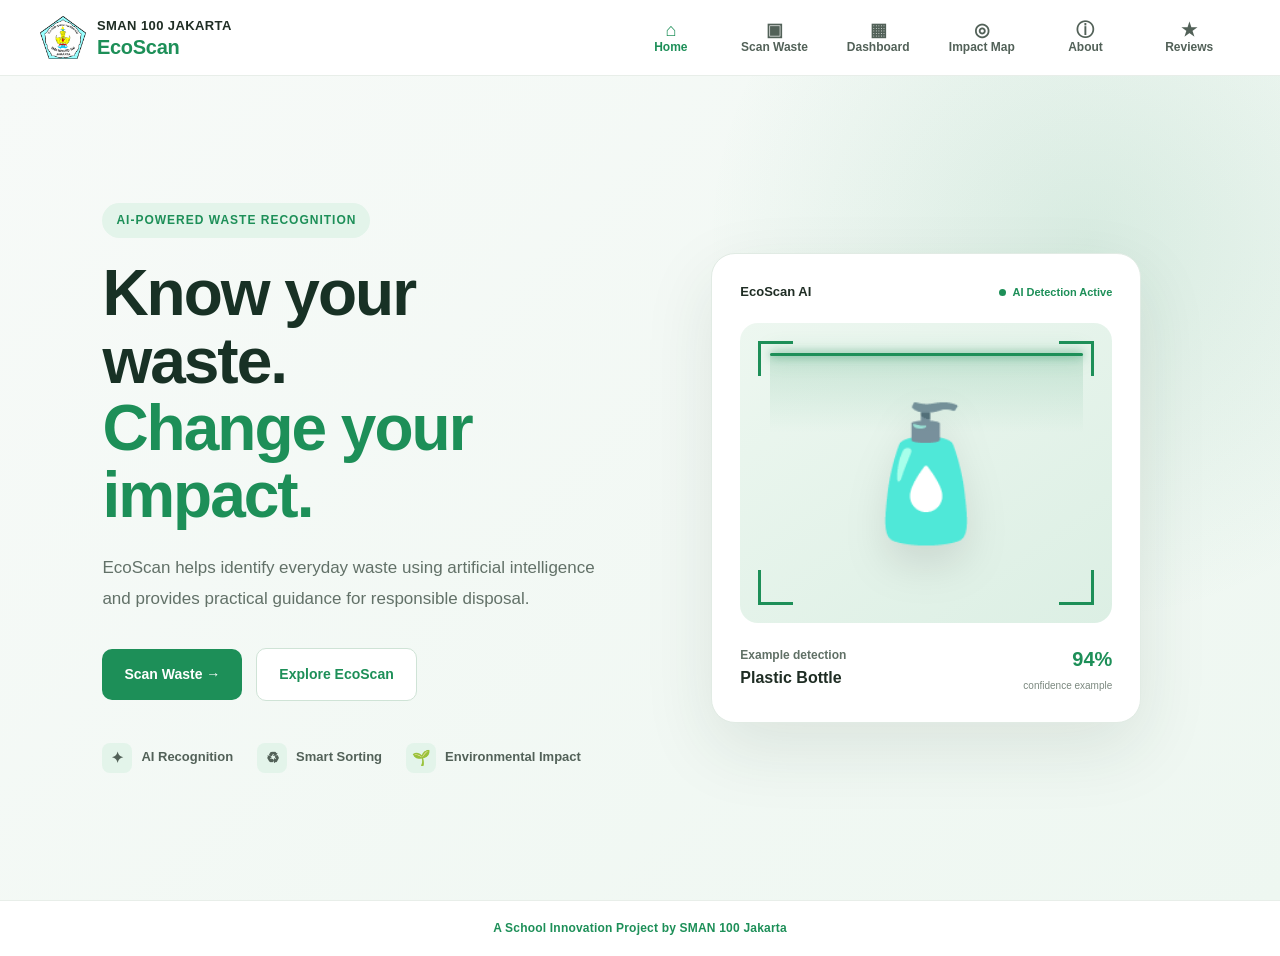
<file: index.html>
<!DOCTYPE html>
<html lang="en">

<head>

    <meta charset="UTF-8">

    <meta
        name="viewport"
        content="width=device-width, initial-scale=1.0"
    >

    <meta
        name="description"
        content="EcoScan is an AI-powered waste identification project by SMAN 100 Jakarta."
    >

    <link
        rel="icon"
        type="image/png"
        href="images/sman100-logo.png"
    >

    <link
        rel="stylesheet"
        href="css/style.css?v=20261013-reviews"
    >

    <title>
        EcoScan — SMAN 100 Jakarta
    </title>

</head>


<body>


    <!-- =====================================================
         NAVBAR
    ====================================================== -->

    <nav>

        <a
            href="index.html"
            class="brand"
        >

            <img
                src="images/sman100-logo.png"
                alt="SMAN 100 Jakarta Logo"
                class="school-logo"
                onerror="this.style.visibility='hidden';"
            >

            <div class="brand-text">

                <div class="school-name">
                    SMAN 100 JAKARTA
                </div>

                <div class="eco-name">
                    EcoScan
                </div>

            </div>

        </a>


        <ul class="nav-links">

            <li>
                <a
                    href="index.html"
                    class="active"
                >
                    Home
                </a>
            </li>

            <li>
                <a href="scan.html">
                    Scan Waste
                </a>
            </li>

            <li>
                <a href="dashboard.html">
                    Dashboard
                </a>
            </li>

            <li>
                <a href="map.html">
                    Impact Map
                </a>
            </li>

            <li>
                <a href="about.html">
                    About
                </a>
            </li>

            <li>
                <a href="reviews.html">
                    Reviews
                </a>
            </li>

        </ul>

    </nav>


    <!-- =====================================================
         MAIN
    ====================================================== -->

    <main>


        <!-- =================================================
             HERO
        ================================================== -->

        <section class="hero">

            <div class="hero-container">


                <!-- LEFT SIDE -->

                <div class="hero-content">


                    <div class="hero-badge">
                        AI-POWERED WASTE RECOGNITION
                    </div>


                    <h1>
                        Know your waste.
                        <br>
                        <span>
                            Change your impact.
                        </span>
                    </h1>


                    <p class="hero-description">
                        EcoScan helps identify everyday waste
                        using artificial intelligence and provides
                        practical guidance for responsible disposal.
                    </p>


                    <div class="hero-buttons">

                        <a
                            href="scan.html"
                            class="primary-button"
                        >
                            Scan Waste →
                        </a>

                        <a
                            href="about.html"
                            class="secondary-button"
                        >
                            Explore EcoScan
                        </a>

                    </div>


                    <div class="hero-features">


                        <div class="hero-feature">

                            <div class="hero-feature-icon">
                                ✦
                            </div>

                            <span>
                                AI Recognition
                            </span>

                        </div>


                        <div class="hero-feature">

                            <div class="hero-feature-icon">
                                ♻
                            </div>

                            <span>
                                Smart Sorting
                            </span>

                        </div>


                        <div class="hero-feature">

                            <div class="hero-feature-icon">
                                🌱
                            </div>

                            <span>
                                Environmental Impact
                            </span>

                        </div>


                    </div>

                </div>


                <!-- =================================================
                     RIGHT SCANNER
                ================================================== -->

                <div class="hero-visual">

                    <div class="scanner-card">


                        <div class="scanner-top">

                            <div class="scanner-title">
                                EcoScan AI
                            </div>

                            <div class="scanner-status">

                                <span class="status-dot"></span>

                                AI Detection Active

                            </div>

                        </div>


                        <div class="scanner-image">


                            <!-- SCANNING CORNERS -->

                            <div
                                class="scan-corner top-left"
                            ></div>

                            <div
                                class="scan-corner top-right"
                            ></div>

                            <div
                                class="scan-corner bottom-left"
                            ></div>

                            <div
                                class="scan-corner bottom-right"
                            ></div>


                            <!-- ANIMATED SCAN LINE -->

                            <div class="scan-line"></div>


                            <!-- GLOW EFFECT -->

                            <div class="scan-glow"></div>


                            <!-- OBJECT -->

                            <div class="scanner-object">
                                🧴
                            </div>


                        </div>


                        <div class="scanner-result">


                            <div>

                                <div class="scanner-label">
                                    Example detection
                                </div>

                                <div class="scanner-value">
                                    Plastic Bottle
                                </div>

                            </div>


                            <div class="confidence">

                                <div class="confidence-value">
                                    94%
                                </div>

                                <div class="confidence-label">
                                    confidence example
                                </div>

                            </div>


                        </div>


                    </div>

                </div>


            </div>

        </section>


        <!-- =================================================
             SCHOOL PROJECT
        ================================================== -->

        <div class="school-project">

            A School Innovation Project by
            SMAN 100 Jakarta

        </div>


    </main>


</body>

</html>
</file>
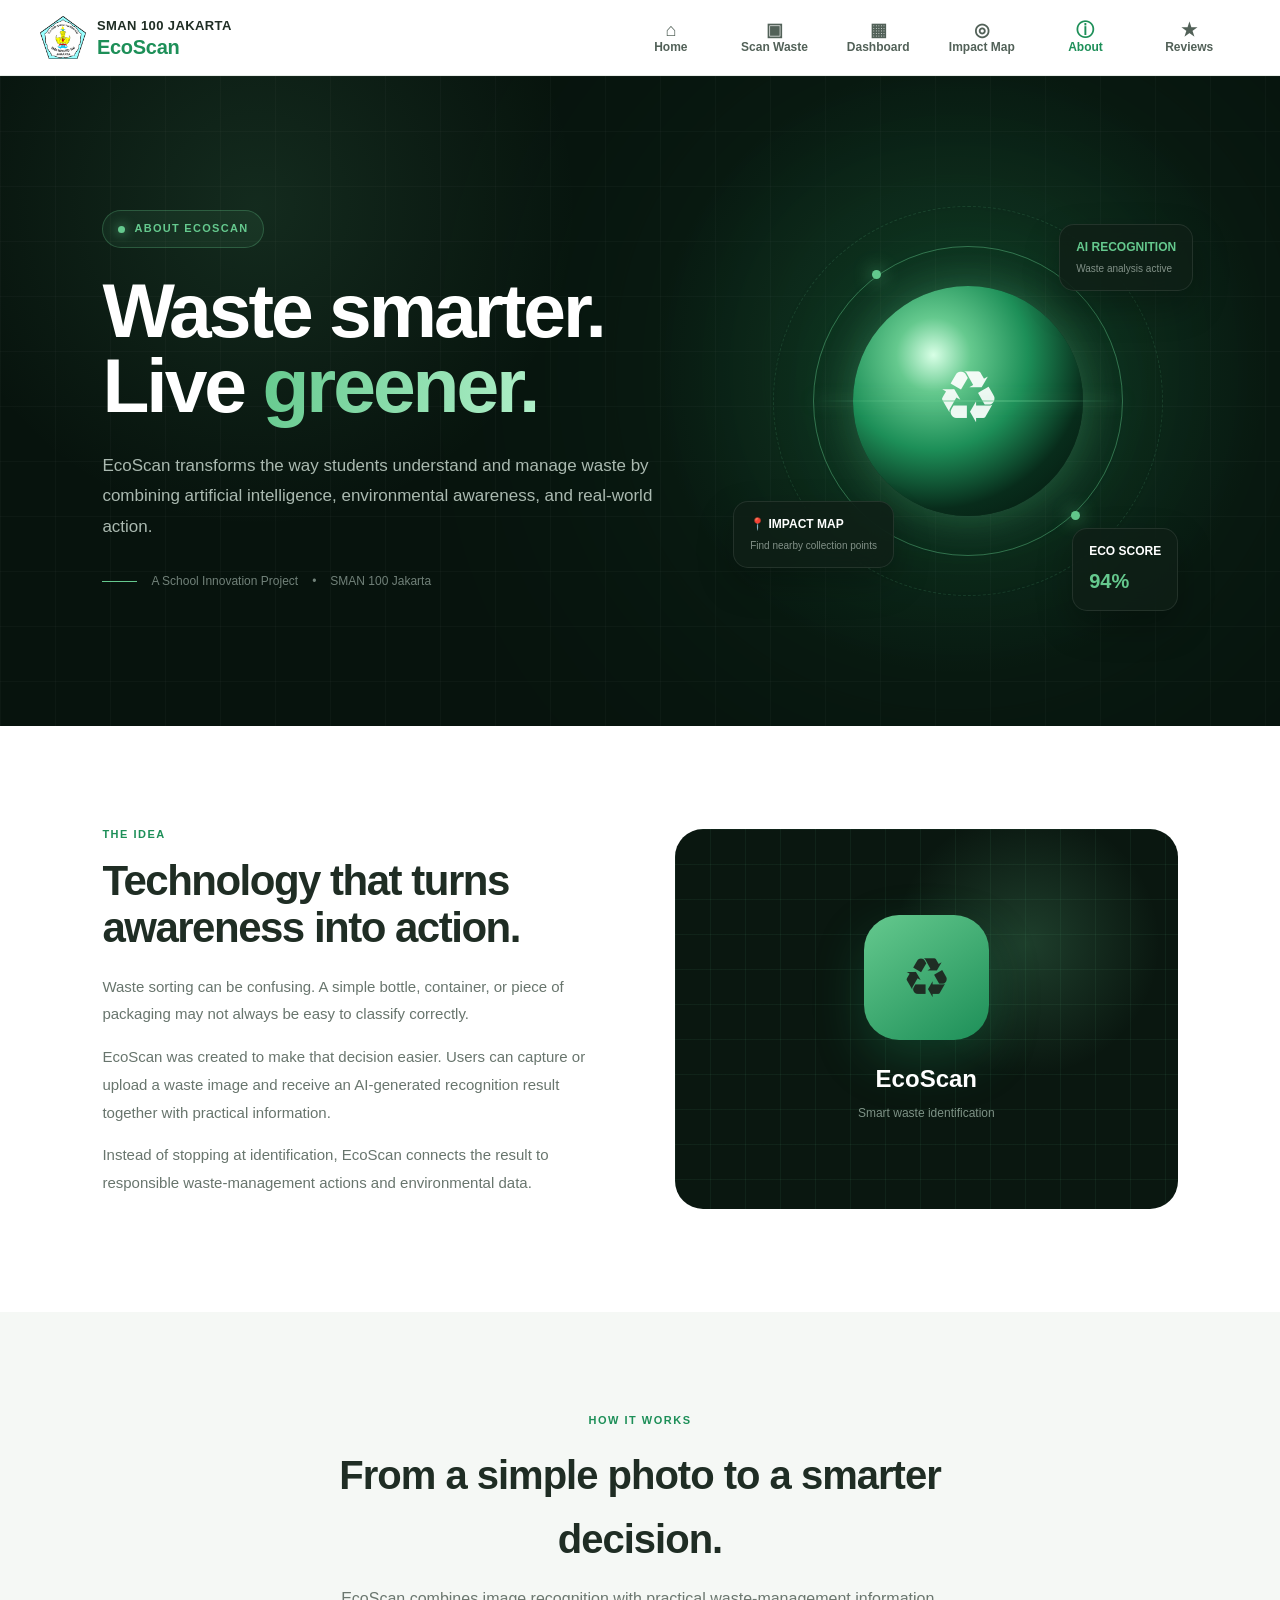
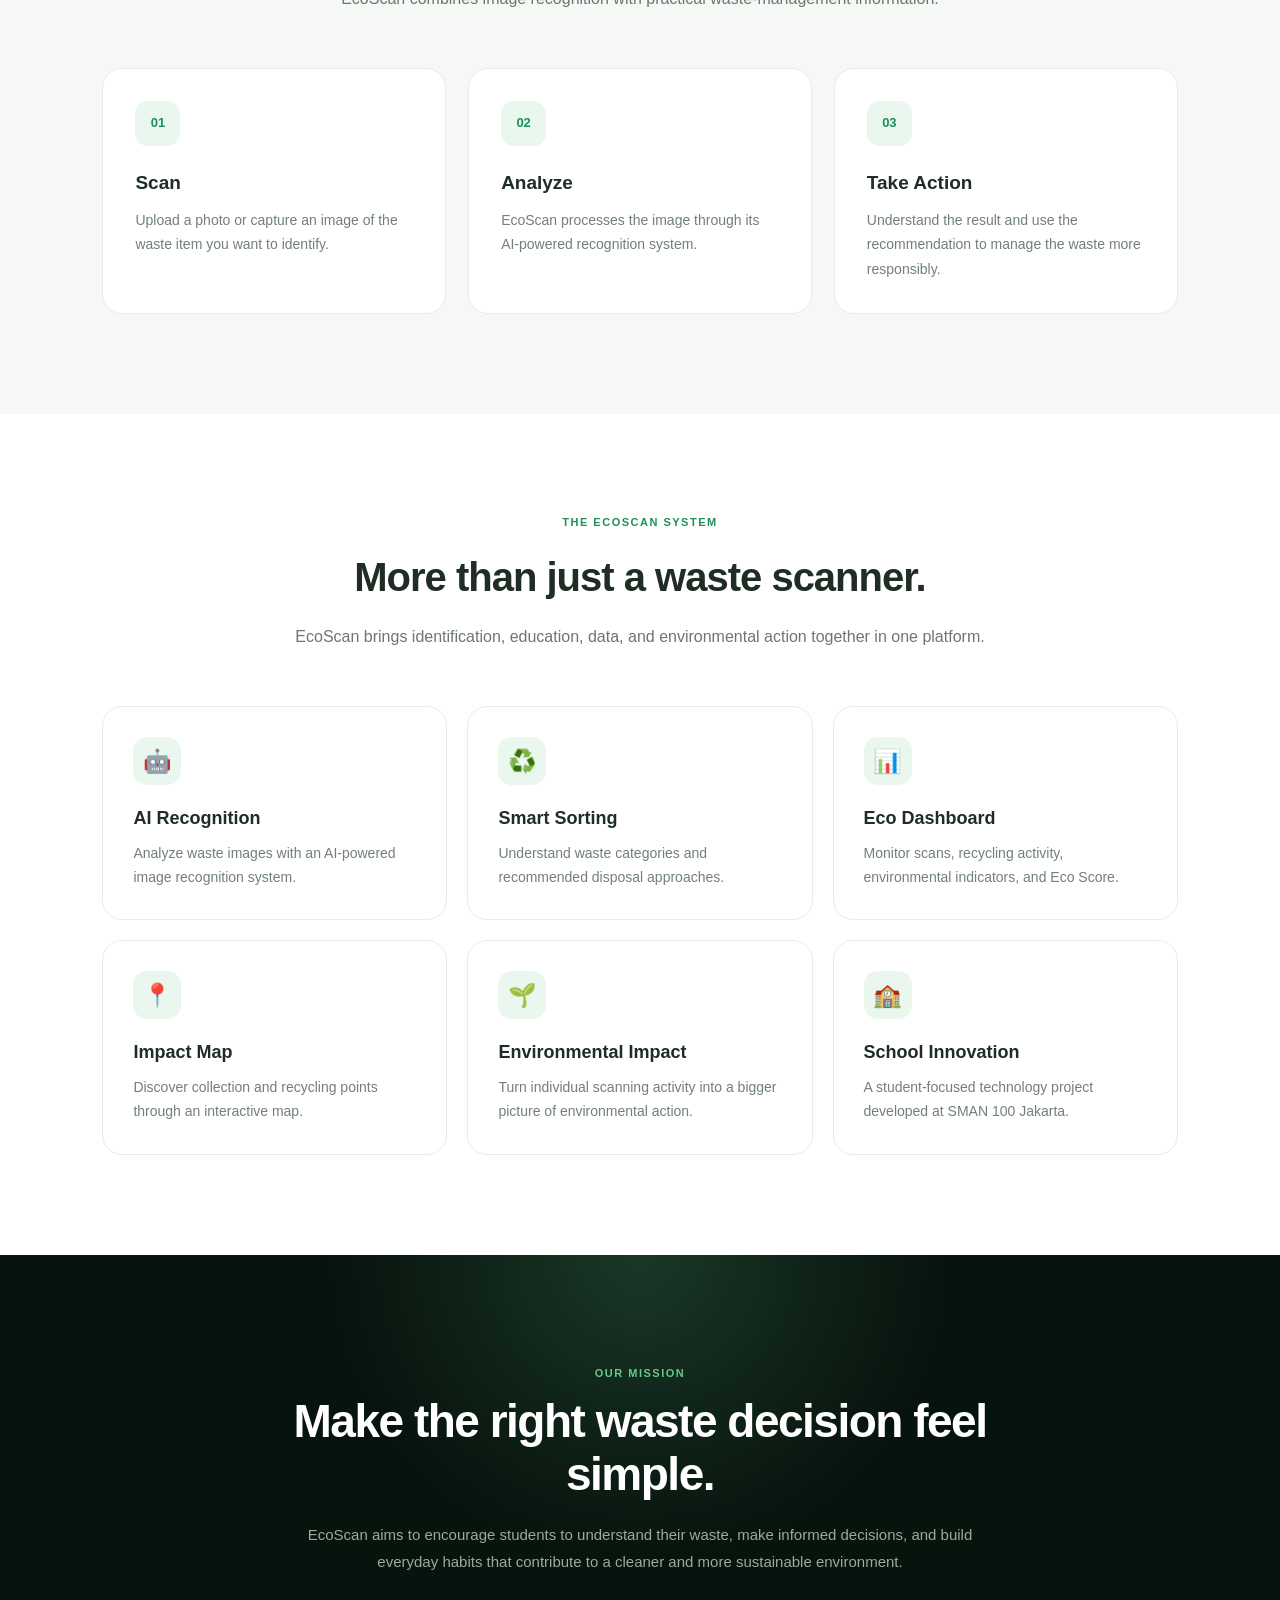
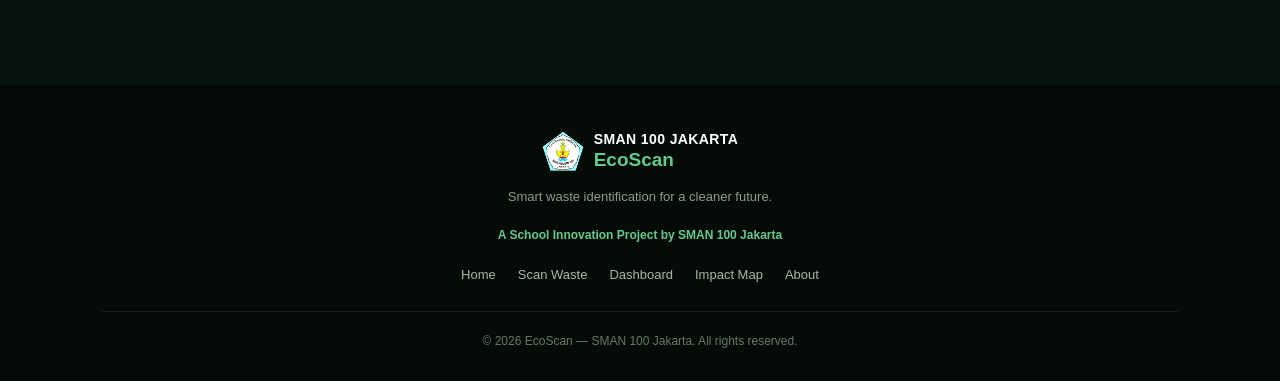
<file: about.html>
<!DOCTYPE html>
<html lang="en">

<head>

    <meta charset="UTF-8">

    <meta
        name="viewport"
        content="width=device-width, initial-scale=1.0"
    >

    <title>About — EcoScan</title>

    <link
        rel="icon"
        type="image/png"
        href="images/sman100-logo.png"
    >

    <!-- GLOBAL STYLE -->
    <link
        rel="stylesheet"
        href="css/style.css?v=20261013-reviews"
    >

    <style>

        /* =====================================================
           ABOUT PAGE
           ===================================================== */

        .about-page {
            background: #f5f8f5;
            color: #1f2d24;
        }


        /* =====================================================
           HERO
           ===================================================== */

        .about-hero {
            position: relative;
            min-height: 650px;
            overflow: hidden;
            background:
                radial-gradient(
                    circle at 75% 45%,
                    rgba(54, 194, 117, 0.18),
                    transparent 30%
                ),
                radial-gradient(
                    circle at 20% 20%,
                    rgba(109, 214, 151, 0.12),
                    transparent 28%
                ),
                #07130d;
            display: flex;
            align-items: center;
            padding: 90px 8%;
        }


        /* Decorative grid */

        .about-hero::before {
            content: "";
            position: absolute;
            inset: 0;
            background-image:
                linear-gradient(
                    rgba(255,255,255,0.025) 1px,
                    transparent 1px
                ),
                linear-gradient(
                    90deg,
                    rgba(255,255,255,0.025) 1px,
                    transparent 1px
                );
            background-size: 55px 55px;
            pointer-events: none;
        }


        .hero-glow {
            position: absolute;
            width: 520px;
            height: 520px;
            border-radius: 50%;
            background: #2fc978;
            filter: blur(150px);
            opacity: 0.12;
            right: 5%;
            top: 5%;
        }


        .about-hero-content {
            position: relative;
            z-index: 5;
            width: 52%;
            max-width: 650px;
        }


        .about-badge {
            display: inline-flex;
            align-items: center;
            gap: 9px;
            padding: 9px 15px;
            border: 1px solid
                rgba(101, 201, 142, 0.28);
            border-radius: 50px;
            background:
                rgba(101, 201, 142, 0.08);
            color: #65c98e;
            font-size: 11px;
            font-weight: 800;
            letter-spacing: 1.3px;
            margin-bottom: 25px;
        }


        .badge-dot {
            width: 7px;
            height: 7px;
            border-radius: 50%;
            background: #65c98e;
            box-shadow:
                0 0 12px #65c98e;
        }


        .about-hero h1 {
            font-size: clamp(
                48px,
                6vw,
                82px
            );
            line-height: 0.98;
            letter-spacing: -3px;
            color: #ffffff;
            margin-bottom: 27px;
        }


        .about-hero h1 span {
            background:
                linear-gradient(
                    100deg,
                    #65c98e,
                    #b0f0c9
                );
            -webkit-background-clip: text;
            background-clip: text;
            color: transparent;
        }


        .about-hero-description {
            max-width: 570px;
            color: #aab9b0;
            font-size: 17px;
            line-height: 1.8;
            margin-bottom: 30px;
        }


        .hero-meta {
            display: flex;
            align-items: center;
            gap: 14px;
            color: #718179;
            font-size: 12px;
        }


        .hero-meta-line {
            width: 35px;
            height: 1px;
            background: #65c98e;
        }


        /* =====================================================
           HERO AI VISUAL
           ===================================================== */

        .about-hero-visual {
            position: absolute;
            right: 6%;
            top: 50%;
            transform: translateY(-50%);
            width: 470px;
            height: 470px;
            z-index: 3;
        }


        .orb {
            position: absolute;
            width: 230px;
            height: 230px;
            border-radius: 50%;
            left: 50%;
            top: 50%;
            transform:
                translate(-50%, -50%);
            background:
                radial-gradient(
                    circle at 35% 30%,
                    #d8ffe6 0%,
                    #65c98e 17%,
                    #1d8f58 43%,
                    #082c1b 70%,
                    #04130b 100%
                );
            box-shadow:
                0 0 40px
                    rgba(101, 201, 142, 0.28),
                0 0 100px
                    rgba(45, 201, 120, 0.12);
            animation:
                orbFloat 5s ease-in-out infinite;
        }


        .orb::after {
            content: "♻";
            position: absolute;
            left: 50%;
            top: 50%;
            transform:
                translate(-50%, -53%);
            font-size: 72px;
            color: rgba(255,255,255,0.92);
            font-weight: 300;
        }


        .scan-ring {
            position: absolute;
            width: 310px;
            height: 310px;
            left: 50%;
            top: 50%;
            transform:
                translate(-50%, -50%);
            border: 1px solid
                rgba(101, 201, 142, 0.45);
            border-radius: 50%;
            animation:
                rotateRing 12s linear infinite;
        }


        .scan-ring::before,
        .scan-ring::after {
            content: "";
            position: absolute;
            width: 9px;
            height: 9px;
            border-radius: 50%;
            background: #65c98e;
            box-shadow:
                0 0 18px #65c98e;
        }


        .scan-ring::before {
            top: 23px;
            left: 58px;
        }


        .scan-ring::after {
            bottom: 35px;
            right: 42px;
        }


        .scan-ring-two {
            position: absolute;
            width: 390px;
            height: 390px;
            left: 50%;
            top: 50%;
            transform:
                translate(-50%, -50%);
            border: 1px dashed
                rgba(101, 201, 142, 0.16);
            border-radius: 50%;
            animation:
                rotateRingReverse 18s linear infinite;
        }


        .scan-line {
            position: absolute;
            width: 310px;
            height: 1px;
            left: 50%;
            top: 50%;
            transform:
                translate(-50%, -50%);
            background:
                linear-gradient(
                    90deg,
                    transparent,
                    #65c98e,
                    transparent
                );
            box-shadow:
                0 0 15px
                rgba(101, 201, 142, 0.7);
            animation:
                scanMove 3.5s ease-in-out infinite;
        }


        /* =====================================================
           FLOATING INFO CARDS
           ===================================================== */

        .floating-card {
            position: absolute;
            background:
                rgba(15, 31, 23, 0.82);
            border: 1px solid
                rgba(255,255,255,0.09);
            backdrop-filter: blur(15px);
            -webkit-backdrop-filter: blur(15px);
            border-radius: 15px;
            padding: 13px 16px;
            box-shadow:
                0 15px 35px
                rgba(0,0,0,0.25);
        }


        .floating-card-title {
            color: #ffffff;
            font-size: 12px;
            font-weight: 800;
            margin-bottom: 4px;
        }


        .floating-card-text {
            color: #829188;
            font-size: 10px;
        }


        .card-ai {
            top: 58px;
            right: 10px;
            animation:
                cardFloat 4s ease-in-out infinite;
        }


        .card-ai .floating-card-title {
            color: #65c98e;
        }


        .card-location {
            bottom: 68px;
            left: 0;
            animation:
                cardFloat 5s ease-in-out infinite 0.5s;
        }


        .card-location .floating-card-title {
            color: #ffffff;
        }


        .card-score {
            bottom: 25px;
            right: 25px;
            animation:
                cardFloat 4.5s ease-in-out infinite 1s;
        }


        .score-value {
            color: #65c98e;
            font-size: 20px;
            font-weight: 800;
        }


        /* =====================================================
           PROJECT INTRO
           ===================================================== */

        .project-section {
            padding: 100px 8%;
            background: #ffffff;
        }


        .project-container {
            max-width: 1120px;
            margin: auto;
            display: grid;
            grid-template-columns:
                1fr 1fr;
            gap: 70px;
            align-items: center;
        }


        .section-label {
            color: #1d8f58;
            font-size: 11px;
            font-weight: 800;
            letter-spacing: 1.5px;
            margin-bottom: 13px;
        }


        .project-content h2 {
            font-size: 42px;
            line-height: 1.12;
            letter-spacing: -1.5px;
            margin-bottom: 22px;
        }


        .project-content p {
            color: #68756d;
            line-height: 1.85;
            font-size: 15px;
            margin-bottom: 15px;
        }


        .project-visual {
            position: relative;
            min-height: 380px;
            border-radius: 28px;
            overflow: hidden;
            background:
                radial-gradient(
                    circle at 70% 30%,
                    rgba(101,201,142,0.22),
                    transparent 30%
                ),
                #0a1710;
            display: flex;
            align-items: center;
            justify-content: center;
        }


        .visual-grid {
            position: absolute;
            inset: 0;
            background-image:
                linear-gradient(
                    rgba(101,201,142,0.07) 1px,
                    transparent 1px
                ),
                linear-gradient(
                    90deg,
                    rgba(101,201,142,0.07) 1px,
                    transparent 1px
                );
            background-size: 35px 35px;
        }


        .visual-main {
            position: relative;
            z-index: 2;
            text-align: center;
        }


        .visual-main-icon {
            width: 125px;
            height: 125px;
            border-radius: 35px;
            margin: auto auto 20px;
            background:
                linear-gradient(
                    145deg,
                    #65c98e,
                    #1d8f58
                );
            display: flex;
            align-items: center;
            justify-content: center;
            font-size: 55px;
            box-shadow:
                0 20px 50px
                rgba(29,143,88,0.3);
        }


        .visual-main h3 {
            color: #ffffff;
            font-size: 24px;
            margin-bottom: 5px;
        }


        .visual-main p {
            color: #7e9286;
            font-size: 12px;
        }


        /* =====================================================
           HOW IT WORKS
           ===================================================== */

        .how-section {
            padding: 100px 8%;
            background: #f5f8f5;
        }


        .section-heading {
            max-width: 700px;
            margin:
                0 auto 55px;
            text-align: center;
        }


        .section-heading h2 {
            font-size: 40px;
            letter-spacing: -1px;
            margin-bottom: 14px;
        }


        .section-heading p {
            color: #6b776f;
            line-height: 1.75;
        }


        .steps-grid {
            max-width: 1120px;
            margin: auto;
            display: grid;
            grid-template-columns:
                repeat(3, 1fr);
            gap: 22px;
        }


        .step-card {
            position: relative;
            background: #ffffff;
            padding: 32px;
            border-radius: 20px;
            border: 1px solid #e7ece8;
            transition:
                transform 0.25s ease,
                box-shadow 0.25s ease;
        }


        .step-card:hover {
            transform: translateY(-7px);
            box-shadow:
                0 20px 45px
                rgba(30,60,40,0.08);
        }


        .step-number {
            width: 45px;
            height: 45px;
            border-radius: 13px;
            background: #e9f7ef;
            color: #1d8f58;
            display: flex;
            align-items: center;
            justify-content: center;
            font-size: 13px;
            font-weight: 800;
            margin-bottom: 22px;
        }


        .step-card h3 {
            font-size: 19px;
            margin-bottom: 10px;
        }


        .step-card p {
            color: #718078;
            font-size: 14px;
            line-height: 1.75;
        }


        /* =====================================================
           FEATURES
           ===================================================== */

        .features-section {
            padding: 100px 8%;
            background: #ffffff;
        }


        .features-grid {
            max-width: 1120px;
            margin: auto;
            display: grid;
            grid-template-columns:
                repeat(3, 1fr);
            gap: 20px;
        }


        .feature-card {
            padding: 30px;
            border: 1px solid #e7ece8;
            border-radius: 20px;
            transition:
                transform 0.25s ease,
                border-color 0.25s ease;
        }


        .feature-card:hover {
            transform: translateY(-5px);
            border-color: #bde5cc;
        }


        .feature-icon {
            width: 48px;
            height: 48px;
            border-radius: 14px;
            background: #e9f7ef;
            display: flex;
            align-items: center;
            justify-content: center;
            font-size: 23px;
            margin-bottom: 19px;
        }


        .feature-card h3 {
            font-size: 18px;
            margin-bottom: 9px;
        }


        .feature-card p {
            color: #718078;
            font-size: 14px;
            line-height: 1.7;
        }


        /* =====================================================
           MISSION
           ===================================================== */

        .mission-section {
            position: relative;
            overflow: hidden;
            padding: 110px 8%;
            text-align: center;
            background:
                radial-gradient(
                    circle at 50% 0%,
                    rgba(101,201,142,0.2),
                    transparent 40%
                ),
                #07130d;
        }


        .mission-section .section-label {
            color: #65c98e;
        }


        .mission-section h2 {
            position: relative;
            max-width: 800px;
            margin: 0 auto 20px;
            color: #ffffff;
            font-size: 46px;
            line-height: 1.15;
            letter-spacing: -1.5px;
        }


        .mission-section p {
            position: relative;
            max-width: 700px;
            margin: auto;
            color: #9aaba0;
            line-height: 1.8;
            font-size: 15px;
        }


        /* =====================================================
           FOOTER
           ===================================================== */

        .about-footer {
            background: #050c08;
            color: #ffffff;
            padding: 45px 8% 30px;
            text-align: center;
        }


        .footer-logo {
            display: flex;
            align-items: center;
            justify-content: center;
            gap: 10px;
            margin-bottom: 15px;
        }


        .footer-school-logo {
            width: 42px;
            height: 42px;
            object-fit: contain;
        }


        .footer-logo div {
            display: flex;
            flex-direction: column;
            text-align: left;
            line-height: 1.1;
        }


        .footer-logo strong {
            font-size: 14px;
            color: #ffffff;
            font-weight: 800;
            letter-spacing: 0.4px;
        }


        .footer-logo span {
            font-size: 19px;
            font-weight: 800;
            color: #65c98e;
            margin-top: 3px;
        }


        .footer-description {
            color: #8c9a92;
            font-size: 13px;
            margin-bottom: 18px;
        }


        .footer-project {
            color: #65c98e;
            font-size: 12px;
            font-weight: 600;
            margin-bottom: 20px;
        }


        .footer-links {
            display: flex;
            justify-content: center;
            gap: 22px;
            margin-bottom: 25px;
        }


        .footer-links a {
            color: #a9b4ad;
            text-decoration: none;
            font-size: 13px;
        }


        .footer-links a:hover {
            color: #65c98e;
        }


        .footer-copy {
            padding-top: 20px;
            border-top: 1px solid
                rgba(255,255,255,0.08);
            color: #68756d;
            font-size: 12px;
        }


        /* =====================================================
           ANIMATIONS
           ===================================================== */

        @keyframes orbFloat {

            0%,
            100% {
                transform:
                    translate(-50%, -50%)
                    scale(1);
            }

            50% {
                transform:
                    translate(-50%, -54%)
                    scale(1.04);
            }

        }


        @keyframes rotateRing {

            from {
                transform:
                    translate(-50%, -50%)
                    rotate(0deg);
            }

            to {
                transform:
                    translate(-50%, -50%)
                    rotate(360deg);
            }

        }


        @keyframes rotateRingReverse {

            from {
                transform:
                    translate(-50%, -50%)
                    rotate(360deg);
            }

            to {
                transform:
                    translate(-50%, -50%)
                    rotate(0deg);
            }

        }


        @keyframes scanMove {

            0%,
            100% {
                transform:
                    translate(-50%, -95px);
                opacity: 0.15;
            }

            50% {
                transform:
                    translate(-50%, 95px);
                opacity: 1;
            }

        }


        @keyframes cardFloat {

            0%,
            100% {
                transform:
                    translateY(0);
            }

            50% {
                transform:
                    translateY(-8px);
            }

        }


        /* =====================================================
           RESPONSIVE
           ===================================================== */

        @media (max-width: 1050px) {

            .about-hero-visual {
                right: -50px;
                opacity: 0.65;
            }

            .about-hero-content {
                width: 65%;
            }

        }


        @media (max-width: 850px) {

            .about-hero {
                min-height: auto;
                flex-direction: column;
                align-items: stretch;
                padding:
                    80px 6%;
            }

            .about-hero-content {
                width: 100%;
                max-width: 650px;
            }

            .about-hero-visual {
                position: relative;
                right: auto;
                top: auto;
                transform: none;
                width: 100%;
                max-width: 430px;
                height: 430px;
                margin:
                    55px auto 0;
                opacity: 1;
            }

            .project-container {
                grid-template-columns: 1fr;
            }

            .steps-grid,
            .features-grid {
                grid-template-columns: 1fr;
            }

        }


        @media (max-width: 600px) {

            .about-hero {
                padding:
                    65px 5%;
            }

            .about-hero h1 {
                font-size: 48px;
                letter-spacing: -2px;
            }

            .about-hero-description {
                font-size: 15px;
            }

            .about-hero-visual {
                height: 340px;
                transform: none;
                margin: 32px auto 0;
            }

            .project-section,
            .how-section,
            .features-section,
            .mission-section {
                padding:
                    70px 5%;
            }

            .project-content h2,
            .section-heading h2 {
                font-size: 31px;
            }

            .mission-section h2 {
                font-size: 34px;
            }

            .footer-links {
                flex-wrap: wrap;
                gap: 15px;
            }

        }

    </style>

</head>


<body>


    <!-- =====================================================
         NAVIGATION
         ===================================================== -->

    <nav>

        <a
            href="index.html"
            class="brand"
        >

            <img
                src="images/sman100-logo.png"
                alt="SMAN 100 Jakarta Logo"
                class="school-logo"
                onerror="this.style.visibility='hidden';"
            >

            <div class="brand-text">

                <div class="school-name">
                    SMAN 100 JAKARTA
                </div>

                <div class="eco-name">
                    EcoScan
                </div>

            </div>

        </a>


        <ul class="nav-links">

            <li>
                <a href="index.html">
                    Home
                </a>
            </li>

            <li>
                <a href="scan.html">
                    Scan Waste
                </a>
            </li>

            <li>
                <a href="dashboard.html">
                    Dashboard
                </a>
            </li>

            <li>
                <a href="map.html">
                    Impact Map
                </a>
            </li>

            <li>
                <a
                    href="about.html"
                    class="active"
                >
                    About
                </a>
            </li>

            <li>
                <a href="reviews.html">
                    Reviews
                </a>
            </li>

        </ul>

    </nav>



    <!-- =====================================================
         MAIN
         ===================================================== -->

    <main class="about-page">


        <!-- =================================================
             HERO
             ================================================= -->

        <section class="about-hero">

            <div class="hero-glow"></div>


            <div class="about-hero-content">

                <div class="about-badge">

                    <span class="badge-dot"></span>

                    ABOUT ECOSCAN

                </div>


                <h1>

                    Waste smarter.
                    <br>

                    Live <span>greener.</span>

                </h1>


                <p class="about-hero-description">

                    EcoScan transforms the way students
                    understand and manage waste by combining
                    artificial intelligence, environmental
                    awareness, and real-world action.

                </p>


                <div class="hero-meta">

                    <span class="hero-meta-line"></span>

                    A School Innovation Project

                    <span>•</span>

                    SMAN 100 Jakarta

                </div>

            </div>



            <!-- =============================================
                 AI VISUAL
                 ============================================= -->

            <div class="about-hero-visual">

                <div class="scan-ring-two"></div>

                <div class="scan-ring"></div>

                <div class="scan-line"></div>

                <div class="orb"></div>


                <!-- AI CARD -->

                <div class="floating-card card-ai">

                    <div class="floating-card-title">
                        AI RECOGNITION
                    </div>

                    <div class="floating-card-text">
                        Waste analysis active
                    </div>

                </div>


                <!-- LOCATION CARD -->

                <div class="floating-card card-location">

                    <div class="floating-card-title">
                        📍 IMPACT MAP
                    </div>

                    <div class="floating-card-text">
                        Find nearby collection points
                    </div>

                </div>


                <!-- SCORE CARD -->

                <div class="floating-card card-score">

                    <div class="floating-card-title">
                        ECO SCORE
                    </div>

                    <div class="score-value">
                        94%
                    </div>

                </div>

            </div>

        </section>



        <!-- =================================================
             PROJECT
             ================================================= -->

        <section class="project-section">

            <div class="project-container">


                <div class="project-content">

                    <div class="section-label">
                        THE IDEA
                    </div>

                    <h2>
                        Technology that turns awareness into action.
                    </h2>


                    <p>
                        Waste sorting can be confusing.
                        A simple bottle, container, or piece
                        of packaging may not always be easy
                        to classify correctly.
                    </p>


                    <p>
                        EcoScan was created to make that
                        decision easier. Users can capture
                        or upload a waste image and receive
                        an AI-generated recognition result
                        together with practical information.
                    </p>


                    <p>
                        Instead of stopping at identification,
                        EcoScan connects the result to
                        responsible waste-management actions
                        and environmental data.
                    </p>

                </div>



                <div class="project-visual">

                    <div class="visual-grid"></div>


                    <div class="visual-main">

                        <div class="visual-main-icon">
                            ♻
                        </div>

                        <h3>
                            EcoScan
                        </h3>

                        <p>
                            Smart waste identification
                        </p>

                    </div>

                </div>


            </div>

        </section>



        <!-- =================================================
             HOW IT WORKS
             ================================================= -->

        <section class="how-section">

            <div class="section-heading">

                <div class="section-label">
                    HOW IT WORKS
                </div>

                <h2>
                    From a simple photo to a smarter decision.
                </h2>

                <p>
                    EcoScan combines image recognition with
                    practical waste-management information.
                </p>

            </div>



            <div class="steps-grid">


                <div class="step-card">

                    <div class="step-number">
                        01
                    </div>

                    <h3>
                        Scan
                    </h3>

                    <p>
                        Upload a photo or capture an image
                        of the waste item you want to identify.
                    </p>

                </div>



                <div class="step-card">

                    <div class="step-number">
                        02
                    </div>

                    <h3>
                        Analyze
                    </h3>

                    <p>
                        EcoScan processes the image through
                        its AI-powered recognition system.
                    </p>

                </div>



                <div class="step-card">

                    <div class="step-number">
                        03
                    </div>

                    <h3>
                        Take Action
                    </h3>

                    <p>
                        Understand the result and use the
                        recommendation to manage the waste
                        more responsibly.
                    </p>

                </div>


            </div>

        </section>



        <!-- =================================================
             FEATURES
             ================================================= -->

        <section class="features-section">

            <div class="section-heading">

                <div class="section-label">
                    THE ECOSCAN SYSTEM
                </div>

                <h2>
                    More than just a waste scanner.
                </h2>

                <p>
                    EcoScan brings identification,
                    education, data, and environmental
                    action together in one platform.
                </p>

            </div>



            <div class="features-grid">


                <div class="feature-card">

                    <div class="feature-icon">
                        🤖
                    </div>

                    <h3>
                        AI Recognition
                    </h3>

                    <p>
                        Analyze waste images with an
                        AI-powered image recognition system.
                    </p>

                </div>



                <div class="feature-card">

                    <div class="feature-icon">
                        ♻️
                    </div>

                    <h3>
                        Smart Sorting
                    </h3>

                    <p>
                        Understand waste categories and
                        recommended disposal approaches.
                    </p>

                </div>



                <div class="feature-card">

                    <div class="feature-icon">
                        📊
                    </div>

                    <h3>
                        Eco Dashboard
                    </h3>

                    <p>
                        Monitor scans, recycling activity,
                        environmental indicators, and Eco Score.
                    </p>

                </div>



                <div class="feature-card">

                    <div class="feature-icon">
                        📍
                    </div>

                    <h3>
                        Impact Map
                    </h3>

                    <p>
                        Discover collection and recycling
                        points through an interactive map.
                    </p>

                </div>



                <div class="feature-card">

                    <div class="feature-icon">
                        🌱
                    </div>

                    <h3>
                        Environmental Impact
                    </h3>

                    <p>
                        Turn individual scanning activity
                        into a bigger picture of environmental action.
                    </p>

                </div>



                <div class="feature-card">

                    <div class="feature-icon">
                        🏫
                    </div>

                    <h3>
                        School Innovation
                    </h3>

                    <p>
                        A student-focused technology project
                        developed at SMAN 100 Jakarta.
                    </p>

                </div>


            </div>

        </section>



        <!-- =================================================
             MISSION
             ================================================= -->

        <section class="mission-section">

            <div class="section-label">
                OUR MISSION
            </div>


            <h2>
                Make the right waste decision
                feel simple.
            </h2>


            <p>
                EcoScan aims to encourage students to
                understand their waste, make informed
                decisions, and build everyday habits that
                contribute to a cleaner and more sustainable
                environment.
            </p>

        </section>


    </main>



    <!-- =====================================================
         FOOTER
         ===================================================== -->

    <footer class="about-footer">


        <div class="footer-logo">

            <img
                src="images/sman100-logo.png"
                alt="SMAN 100 Jakarta Logo"
                class="footer-school-logo"
                onerror="this.style.visibility='hidden';"
            >

            <div>

                <strong>
                    SMAN 100 JAKARTA
                </strong>

                <span>
                    EcoScan
                </span>

            </div>

        </div>


        <p class="footer-description">
            Smart waste identification for a cleaner future.
        </p>


        <p class="footer-project">
            A School Innovation Project by SMAN 100 Jakarta
        </p>


        <div class="footer-links">

            <a href="index.html">
                Home
            </a>

            <a href="scan.html">
                Scan Waste
            </a>

            <a href="dashboard.html">
                Dashboard
            </a>

            <a href="map.html">
                Impact Map
            </a>

            <a href="about.html">
                About
            </a>

        </div>


        <div class="footer-copy">

            ©
            <span id="currentYear"></span>
            EcoScan — SMAN 100 Jakarta.
            All rights reserved.

        </div>


    </footer>



    <!-- =====================================================
         SCRIPT
         ===================================================== -->

    <script>

        document.getElementById(
            "currentYear"
        ).textContent =
            new Date().getFullYear();

    </script>


</body>

</html>
</file>
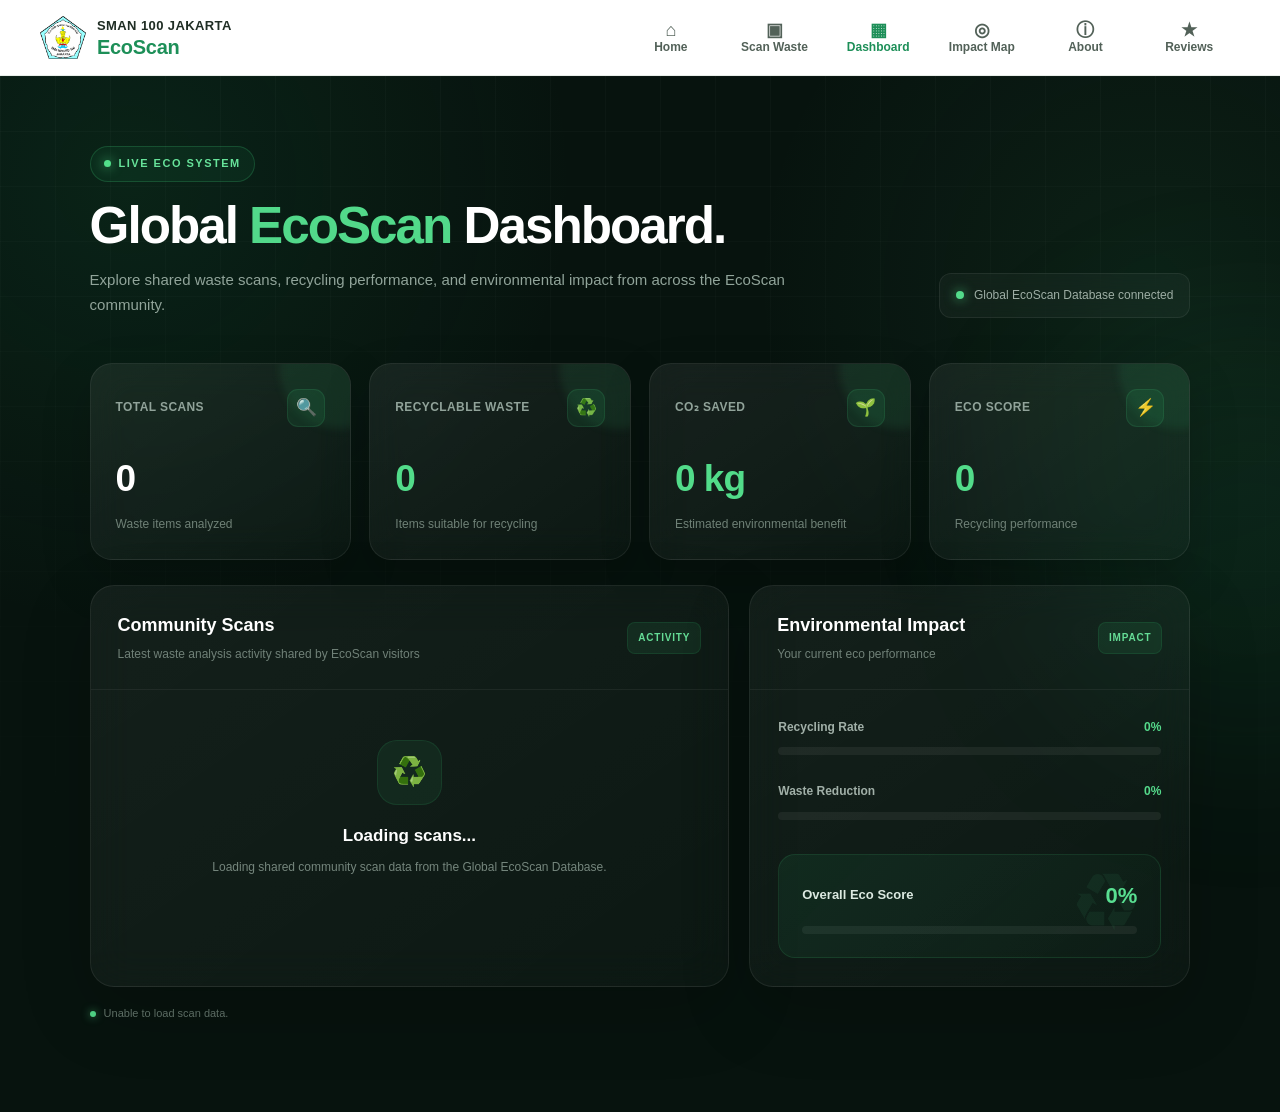
<file: dashboard.html>
<!DOCTYPE html>
<html lang="en">

<head>

    <meta charset="UTF-8">

    <meta
        name="viewport"
        content="width=device-width, initial-scale=1.0"
    >

    <title>Dashboard — EcoScan</title>

    <link
        rel="icon"
        type="image/png"
        href="images/sman100-logo.png"
    >

    <link
        rel="stylesheet"
        href="css/style.css?v=20261013-reviews"
    >

    <style>

        /* =====================================================
           DASHBOARD
           ===================================================== */

        .dashboard-page {

            min-height: 100vh;

            position: relative;

            overflow: hidden;

            background:
                radial-gradient(
                    circle at 10% 10%,
                    rgba(29,143,88,.13),
                    transparent 30%
                ),
                radial-gradient(
                    circle at 90% 20%,
                    rgba(67,190,120,.08),
                    transparent 28%
                ),
                #07130e;

            padding:
                70px 7%
                90px;

        }


        /* =====================================================
           BACKGROUND GRID
           ===================================================== */

        .dashboard-page::before {

            content: "";

            position: absolute;

            inset: 0;

            background-image:
                linear-gradient(
                    rgba(255,255,255,.025) 1px,
                    transparent 1px
                ),
                linear-gradient(
                    90deg,
                    rgba(255,255,255,.025) 1px,
                    transparent 1px
                );

            background-size: 55px 55px;

            mask-image:
                linear-gradient(
                    to bottom,
                    black,
                    transparent 90%
                );

            pointer-events: none;

        }


        /* =====================================================
           AMBIENT GLOW
           ===================================================== */

        .dashboard-page::after {

            content: "";

            position: absolute;

            width: 420px;
            height: 420px;

            right: -180px;
            top: 250px;

            border-radius: 50%;

            background:
                rgba(29,143,88,.10);

            filter: blur(80px);

            pointer-events: none;

        }


        .dashboard-inner {

            position: relative;

            z-index: 2;

            max-width: 1450px;

            margin: auto;

        }


        /* =====================================================
           HEADER
           ===================================================== */

        .dashboard-header {

            display: flex;

            justify-content: space-between;

            align-items: flex-end;

            gap: 30px;

            margin-bottom: 45px;

        }


        .dashboard-title-wrap {

            max-width: 700px;

        }


        .dashboard-badge {

            display: inline-flex;

            align-items: center;

            gap: 8px;

            padding:
                8px 13px;

            border:
                1px solid
                rgba(70,220,130,.20);

            background:
                rgba(29,143,88,.10);

            border-radius: 999px;

            color:
                #67e39a;

            font-size: 11px;

            font-weight: 800;

            letter-spacing: 1.5px;

            margin-bottom: 18px;

        }


        .dashboard-badge-dot {

            width: 7px;
            height: 7px;

            border-radius: 50%;

            background: #52df8a;

            box-shadow:
                0 0 12px
                rgba(82,223,138,.9);

            animation:
                dashboardPulse
                2s infinite;

        }


        @keyframes dashboardPulse {

            0%,100% {
                opacity: 1;
                transform: scale(1);
            }

            50% {
                opacity: .45;
                transform: scale(.75);
            }

        }


        .dashboard-header h1 {

            margin: 0;

            color: #ffffff;

            font-size:
                clamp(34px, 4vw, 58px);

            line-height: 1.02;

            letter-spacing:
                -2px;

        }


        .dashboard-header h1 span {

            color: #52d98a;

        }


        .dashboard-header p {

            margin:
                15px 0 0;

            color:
                #91a49a;

            font-size: 15px;

            line-height: 1.7;

        }


        .database-status {

            display: flex;

            align-items: center;

            gap: 10px;

            padding:
                12px 16px;

            border-radius: 12px;

            border:
                1px solid
                rgba(255,255,255,.07);

            background:
                rgba(255,255,255,.035);

            color:
                #9eaea5;

            font-size: 12px;

            white-space: nowrap;

            backdrop-filter:
                blur(14px);

        }


        .database-status-dot {

            width: 8px;
            height: 8px;

            border-radius: 50%;

            background:
                #53db8b;

            box-shadow:
                0 0 12px
                rgba(83,219,139,.8);

        }


        /* =====================================================
           STATISTICS
           ===================================================== */

        .stats-grid {

            display: grid;

            grid-template-columns:
                repeat(4, 1fr);

            gap: 18px;

            margin-bottom: 25px;

        }


        .stat-card {

            position: relative;

            overflow: hidden;

            padding: 25px;

            min-height: 165px;

            border-radius: 22px;

            border:
                1px solid
                rgba(255,255,255,.075);

            background:
                linear-gradient(
                    145deg,
                    rgba(255,255,255,.065),
                    rgba(255,255,255,.025)
                );

            box-shadow:
                0 20px 50px
                rgba(0,0,0,.18);

            backdrop-filter:
                blur(18px);

            transition:
                transform .3s ease,
                border-color .3s ease,
                box-shadow .3s ease;

        }


        .stat-card:hover {

            transform:
                translateY(-5px);

            border-color:
                rgba(76,218,135,.25);

            box-shadow:
                0 25px 65px
                rgba(0,0,0,.28),
                0 0 35px
                rgba(29,143,88,.08);

        }


        .stat-card::before {

            content: "";

            position: absolute;

            width: 120px;
            height: 120px;

            right: -50px;
            top: -55px;

            border-radius: 50%;

            background:
                rgba(57,206,119,.09);

            filter:
                blur(4px);

        }


        .stat-top {

            display: flex;

            justify-content:
                space-between;

            align-items:
                center;

            margin-bottom: 22px;

        }


        .stat-card h3 {

            margin: 0;

            color:
                #91a39a;

            font-size: 12px;

            font-weight: 700;

            letter-spacing:
                .4px;

            text-transform:
                uppercase;

        }


        .stat-icon {

            width: 38px;
            height: 38px;

            display: flex;

            align-items:
                center;

            justify-content:
                center;

            border-radius: 11px;

            background:
                rgba(47,191,112,.11);

            border:
                1px solid
                rgba(74,214,132,.12);

            font-size: 17px;

        }


        .stat-value {

            color:
                #ffffff;

            font-size:
                clamp(28px, 3vw, 37px);

            font-weight: 800;

            letter-spacing:
                -1px;

        }


        .stat-value.green {

            color:
                #52dc8a;

        }


        .stat-description {

            margin-top: 7px;

            color:
                #6f8177;

            font-size: 12px;

        }


        /* =====================================================
           MAIN GRID
           ===================================================== */

        .dashboard-grid {

            display: grid;

            grid-template-columns:
                1.45fr 1fr;

            gap: 20px;

        }


        .dashboard-card {

            position: relative;

            overflow: hidden;

            border-radius: 24px;

            border:
                1px solid
                rgba(255,255,255,.075);

            background:
                linear-gradient(
                    145deg,
                    rgba(255,255,255,.055),
                    rgba(255,255,255,.022)
                );

            box-shadow:
                0 25px 70px
                rgba(0,0,0,.20);

            backdrop-filter:
                blur(20px);

        }


        .card-header {

            display: flex;

            justify-content:
                space-between;

            align-items:
                center;

            padding:
                25px 27px;

            border-bottom:
                1px solid
                rgba(255,255,255,.06);

        }


        .card-header-left h2 {

            margin: 0;

            color:
                #ffffff;

            font-size: 18px;

        }


        .card-header-left p {

            margin:
                5px 0 0;

            color:
                #708178;

            font-size: 12px;

        }


        .card-label {

            padding:
                7px 10px;

            border-radius: 8px;

            color:
                #65dc96;

            background:
                rgba(55,205,119,.09);

            border:
                1px solid
                rgba(55,205,119,.12);

            font-size: 10px;

            font-weight: 800;

            letter-spacing:
                .8px;

        }


        /* =====================================================
           SCAN LIST
           ===================================================== */

        #scanList {

            padding:
                5px 27px 18px;

        }


        .scan-item {

            display: flex;

            align-items:
                center;

            justify-content:
                space-between;

            gap: 15px;

            padding:
                18px 0;

            border-bottom:
                1px solid
                rgba(255,255,255,.055);

            transition:
                padding .2s ease;

        }


        .scan-item:last-child {

            border-bottom:
                none;

        }


        .scan-item:hover {

            padding-left: 5px;
            padding-right: 5px;

        }


        .scan-info {

            display: flex;

            align-items:
                center;

            gap: 13px;

            min-width: 0;

        }


        .scan-icon {

            flex-shrink: 0;

            width: 45px;
            height: 45px;

            display: flex;

            align-items:
                center;

            justify-content:
                center;

            border-radius: 13px;

            background:
                linear-gradient(
                    145deg,
                    rgba(45,197,113,.16),
                    rgba(45,197,113,.06)
                );

            border:
                1px solid
                rgba(70,220,135,.12);

            font-size: 19px;

        }


        .scan-name {

            color:
                #e9f1ed;

            font-size: 14px;

            font-weight: 700;

            white-space:
                nowrap;

            overflow:
                hidden;

            text-overflow:
                ellipsis;

            max-width: 300px;

        }


        .scan-date {

            margin-top: 5px;

            color:
                #65766d;

            font-size: 11px;

        }


        .scan-category {

            flex-shrink: 0;

            padding:
                7px 11px;

            border-radius: 999px;

            background:
                rgba(55,205,119,.09);

            border:
                1px solid
                rgba(55,205,119,.10);

            color:
                #58d88e;

            font-size: 10px;

            font-weight: 800;

        }


        /* =====================================================
           EMPTY STATE
           ===================================================== */

        .empty-state {

            text-align:
                center;

            padding:
                45px 20px;

        }


        .empty-icon {

            width: 65px;
            height: 65px;

            margin:
                0 auto 17px;

            display: flex;

            align-items:
                center;

            justify-content:
                center;

            border-radius: 20px;

            background:
                rgba(50,198,114,.08);

            border:
                1px solid
                rgba(50,198,114,.12);

            font-size: 28px;

        }


        .empty-state h3 {

            color:
                #ffffff;

            margin:
                0 0 8px;

            font-size: 17px;

        }


        .empty-state p {

            color:
                #75867d;

            font-size: 12px;

            line-height:
                1.7;

            max-width:
                430px;

            margin:
                0 auto 20px;

        }


        .scan-button {

            display:
                inline-flex;

            align-items:
                center;

            gap: 8px;

            background:
                #1d8f58;

            color:
                #ffffff;

            text-decoration:
                none;

            padding:
                12px 18px;

            border-radius:
                11px;

            font-size:
                12px;

            font-weight:
                800;

            box-shadow:
                0 10px 30px
                rgba(29,143,88,.22);

            transition:
                transform .2s ease,
                box-shadow .2s ease;

        }


        .scan-button:hover {

            transform:
                translateY(-2px);

            box-shadow:
                0 14px 35px
                rgba(29,143,88,.35);

        }


        /* =====================================================
           IMPACT
           ===================================================== */

        .impact-content {

            padding:
                28px;

        }


        .impact-item {

            margin-bottom:
                27px;

        }


        .impact-header {

            display: flex;

            justify-content:
                space-between;

            align-items:
                center;

            margin-bottom:
                10px;

        }


        .impact-title {

            color:
                #a1b0a8;

            font-size:
                12px;

            font-weight:
                700;

        }


        .impact-percent {

            color:
                #55da8b;

            font-size:
                12px;

            font-weight:
                800;

        }


        .progress-container {

            width:
                100%;

            height:
                8px;

            background:
                rgba(255,255,255,.06);

            border-radius:
                999px;

            overflow:
                hidden;

        }


        .progress-bar {

            height:
                100%;

            width:
                0%;

            border-radius:
                999px;

            background:
                linear-gradient(
                    90deg,
                    #1d8f58,
                    #55df8c
                );

            box-shadow:
                0 0 15px
                rgba(60,218,132,.28);

            transition:
                width 1.2s
                cubic-bezier(.22,1,.36,1);

        }


        /* =====================================================
           ECO SCORE
           ===================================================== */

        .eco-score-box {

            position:
                relative;

            overflow:
                hidden;

            margin-top:
                34px;

            padding:
                23px;

            border-radius:
                17px;

            background:
                linear-gradient(
                    135deg,
                    rgba(29,143,88,.13),
                    rgba(29,143,88,.035)
                );

            border:
                1px solid
                rgba(75,218,133,.12);

        }


        .eco-score-box::after {

            content:
                "♻";

            position:
                absolute;

            right:
                18px;

            top:
                8px;

            color:
                rgba(82,218,137,.07);

            font-size:
                80px;

            line-height:
                1;

        }


        .eco-score-header {

            position:
                relative;

            z-index:
                2;

            display: flex;

            justify-content:
                space-between;

            align-items:
                center;

            margin-bottom:
                13px;

        }


        .eco-score-header h3 {

            margin:
                0;

            color:
                #dce9e1;

            font-size:
                13px;

        }


        .eco-score-value {

            color:
                #59df91;

            font-size:
                22px;

            font-weight:
                800;

        }


        /* =====================================================
           STATUS
           ===================================================== */

        .dashboard-status {

            display: flex;

            align-items:
                center;

            gap: 8px;

            margin-top:
                18px;

            color:
                #65776d;

            font-size:
                11px;

        }


        .dashboard-status::before {

            content:
                "";

            width:
                6px;

            height:
                6px;

            border-radius:
                50%;

            background:
                #52d989;

            box-shadow:
                0 0 9px
                rgba(82,217,137,.7);

        }


        /* =====================================================
           RESPONSIVE
           ===================================================== */

        @media (max-width: 1050px) {

            .stats-grid {

                grid-template-columns:
                    repeat(2, 1fr);

            }

            .dashboard-grid {

                grid-template-columns:
                    1fr;

            }

        }


        @media (max-width: 700px) {

            .dashboard-page {

                padding:
                    45px 5% 70px;

            }


            .dashboard-header {

                display:
                    block;

            }


            .database-status {

                display:
                    inline-flex;

                margin-top:
                    20px;

            }


            .dashboard-header h1 {

                letter-spacing:
                    -1.3px;

            }


            .stats-grid {

                grid-template-columns:
                    1fr;

            }


            .stat-card {

                min-height:
                    145px;

            }


            .card-header {

                padding:
                    21px;

            }


            #scanList {

                padding:
                    5px 21px 15px;

            }


            .impact-content {

                padding:
                    22px;

            }


            .scan-name {

                max-width:
                    170px;

            }

        }


        @media (max-width: 430px) {

            .dashboard-page {

                padding-left:
                    4%;

                padding-right:
                    4%;

            }


            .dashboard-header h1 {

                font-size:
                    34px;

            }


            .scan-category {

                display:
                    none;

            }

        }

    </style>

</head>


<body>


    <!-- =====================================================
         NAVIGATION
         ===================================================== -->

    <nav>

        <a
            href="index.html"
            class="brand"
        >

            <img
                src="images/sman100-logo.png"
                alt="SMAN 100 Jakarta Logo"
                class="school-logo"
                onerror="this.style.visibility='hidden';"
            >

            <div class="brand-text">

                <div class="school-name">
                    SMAN 100 JAKARTA
                </div>

                <div class="eco-name">
                    EcoScan
                </div>

            </div>

        </a>


        <ul class="nav-links">

            <li>
                <a href="index.html">
                    Home
                </a>
            </li>

            <li>
                <a href="scan.html">
                    Scan Waste
                </a>
            </li>

            <li>
                <a
                    href="dashboard.html"
                    class="active"
                >
                    Dashboard
                </a>
            </li>

            <li>
                <a href="map.html">
                    Impact Map
                </a>
            </li>

            <li>
                <a href="about.html">
                    About
                </a>
            </li>

            <li>
                <a href="reviews.html">
                    Reviews
                </a>
            </li>

        </ul>

    </nav>



    <!-- =====================================================
         DASHBOARD
         ===================================================== -->

    <main class="dashboard-page">

        <div class="dashboard-inner">


            <!-- =================================================
                 HEADER
                 ================================================= -->

            <div class="dashboard-header">


                <div class="dashboard-title-wrap">

                    <div class="dashboard-badge">

                        <span
                            class="dashboard-badge-dot"
                        ></span>

                        LIVE ECO SYSTEM

                    </div>


                    <h1>
                        Global
                        <span>EcoScan</span>
                        Dashboard.
                    </h1>


                    <p>
                        Explore shared waste scans, recycling
                        performance, and environmental impact from
                        across the EcoScan community.
                    </p>

                </div>


                <div class="database-status">

                    <span
                        class="database-status-dot"
                    ></span>

                    Global EcoScan Database connected

                </div>


            </div>



            <!-- =================================================
                 STATISTICS
                 ================================================= -->

            <div class="stats-grid">


                <div class="stat-card">

                    <div class="stat-top">

                        <h3>
                            Total Scans
                        </h3>

                        <div class="stat-icon">
                            🔍
                        </div>

                    </div>


                    <div
                        class="stat-value"
                        id="totalScans"
                    >
                        0
                    </div>


                    <div class="stat-description">
                        Waste items analyzed
                    </div>

                </div>



                <div class="stat-card">

                    <div class="stat-top">

                        <h3>
                            Recyclable Waste
                        </h3>

                        <div class="stat-icon">
                            ♻️
                        </div>

                    </div>


                    <div
                        class="stat-value green"
                        id="recyclableWaste"
                    >
                        0
                    </div>


                    <div class="stat-description">
                        Items suitable for recycling
                    </div>

                </div>



                <div class="stat-card">

                    <div class="stat-top">

                        <h3>
                            CO₂ Saved
                        </h3>

                        <div class="stat-icon">
                            🌱
                        </div>

                    </div>


                    <div
                        class="stat-value green"
                        id="co2Saved"
                    >
                        0 kg
                    </div>


                    <div class="stat-description">
                        Estimated environmental benefit
                    </div>

                </div>



                <div class="stat-card">

                    <div class="stat-top">

                        <h3>
                            Eco Score
                        </h3>

                        <div class="stat-icon">
                            ⚡
                        </div>

                    </div>


                    <div
                        class="stat-value green"
                        id="ecoScore"
                    >
                        0
                    </div>


                    <div class="stat-description">
                        Recycling performance
                    </div>

                </div>


            </div>



            <!-- =================================================
                 MAIN GRID
                 ================================================= -->

            <div class="dashboard-grid">


                <!-- =============================================
                     RECENT SCANS
                     ============================================= -->

                <div class="dashboard-card">


                    <div class="card-header">

                        <div class="card-header-left">

                            <h2>
                                Community Scans
                            </h2>

                            <p>
                                Latest waste analysis activity shared
                                by EcoScan visitors
                            </p>

                        </div>


                        <div class="card-label">
                            ACTIVITY
                        </div>

                    </div>


                    <div id="scanList">


                        <div class="empty-state">

                            <div class="empty-icon">
                                ♻️
                            </div>

                            <h3>
                                Loading scans...
                            </h3>

                            <p>
                                Loading shared community scan data
                                from the Global EcoScan Database.
                            </p>

                        </div>


                    </div>


                </div>



                <!-- =============================================
                     ENVIRONMENTAL IMPACT
                     ============================================= -->

                <div class="dashboard-card">


                    <div class="card-header">

                        <div class="card-header-left">

                            <h2>
                                Environmental Impact
                            </h2>

                            <p>
                                Your current eco performance
                            </p>

                        </div>


                        <div class="card-label">
                            IMPACT
                        </div>

                    </div>


                    <div class="impact-content">


                        <!-- RECYCLING -->

                        <div class="impact-item">

                            <div class="impact-header">

                                <span
                                    class="impact-title"
                                >
                                    Recycling Rate
                                </span>

                                <span
                                    class="impact-percent"
                                    id="recyclingPercent"
                                >
                                    0%
                                </span>

                            </div>


                            <div
                                class="progress-container"
                            >

                                <div
                                    class="progress-bar"
                                    id="recyclingBar"
                                ></div>

                            </div>

                        </div>



                        <!-- REDUCTION -->

                        <div class="impact-item">

                            <div class="impact-header">

                                <span
                                    class="impact-title"
                                >
                                    Waste Reduction
                                </span>

                                <span
                                    class="impact-percent"
                                    id="reductionPercent"
                                >
                                    0%
                                </span>

                            </div>


                            <div
                                class="progress-container"
                            >

                                <div
                                    class="progress-bar"
                                    id="reductionBar"
                                ></div>

                            </div>

                        </div>



                        <!-- ECO SCORE -->

                        <div class="eco-score-box">

                            <div class="eco-score-header">

                                <h3>
                                    Overall Eco Score
                                </h3>

                                <span
                                    class="eco-score-value"
                                    id="scorePercent"
                                >
                                    0%
                                </span>

                            </div>


                            <div
                                class="progress-container"
                            >

                                <div
                                    class="progress-bar"
                                    id="scoreBar"
                                ></div>

                            </div>

                        </div>


                    </div>


                </div>


            </div>



            <!-- =================================================
                 DATABASE STATUS
                 ================================================= -->

            <div
                class="dashboard-status"
                id="dashboardStatus"
            >
                Loading Global EcoScan Database...
            </div>


        </div>

    </main>



    <!-- =====================================================
         SUPABASE
         ===================================================== -->

    <script>

        const SUPABASE_URL =
            "https://wyehzlwukwbdfajzqtqv.supabase.co";


        const SUPABASE_KEY =
            "sb_publishable_qk5NHtgzibFwX8wyB2-OeQ_C2zQfpHd";



        async function loadDashboard() {


            const status =
                document.getElementById(
                    "dashboardStatus"
                );


            try {


                const response =
                    await fetch(
                        `${SUPABASE_URL}/rest/v1/scans?select=*&order=created_at.desc`,
                        {

                            headers: {

                                apikey:
                                    SUPABASE_KEY,

                                Authorization:
                                    `Bearer ${SUPABASE_KEY}`

                            }

                        }
                    );


                if (!response.ok) {


                    const errorText =
                        await response.text();


                    console.error(
                        "Supabase error:",
                        response.status,
                        errorText
                    );


                    throw new Error(
                        `Supabase request failed: ${response.status}`
                    );

                }


                const scans =
                    await response.json();


                console.log(
                    "Scan data:",
                    scans
                );



                /* =============================================
                   TOTAL SCANS
                   ============================================= */

                const totalScans =
                    scans.length;


                document.getElementById(
                    "totalScans"
                ).textContent =
                    totalScans;



                /* =============================================
                   RECYCLABLE WASTE
                   ============================================= */

                const recyclableCount =
                    scans.filter(
                        scan => {

                            const category =
                                String(
                                    scan.category || ""
                                ).toLowerCase();


                            return (

                                category.includes(
                                    "recyclable"
                                )

                                ||

                                category.includes(
                                    "recycle"
                                )

                            );

                        }
                    ).length;


                document.getElementById(
                    "recyclableWaste"
                ).textContent =
                    recyclableCount;



                /* =============================================
                   CO2 SAVED
                   ============================================= */

                const co2Saved =
                    scans.reduce(
                        (total, scan) => {

                            return (

                                total +

                                Number(
                                    scan.co2_saved || 0
                                )

                            );

                        },
                        0
                    );


                document.getElementById(
                    "co2Saved"
                ).textContent =
                    `${co2Saved.toFixed(2)} kg`;



                /* =============================================
                   ECO SCORE
                   ============================================= */

                let ecoScore =
                    0;


                if (
                    totalScans > 0
                ) {

                    ecoScore =
                        Math.min(
                            100,
                            Math.round(
                                (
                                    recyclableCount /
                                    totalScans
                                ) * 100
                            )
                        );

                }


                document.getElementById(
                    "ecoScore"
                ).textContent =
                    ecoScore;



                /* =============================================
                   PROGRESS BARS
                   ============================================= */

                document.getElementById(
                    "recyclingPercent"
                ).textContent =
                    `${ecoScore}%`;


                document.getElementById(
                    "recyclingBar"
                ).style.width =
                    `${ecoScore}%`;


                document.getElementById(
                    "reductionPercent"
                ).textContent =
                    `${ecoScore}%`;


                document.getElementById(
                    "reductionBar"
                ).style.width =
                    `${ecoScore}%`;


                document.getElementById(
                    "scorePercent"
                ).textContent =
                    `${ecoScore}%`;


                document.getElementById(
                    "scoreBar"
                ).style.width =
                    `${ecoScore}%`;



                /* =============================================
                   SCAN LIST
                   ============================================= */

                const scanList =
                    document.getElementById(
                        "scanList"
                    );


                if (
                    scans.length === 0
                ) {


                    scanList.innerHTML = `

                        <div class="empty-state">

                            <div class="empty-icon">
                                ♻️
                            </div>

                            <h3>
                                No scans yet
                            </h3>

                            <p>
                                Your waste scanning history
                                will appear here after you
                                analyze your first waste item.
                            </p>

                            <a
                                href="scan.html"
                                class="scan-button"
                            >
                                Scan Your First Waste →
                            </a>

                        </div>

                    `;


                } else {


                    scanList.innerHTML =
                        "";


                    scans
                        .slice(0, 5)
                        .forEach(
                            scan => {


                                const item =
                                    document.createElement(
                                        "div"
                                    );


                                item.className =
                                    "scan-item";


                                item.innerHTML = `

                                    <div class="scan-info">

                                        <div class="scan-icon">
                                            ♻️
                                        </div>

                                        <div>

                                            <div class="scan-name">

                                                ${
                                                    scan.waste_name ||
                                                    "Unknown Waste"
                                                }

                                            </div>

                                            <div class="scan-date">

                                                ${
                                                    formatDate(
                                                        scan.created_at
                                                    )
                                                }

                                            </div>

                                        </div>

                                    </div>


                                    <div class="scan-category">

                                        ${
                                            scan.category ||
                                            "Unknown"
                                        }

                                    </div>

                                `;


                                scanList.appendChild(
                                    item
                                );


                            }
                        );


                }



                status.textContent =
                    `${totalScans} community scan(s) loaded from the Global EcoScan Database.`;


            }


            catch (error) {


                console.error(
                    "Dashboard error:",
                    error
                );


                status.textContent =
                    "Unable to load scan data.";

            }

        }



        /* =====================================================
           FORMAT DATE
           ===================================================== */

        function formatDate(
            dateString
        ) {


            if (
                !dateString
            ) {

                return "Unknown date";

            }


            const date =
                new Date(
                    dateString
                );


            return date.toLocaleDateString(
                "en-US",
                {

                    year:
                        "numeric",

                    month:
                        "short",

                    day:
                        "numeric"

                }
            );

        }



        /* =====================================================
           START
           ===================================================== */

        loadDashboard();

    </script>


</body>

</html>
</file>
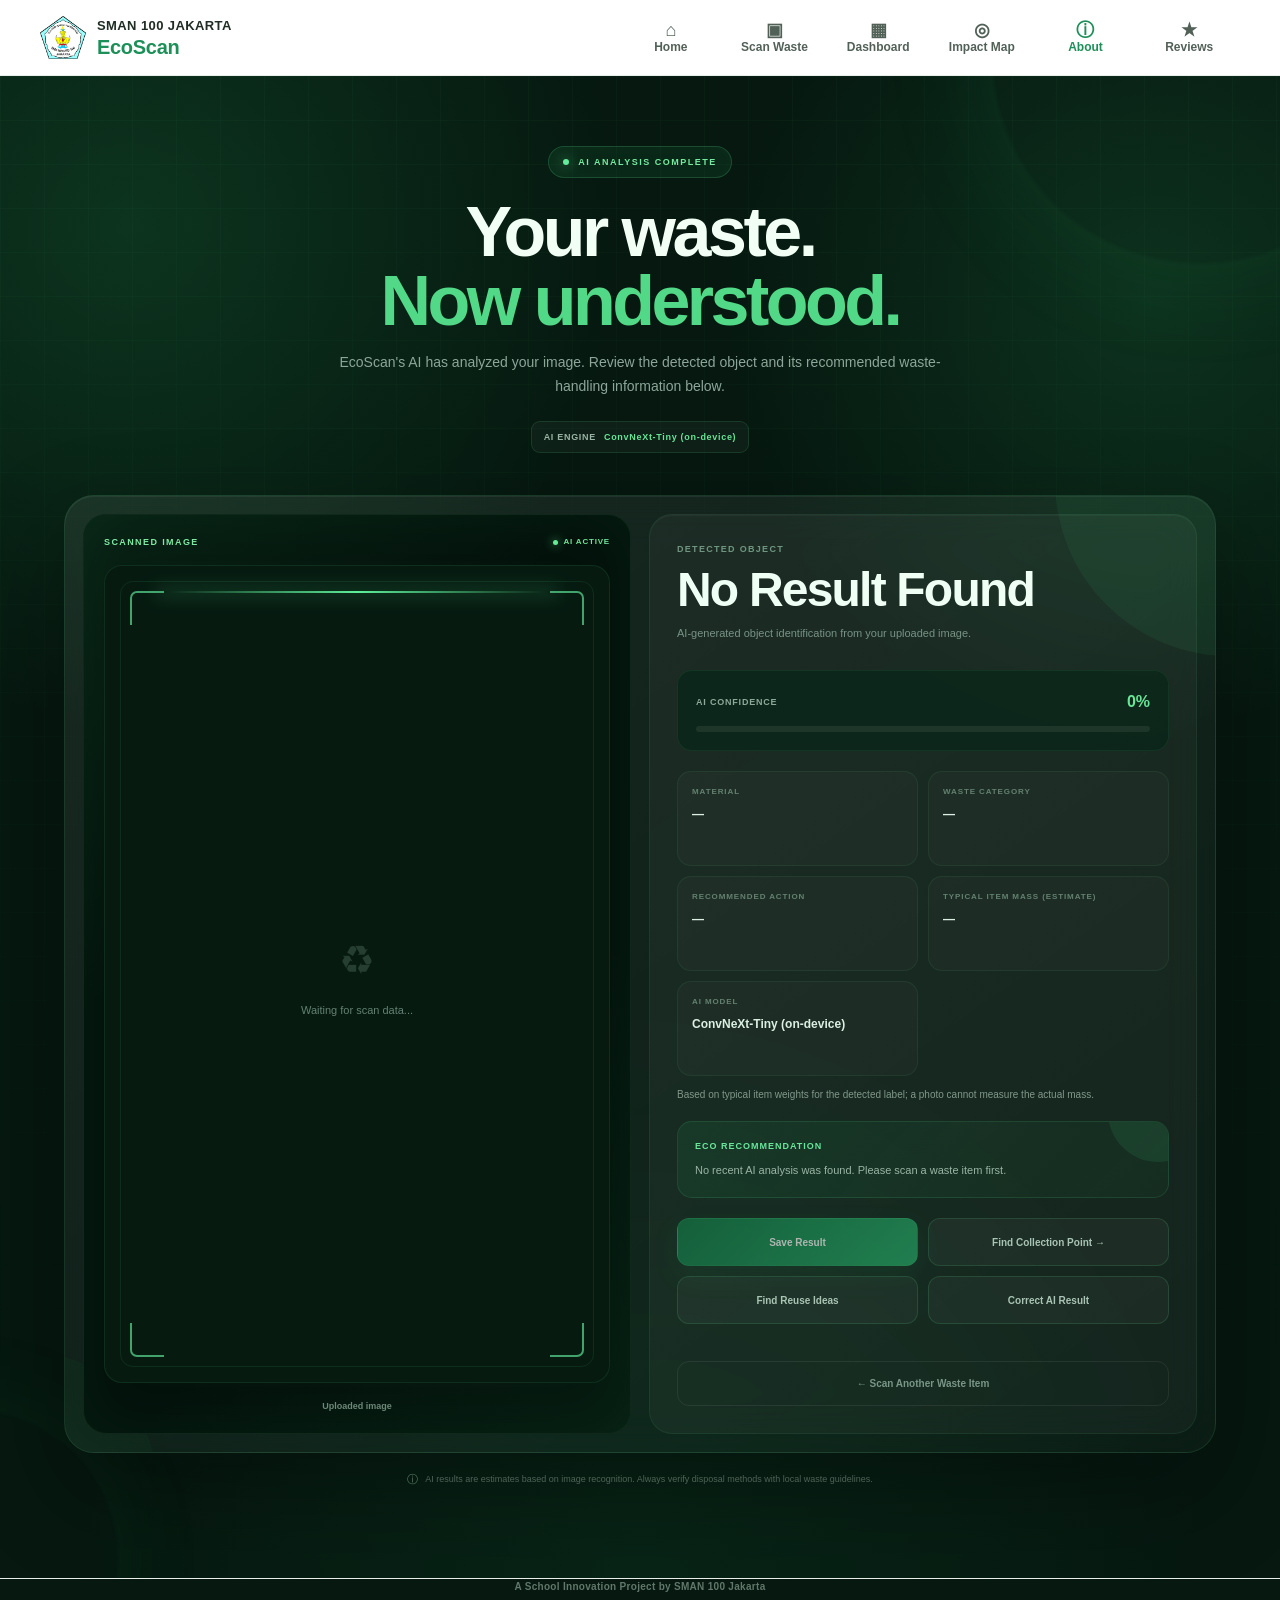
<file: result.html>
<!DOCTYPE html>
<html lang="en">

<head>

    <meta charset="UTF-8">

    <meta
        name="viewport"
        content="width=device-width, initial-scale=1.0"
    >

    <meta
        name="description"
        content="EcoScan AI waste analysis result."
    >

    <meta
        name="theme-color"
        content="#061810"
    >

    <link
        rel="icon"
        type="image/png"
        href="images/sman100-logo.png"
    >

    <link
        rel="stylesheet"
        href="css/style.css?v=20261013-reviews"
    >

    <title>
        Analysis Result — EcoScan
    </title>


    <style>

        /* =====================================================
           PAGE
        ===================================================== */

        .result-page {

            position: relative;

            min-height:
                calc(100vh - 76px);

            overflow: hidden;

            padding:
                70px 5% 90px;

            background:
                radial-gradient(
                    circle at 10% 10%,
                    rgba(40, 180, 94, 0.18),
                    transparent 28%
                ),

                radial-gradient(
                    circle at 90% 15%,
                    rgba(61, 224, 123, 0.13),
                    transparent 25%
                ),

                radial-gradient(
                    circle at 50% 100%,
                    rgba(21, 126, 70, 0.12),
                    transparent 35%
                ),

                #061810;

        }


        /* =====================================================
           BACKGROUND GRID
        ===================================================== */

        .result-page::before {

            content: "";

            position: absolute;

            inset: 0;

            pointer-events: none;

            background-image:

                linear-gradient(
                    rgba(93, 220, 137, 0.035) 1px,
                    transparent 1px
                ),

                linear-gradient(
                    90deg,
                    rgba(93, 220, 137, 0.035) 1px,
                    transparent 1px
                );

            background-size:
                44px 44px;

            mask-image:
                linear-gradient(
                    to bottom,
                    black,
                    transparent 90%
                );

        }


        /* =====================================================
           GLOW ORBS
        ===================================================== */

        .result-orb {

            position: absolute;

            border-radius: 50%;

            pointer-events: none;

            filter: blur(2px);

        }


        .result-orb.one {

            width: 420px;
            height: 420px;

            top: -230px;
            right: -130px;

            border:
                1px solid
                rgba(80, 231, 137, 0.12);

            box-shadow:
                0 0 120px
                rgba(49, 210, 111, 0.10);

        }


        .result-orb.two {

            width: 300px;
            height: 300px;

            left: -180px;
            bottom: -130px;

            border:
                1px solid
                rgba(71, 206, 125, 0.08);

            box-shadow:
                0 0 100px
                rgba(35, 179, 91, 0.08);

        }


        /* =====================================================
           CONTAINER
        ===================================================== */

        .result-container {

            position: relative;

            z-index: 2;

            width: 100%;

            max-width: 1160px;

            margin: 0 auto;

        }


        /* =====================================================
           HEADER
        ===================================================== */

        .result-header {

            max-width: 850px;

            margin:
                0 auto 42px;

            text-align: center;

            animation:
                resultFadeUp
                0.7s
                cubic-bezier(.22, 1, .36, 1);

        }


        .result-badge {

            display: inline-flex;

            align-items: center;

            gap: 9px;

            padding:
                8px 14px;

            border:
                1px solid
                rgba(94, 229, 145, 0.20);

            border-radius:
                999px;

            background:
                rgba(43, 145, 82, 0.12);

            color:
                #75eaa0;

            font-size:
                9px;

            font-weight:
                850;

            letter-spacing:
                1.5px;

            box-shadow:
                inset 0 0 20px
                rgba(76, 222, 128, 0.035);

        }


        .result-badge::before {

            content: "";

            width: 6px;
            height: 6px;

            border-radius: 50%;

            background:
                #61ed99;

            box-shadow:
                0 0 13px
                rgba(97, 237, 153, 0.85);

            animation:
                resultPulse
                1.6s
                infinite;

        }


        .result-header h1 {

            margin:
                20px 0 14px;

            color:
                #f1fff5;

            font-size:
                clamp(
                    44px,
                    6vw,
                    70px
                );

            line-height:
                0.98;

            letter-spacing:
                -3.5px;

            font-weight:
                850;

        }


        .result-header h1 span {

            color:
                #52d987;

        }


        .result-header p {

            max-width:
                650px;

            margin:
                0 auto;

            color:
                #8da69a;

            font-size:
                14px;

            line-height:
                1.75;

        }


        /* =====================================================
           AI ENGINE
        ===================================================== */

        .ai-engine {

            display:
                inline-flex;

            align-items:
                center;

            gap:
                8px;

            margin-top:
                22px;

            padding:
                8px 12px;

            border:
                1px solid
                rgba(100, 232, 149, 0.13);

            border-radius:
                9px;

            background:
                rgba(255,255,255,0.035);

            color:
                #9ab4a5;

            font-size:
                9px;

            font-weight:
                750;

            letter-spacing:
                0.7px;

        }


        .ai-engine strong {

            color:
                #68e596;

        }

        .ai-storage {

            margin:
                24px 0;

            padding:
                20px;

            border:
                1px solid
                rgba(85, 230, 139, 0.14);

            border-radius:
                16px;

            background:
                rgba(5, 24, 15, 0.55);

        }

        .ai-storage[hidden] {
            display: none;
        }

        .ai-storage h2 {
            margin: 0 0 7px;
            color: #e8fff0;
            font-size: 14px;
        }

        .ai-storage p {
            margin: 0 0 14px;
            color: rgba(213, 235, 222, 0.62);
            font-size: 11px;
            line-height: 1.7;
        }

        .ai-storage-actions {
            display: flex;
            flex-wrap: wrap;
            gap: 10px;
        }

        .ai-storage-actions button {
            min-height: 38px;
            padding: 8px 13px;
            border: 1px solid rgba(85, 230, 139, 0.24);
            border-radius: 9px;
            background: rgba(42, 151, 82, 0.12);
            color: #b8f7d0;
            font: inherit;
            font-size: 11px;
            font-weight: 700;
            cursor: pointer;
        }

        .ai-storage-actions button:hover:not(:disabled) {
            border-color: rgba(85, 230, 139, 0.55);
            background: rgba(42, 151, 82, 0.22);
        }

        .ai-storage-actions button:disabled {
            opacity: 0.55;
            cursor: wait;
        }

        .ai-storage-status {
            min-height: 18px;
            margin-top: 10px;
            color: rgba(213, 235, 222, 0.68);
            font-size: 11px;
        }


        /* =====================================================
           MAIN RESULT CARD
        ===================================================== */

        .result-card {

            position:
                relative;

            overflow:
                hidden;

            padding:
                18px;

            border:
                1px solid
                rgba(102, 230, 148, 0.12);

            border-radius:
                30px;

            background:

                linear-gradient(
                    145deg,
                    rgba(255,255,255,0.075),
                    rgba(255,255,255,0.025)
                );

            box-shadow:

                0 40px 100px
                rgba(0,0,0,0.32),

                inset 0 1px 0
                rgba(255,255,255,0.06);

            backdrop-filter:
                blur(25px);

            animation:
                resultFadeUp
                0.8s
                0.08s
                cubic-bezier(.22,1,.36,1)
                both;

        }


        .result-card::before {

            content: "";

            position:
                absolute;

            width:
                350px;

            height:
                350px;

            right:
                -190px;

            top:
                -190px;

            border-radius:
                50%;

            background:
                rgba(57, 213, 111, 0.07);

            pointer-events:
                none;

        }


        .result-card::after {

            content: "";

            position:
                absolute;

            width:
                250px;

            height:
                250px;

            left:
                -160px;

            bottom:
                -150px;

            border-radius:
                50%;

            background:
                rgba(29, 150, 79, 0.05);

            pointer-events:
                none;

        }


        /* =====================================================
           RESULT GRID
        ===================================================== */

        .result-grid {

            position:
                relative;

            z-index:
                2;

            display:
                grid;

            grid-template-columns:
                minmax(0, 1fr)
                minmax(0, 1fr);

            gap:
                18px;

        }


        /* =====================================================
           IMAGE PANEL
        ===================================================== */

        .result-image-panel {

            position:
                relative;

            min-height:
                580px;

            overflow:
                hidden;

            display:
                flex;

            flex-direction:
                column;

            justify-content:
                space-between;

            padding:
                20px;

            border:
                1px solid
                rgba(108, 237, 157, 0.10);

            border-radius:
                23px;

            background:
                #04120c;

            box-shadow:
                inset 0 0 60px
                rgba(30, 159, 81, 0.07);

        }


        .result-image-panel::before {

            content: "";

            position:
                absolute;

            inset:
                0;

            background:
                linear-gradient(
                    135deg,
                    rgba(61, 214, 116, 0.08),
                    transparent 35%,
                    transparent 65%,
                    rgba(52, 199, 107, 0.05)
                );

            pointer-events:
                none;

        }


        .image-topbar {

            position:
                relative;

            z-index:
                3;

            display:
                flex;

            align-items:
                center;

            justify-content:
                space-between;

        }


        .image-label {

            color:
                #7fe9a4;

            font-size:
                9px;

            font-weight:
                850;

            letter-spacing:
                1.4px;

        }


        .image-status {

            display:
                inline-flex;

            align-items:
                center;

            gap:
                6px;

            color:
                #6fe59b;

            font-size:
                8px;

            font-weight:
                800;

            letter-spacing:
                0.8px;

        }


        .image-status::before {

            content: "";

            width:
                5px;

            height:
                5px;

            border-radius:
                50%;

            background:
                #63eb98;

            box-shadow:
                0 0 10px
                rgba(99,235,152,0.9);

        }


        /* =====================================================
           IMAGE WRAPPER
        ===================================================== */

        .result-image-wrapper {

            position:
                relative;

            z-index:
                2;

            width:
                100%;

            flex:
                1;

            min-height:
                430px;

            margin:
                16px 0;

            overflow:
                hidden;

            display:
                flex;

            align-items:
                center;

            justify-content:
                center;

            border:
                1px solid
                rgba(93, 232, 145, 0.10);

            border-radius:
                18px;

            background:
                #061a10;

        }


        .result-image-wrapper::before {

            content: "";

            position:
                absolute;

            inset:
                15px;

            border:
                1px solid
                rgba(104, 236, 155, 0.09);

            border-radius:
                13px;

            pointer-events:
                none;

            z-index:
                4;

        }


        .result-image-wrapper::after {

            content: "";

            position:
                absolute;

            left:
                10%;

            right:
                10%;

            top:
                3%;

            height:
                2px;

            z-index:
                6;

            background:
                linear-gradient(
                    90deg,
                    transparent,
                    #5eee99,
                    transparent
                );

            box-shadow:
                0 0 18px
                rgba(94,238,153,0.85);

            animation:
                resultScanLine
                3.2s
                ease-in-out
                infinite;

            pointer-events:
                none;

        }


        #resultImage {

            position:
                relative;

            z-index:
                2;

            width:
                100%;

            height:
                100%;

            min-height:
                430px;

            display:
                block;

            object-fit:
                contain;

            background:
                #061a10;

        }


        /* =====================================================
           SCANNER CORNERS
        ===================================================== */

        .scanner-corner {

            position:
                absolute;

            width:
                34px;

            height:
                34px;

            z-index:
                7;

            border-color:
                rgba(101, 237, 160, 0.65);

            border-style:
                solid;

            pointer-events:
                none;

        }


        .scanner-corner.tl {

            top:
                25px;

            left:
                25px;

            border-width:
                2px 0 0 2px;

            border-radius:
                7px 0 0 0;

        }


        .scanner-corner.tr {

            top:
                25px;

            right:
                25px;

            border-width:
                2px 2px 0 0;

            border-radius:
                0 7px 0 0;

        }


        .scanner-corner.bl {

            bottom:
                25px;

            left:
                25px;

            border-width:
                0 0 2px 2px;

            border-radius:
                0 0 0 7px;

        }


        .scanner-corner.br {

            bottom:
                25px;

            right:
                25px;

            border-width:
                0 2px 2px 0;

            border-radius:
                0 0 7px 0;

        }


        /* =====================================================
           IMAGE PLACEHOLDER
        ===================================================== */

        .image-placeholder {

            position:
                absolute;

            inset:
                0;

            z-index:
                1;

            display:
                flex;

            align-items:
                center;

            justify-content:
                center;

            flex-direction:
                column;

            gap:
                10px;

            color:
                #638073;

            font-size:
                11px;

        }


        .placeholder-icon {

            font-size:
                40px;

            opacity:
                0.35;

        }


        /* =====================================================
           FILE NAME
        ===================================================== */

        .result-file-name {

            position:
                relative;

            z-index:
                3;

            max-width:
                100%;

            overflow:
                hidden;

            color:
                #6d8879;

            font-size:
                9px;

            font-weight:
                700;

            text-align:
                center;

            text-overflow:
                ellipsis;

            white-space:
                nowrap;

        }


        /* =====================================================
           DETAILS PANEL
        ===================================================== */

        .result-details {

            min-height:
                580px;

            padding:
                27px;

            border:
                1px solid
                rgba(104, 230, 148, 0.08);

            border-radius:
                23px;

            background:
                rgba(255,255,255,0.035);

            box-shadow:
                inset 0 1px 0
                rgba(255,255,255,0.035);

        }


        .details-label {

            margin-bottom:
                9px;

            color:
                #6f9580;

            font-size:
                9px;

            font-weight:
                850;

            letter-spacing:
                1.3px;

        }


        .object-name {

            margin:
                0;

            color:
                #f0fff5;

            font-size:
                clamp(
                    30px,
                    4vw,
                    48px
                );

            line-height:
                1.05;

            letter-spacing:
                -1.8px;

            font-weight:
                850;

            word-break:
                break-word;

        }


        .object-subtitle {

            margin:
                9px 0 28px;

            color:
                #789386;

            font-size:
                11px;

            line-height:
                1.6;

        }


        /* =====================================================
           CONFIDENCE
        ===================================================== */

        .confidence-box {

            padding:
                18px;

            margin-bottom:
                20px;

            border:
                1px solid
                rgba(96, 228, 143, 0.08);

            border-radius:
                15px;

            background:
                rgba(8, 38, 23, 0.65);

        }


        .confidence-head {

            display:
                flex;

            align-items:
                center;

            justify-content:
                space-between;

            margin-bottom:
                11px;

        }


        .confidence-title {

            color:
                #8ca99a;

            font-size:
                9px;

            font-weight:
                800;

            letter-spacing:
                0.8px;

        }


        .confidence-value {

            color:
                #68e596;

            font-size:
                16px;

            font-weight:
                850;

        }


        .confidence-track {

            width:
                100%;

            height:
                6px;

            overflow:
                hidden;

            border-radius:
                999px;

            background:
                rgba(255,255,255,0.07);

        }


        .confidence-bar {

            width:
                0%;

            height:
                100%;

            border-radius:
                inherit;

            background:
                linear-gradient(
                    90deg,
                    #187b49,
                    #57e994
                );

            box-shadow:
                0 0 15px
                rgba(74,224,132,0.35);

            transition:
                width
                1.2s
                cubic-bezier(.22,1,.36,1);

        }


        /* =====================================================
           CLASSIFICATION GRID
        ===================================================== */

        .classification-grid {

            display:
                grid;

            grid-template-columns:
                repeat(2, minmax(0,1fr));

            gap:
                10px;

            margin-bottom:
                20px;

        }


        .classification-item {

            min-height:
                95px;

            padding:
                14px;

            border:
                1px solid
                rgba(111, 230, 153, 0.065);

            border-radius:
                14px;

            background:
                rgba(255,255,255,0.025);

        }


        .classification-item span {

            display:
                block;

            margin-bottom:
                7px;

            color:
                #648170;

            font-size:
                8px;

            font-weight:
                850;

            letter-spacing:
                0.9px;

            text-transform:
                uppercase;

        }


        .classification-item strong {

            display:
                block;

            color:
                #dcefe3;

            font-size:
                12px;

            line-height:
                1.45;

            font-weight:
                750;

        }


        .mass-estimate-note {
            margin: -9px 0 18px;
            color: #82998b;
            font-size: 10px;
            line-height: 1.6;
        }


        /* =====================================================
           RECOMMENDATION
        ===================================================== */

        .recommendation {

            position:
                relative;

            overflow:
                hidden;

            padding:
                17px;

            margin-bottom:
                20px;

            border:
                1px solid
                rgba(89, 226, 139, 0.13);

            border-radius:
                15px;

            background:
                linear-gradient(
                    135deg,
                    rgba(28, 127, 69, 0.16),
                    rgba(37, 180, 91, 0.045)
                );

        }


        .recommendation::before {

            content: "";

            position:
                absolute;

            width:
                100px;

            height:
                100px;

            top:
                -60px;

            right:
                -40px;

            border-radius:
                50%;

            background:
                rgba(72, 223, 127, 0.10);

        }


        .recommendation-title {

            position:
                relative;

            margin-bottom:
                8px;

            color:
                #69e69a;

            font-size:
                9px;

            font-weight:
                850;

            letter-spacing:
                1px;

        }


        .recommendation-text {

            position:
                relative;

            margin:
                0;

            color:
                #9bb5a5;

            font-size:
                11px;

            line-height:
                1.7;

        }


        /* =====================================================
           ACTION BUTTONS
        ===================================================== */

        .result-actions {

            display:
                grid;

            grid-template-columns:
                1fr 1fr;

            gap:
                10px;

        }


        .reuse-panel {
            margin-top: 12px;
            padding: 18px;
            border: 1px solid rgba(93, 226, 139, 0.2);
            border-radius: 14px;
            background:
                radial-gradient(
                    circle at 100% 0,
                    rgba(48, 160, 97, 0.12),
                    transparent 45%
                ),
                rgba(255,255,255,0.035);
        }


        .reuse-panel[hidden] {
            display: none;
        }


        .reuse-panel-title {
            margin-bottom: 5px;
            color: #e4f0e8;
            font-size: 16px;
            font-weight: 850;
        }


        .reuse-panel-intro {
            margin: 0 0 14px;
            color: #9bb5a5;
            font-size: 11px;
            line-height: 1.6;
        }


        .reuse-ideas-list {
            display: grid;
            grid-template-columns: repeat(
                auto-fit,
                minmax(min(100%, 190px), 1fr)
            );
            gap: 9px;
            margin: 0;
            padding: 0;
            list-style: none;
        }


        .reuse-search-link {
            display: inline-flex;
            align-items: center;
            justify-content: center;
            min-height: 40px;
            margin-top: 14px;
            padding: 0 14px;
            border: 1px solid rgba(93, 226, 139, 0.32);
            border-radius: 9px;
            background: rgba(35, 135, 85, 0.2);
            color: #a8f0bd;
            font-size: 11px;
            font-weight: 800;
            text-decoration: none;
            transition:
                background 160ms ease,
                border-color 160ms ease;
        }


        .reuse-search-link:hover,
        .reuse-search-link:focus-visible {
            border-color: rgba(93, 226, 139, 0.65);
            background: rgba(35, 135, 85, 0.34);
        }


        .reuse-search-note {
            margin: 7px 0 0;
            color: #82998b;
            font-size: 10px;
            line-height: 1.5;
        }


        .reuse-idea-card {
            display: flex;
            align-items: flex-start;
            gap: 10px;
            min-height: 78px;
            padding: 12px;
            border: 1px solid rgba(255,255,255,0.08);
            border-radius: 10px;
            background: rgba(3, 18, 11, 0.38);
        }


        .reuse-idea-number {
            display: grid;
            width: 25px;
            height: 25px;
            flex: 0 0 25px;
            place-items: center;
            border: 1px solid rgba(93, 226, 139, 0.24);
            border-radius: 8px;
            background: rgba(35, 135, 85, 0.18);
            color: #79e5a0;
            font-size: 10px;
            font-weight: 800;
        }


        .reuse-idea-text {
            margin: 2px 0 0;
            color: #b1c9ba;
            font-size: 11px;
            line-height: 1.55;
        }


        .correction-panel {
            margin-top: 12px;
            padding: 15px;
            border: 1px solid rgba(93, 226, 139, 0.16);
            border-radius: 10px;
            background: rgba(255,255,255,0.035);
        }


        .correction-panel[hidden] {
            display: none;
        }


        .correction-form {
            display: grid;
            grid-template-columns: 1fr 1fr;
            gap: 10px;
        }


        .correction-form label {
            display: grid;
            gap: 5px;
            color: #9bb5a5;
            font-size: 10px;
        }


        .correction-form input,
        .correction-form select {
            min-width: 0;
            min-height: 40px;
            padding: 0 10px;
            border: 1px solid rgba(255,255,255,0.14);
            border-radius: 7px;
            background: #10291c;
            color: #f2f8f4;
            font: inherit;
        }


        .correction-form button {
            grid-column: 1 / -1;
            min-height: 42px;
            border: 0;
            border-radius: 7px;
            background: #238755;
            color: #fff;
            font-size: 11px;
            font-weight: 800;
            cursor: pointer;
        }


        .correction-progress {
            grid-column: 1 / -1;
            overflow: hidden;
            height: 6px;
            border-radius: 999px;
            background: rgba(255,255,255,0.1);
        }


        .correction-progress[hidden] {
            display: none;
        }


        .correction-progress-indicator {
            display: block;
            width: 42%;
            height: 100%;
            border-radius: inherit;
            background: linear-gradient(90deg, #238755, #79e5a0);
            animation: correction-progress-slide 1.2s ease-in-out infinite;
        }


        @keyframes correction-progress-slide {
            from {
                transform: translateX(-110%);
            }

            to {
                transform: translateX(250%);
            }
        }


        .correction-note,
        .correction-status {
            margin: 9px 0 0;
            color: #82998b;
            font-size: 10px;
            line-height: 1.6;
        }


        .correction-status {
            color: #75eaa0;
        }


        @media (prefers-reduced-motion: reduce) {
            .correction-progress-indicator {
                width: 100%;
                animation: none;
            }
        }


        @media (max-width: 520px) {
            .correction-form {
                grid-template-columns: 1fr;
            }
        }


        .result-button {

            min-height:
                48px;

            border:
                1px solid
                rgba(93, 226, 139, 0.15);

            border-radius:
                12px;

            font-family:
                inherit;

            font-size:
                10px;

            font-weight:
                850;

            cursor:
                pointer;

            transition:
                transform
                0.25s ease,

                box-shadow
                0.25s ease,

                background
                0.25s ease;

        }


        .save-button {

            background:
                linear-gradient(
                    135deg,
                    #137b49,
                    #28ad69
                );

            color:
                #ffffff;

            box-shadow:
                0 10px 28px
                rgba(26, 142, 78, 0.18);

        }


        .map-button {

            background:
                rgba(255,255,255,0.035);

            color:
                #a9c4b4;

        }


        .result-button:hover {

            transform:
                translateY(-2px);

        }


        .result-button:disabled {

            cursor:
                not-allowed;

            opacity:
                0.65;

            transform:
                none;

        }


        .save-button:hover {

            box-shadow:
                0 15px 35px
                rgba(26, 142, 78, 0.30);

        }


        .map-button:hover {

            background:
                rgba(73, 207, 123, 0.08);

        }


        /* =====================================================
           IMPACT MAP BUTTON
        ===================================================== */

        .impact-button {

            display:
                none;

            width:
                100%;

            min-height:
                52px;

            margin-top:
                10px;

            border:
                1px solid
                rgba(102, 235, 153, 0.28);

            border-radius:
                13px;

            background:
                linear-gradient(
                    135deg,
                    rgba(23, 126, 72, 0.85),
                    rgba(44, 187, 102, 0.72)
                );

            color:
                #effff5;

            font-family:
                inherit;

            font-size:
                10px;

            font-weight:
                850;

            letter-spacing:
                0.3px;

            cursor:
                pointer;

            box-shadow:
                0 12px 32px
                rgba(31, 170, 89, 0.16);

            transition:
                0.25s ease;

        }


        .impact-button:hover {

            transform:
                translateY(-2px);

            box-shadow:
                0 16px 38px
                rgba(31, 170, 89, 0.28);

        }


        .impact-button.visible {

            display:
                block;

            animation:
                resultFadeUp
                0.45s
                cubic-bezier(.22,1,.36,1);

        }


        /* =====================================================
           SECONDARY ACTION
        ===================================================== */

        .secondary-action {

            width:
                100%;

            margin-top:
                10px;

            min-height:
                45px;

            border:
                1px solid
                rgba(255,255,255,0.07);

            border-radius:
                12px;

            background:
                transparent;

            color:
                #799688;

            font-family:
                inherit;

            font-size:
                10px;

            font-weight:
                750;

            cursor:
                pointer;

            transition:
                0.25s ease;

        }


        .secondary-action:hover {

            color:
                #a9cdb8;

            background:
                rgba(255,255,255,0.035);

        }


        /* =====================================================
           SAVE STATUS
        ===================================================== */

        .save-status {

            min-height:
                18px;

            margin-top:
                9px;

            color:
                #69d991;

            font-size:
                9px;

            line-height:
                1.5;

            text-align:
                center;

        }


        /* =====================================================
           IMPACT MODAL
        ===================================================== */

        .impact-modal {

            position:
                fixed;

            inset:
                0;

            z-index:
                9999;

            display:
                none;

            align-items:
                center;

            justify-content:
                center;

            padding:
                20px;

            background:
                rgba(0, 8, 4, 0.78);

            backdrop-filter:
                blur(12px);

        }


        .impact-modal.active {

            display:
                flex;

            animation:
                modalFade
                0.25s
                ease;

        }


        .impact-modal-card {

            position:
                relative;

            width:
                100%;

            max-width:
                470px;

            padding:
                28px;

            border:
                1px solid
                rgba(100, 231, 148, 0.18);

            border-radius:
                24px;

            background:
                linear-gradient(
                    145deg,
                    #0a2115,
                    #06150d
                );

            box-shadow:
                0 35px 100px
                rgba(0,0,0,0.55);

            animation:
                modalUp
                0.35s
                cubic-bezier(.22,1,.36,1);

        }


        .impact-modal-close {

            position:
                absolute;

            top:
                16px;

            right:
                17px;

            width:
                32px;

            height:
                32px;

            border:
                1px solid
                rgba(255,255,255,0.08);

            border-radius:
                50%;

            background:
                rgba(255,255,255,0.035);

            color:
                #86a495;

            cursor:
                pointer;

            font-size:
                15px;

        }


        .impact-modal-icon {

            width:
                52px;

            height:
                52px;

            display:
                flex;

            align-items:
                center;

            justify-content:
                center;

            margin-bottom:
                16px;

            border:
                1px solid
                rgba(83, 225, 133, 0.18);

            border-radius:
                15px;

            background:
                rgba(39, 174, 91, 0.10);

            font-size:
                24px;

        }


        .impact-modal-card h3 {

            margin:
                0 0 8px;

            color:
                #edfff3;

            font-size:
                25px;

            letter-spacing:
                -0.8px;

        }


        .impact-modal-card p {

            margin:
                0 0 22px;

            color:
                #819b8c;

            font-size:
                11px;

            line-height:
                1.7;

        }


        .impact-form-label {

            display:
                block;

            margin-bottom:
                8px;

            color:
                #6e927e;

            font-size:
                8px;

            font-weight:
                850;

            letter-spacing:
                1px;

            text-transform:
                uppercase;

        }


        .impact-select {

            width:
                100%;

            min-height:
                48px;

            padding:
                0 13px;

            margin-bottom:
                12px;

            border:
                1px solid
                rgba(100, 225, 145, 0.12);

            border-radius:
                11px;

            outline:
                none;

            background:
                #0a2115;

            color:
                #dff5e7;

            font-family:
                inherit;

            font-size:
                11px;

        }


        .impact-select:focus {

            border-color:
                rgba(100, 231, 148, 0.38);

        }


        .impact-location-note {

            display:
                flex;

            gap:
                8px;

            padding:
                12px;

            margin-bottom:
                16px;

            border:
                1px solid
                rgba(255,255,255,0.06);

            border-radius:
                11px;

            background:
                rgba(255,255,255,0.025);

            color:
                #718a7c;

            font-size:
                9px;

            line-height:
                1.55;

        }


        .impact-confirm {

            width:
                100%;

            min-height:
                49px;

            border:
                1px solid
                rgba(94, 231, 143, 0.22);

            border-radius:
                11px;

            background:
                linear-gradient(
                    135deg,
                    #137b49,
                    #28ad69
                );

            color:
                white;

            font-family:
                inherit;

            font-size:
                10px;

            font-weight:
                850;

            cursor:
                pointer;

        }


        .impact-confirm:disabled {

            opacity:
                0.55;

            cursor:
                wait;

        }


        .impact-error {

            min-height:
                16px;

            margin-top:
                9px;

            color:
                #e98d8d;

            font-size:
                9px;

            text-align:
                center;

        }


        /* =====================================================
           DISCLAIMER
        ===================================================== */

        .result-disclaimer {

            display:
                flex;

            align-items:
                center;

            justify-content:
                center;

            gap:
                7px;

            margin:
                18px auto 0;

            max-width:
                760px;

            color:
                #627a6d;

            font-size:
                9px;

            line-height:
                1.5;

            text-align:
                center;

        }


        .result-disclaimer::before {

            content:
                "ⓘ";

            color:
                #6e9980;

            font-size:
                11px;

        }


        /* =====================================================
           PROJECT LABEL
        ===================================================== */

        .school-project {

            padding:
                0 20px 35px;

            background:
                #061810;

            color:
                #62776b;

            font-size:
                10px;

            font-weight:
                650;

            text-align:
                center;

            letter-spacing:
                0.3px;

        }


        /* =====================================================
           ANIMATIONS
        ===================================================== */

        @keyframes resultFadeUp {

            from {

                opacity:
                    0;

                transform:
                    translateY(24px);

            }

            to {

                opacity:
                    1;

                transform:
                    translateY(0);

            }

        }


        @keyframes resultPulse {

            0%,
            100% {

                opacity:
                    1;

                transform:
                    scale(1);

            }

            50% {

                opacity:
                    0.45;

                transform:
                    scale(0.72);

            }

        }


        @keyframes resultScanLine {

            0% {

                top:
                    4%;

                opacity:
                    0;

            }

            12% {

                opacity:
                    1;

            }

            50% {

                top:
                    96%;

                opacity:
                    1;

            }

            88% {

                opacity:
                    1;

            }

            100% {

                top:
                    4%;

                opacity:
                    0;

            }

        }


        @keyframes modalFade {

            from {
                opacity: 0;
            }

            to {
                opacity: 1;
            }

        }


        @keyframes modalUp {

            from {

                opacity: 0;

                transform:
                    translateY(20px)
                    scale(0.97);

            }

            to {

                opacity: 1;

                transform:
                    translateY(0)
                    scale(1);

            }

        }


        /* =====================================================
           RESPONSIVE
        ===================================================== */

        @media (max-width: 900px) {

            .result-grid {

                grid-template-columns:
                    1fr;

            }


            .result-image-panel {

                min-height:
                    500px;

            }


            .result-details {

                min-height:
                    auto;

            }

        }


        @media (max-width: 650px) {

            .result-page {

                padding:
                    50px 15px 70px;

            }


            .result-header {

                margin-bottom:
                    30px;

            }


            .result-header h1 {

                font-size:
                    43px;

                letter-spacing:
                    -2.5px;

            }


            .result-header p {

                font-size:
                    13px;

            }


            .result-card {

                padding:
                    10px;

                border-radius:
                    22px;

            }


            .result-image-panel {

                min-height:
                    390px;

                padding:
                    14px;

                border-radius:
                    18px;

            }


            .result-image-wrapper {

                min-height:
                    290px;

            }


            #resultImage {

                min-height:
                    290px;

            }


            .result-details {

                padding:
                    20px;

                border-radius:
                    18px;

            }


            .object-name {

                font-size:
                    34px;

            }


            .classification-grid {

                grid-template-columns:
                    1fr;

            }


            .result-actions {

                grid-template-columns:
                    1fr;

            }

        }


        @media (max-width: 430px) {

            .result-header h1 {

                font-size:
                    37px;

            }


            .result-image-panel {

                min-height:
                    350px;

            }


            .result-image-wrapper {

                min-height:
                    250px;

            }


            #resultImage {

                min-height:
                    250px;

            }


            .impact-modal-card {

                padding:
                    22px;

            }

        }

    </style>

</head>


<body>


    <!-- =====================================================
         NAVBAR
    ===================================================== -->

    <nav>

        <a
            href="index.html"
            class="brand"
        >

            <img
                src="images/sman100-logo.png"
                alt="SMAN 100 Jakarta Logo"
                class="school-logo"
                onerror="this.style.visibility='hidden';"
            >

            <div class="brand-text">

                <div class="school-name">
                    SMAN 100 JAKARTA
                </div>

                <div class="eco-name">
                    EcoScan
                </div>

            </div>

        </a>


        <ul class="nav-links">

            <li>
                <a href="index.html">
                    Home
                </a>
            </li>

            <li>
                <a href="scan.html">
                    Scan Waste
                </a>
            </li>

            <li>
                <a href="dashboard.html">
                    Dashboard
                </a>
            </li>

            <li>
                <a href="map.html">
                    Impact Map
                </a>
            </li>

            <li>
                <a
                    href="about.html"
                    class="active"
                >
                    About
                </a>
            </li>

            <li>
                <a href="reviews.html">
                    Reviews
                </a>
            </li>

        </ul>

    </nav>


    <!-- =====================================================
         RESULT PAGE
    ===================================================== -->

    <main class="result-page">


        <div class="result-orb one"></div>
        <div class="result-orb two"></div>


        <div class="result-container">


            <!-- HEADER -->

            <section class="result-header">

                <div class="result-badge">

                    AI ANALYSIS COMPLETE

                </div>


                <h1>

                    Your waste.<br>

                    <span>
                        Now understood.
                    </span>

                </h1>


                <p>

                    EcoScan's AI has analyzed your image.
                    Review the detected object and its recommended
                    waste-handling information below.

                </p>


                <div class="ai-engine">

                    AI ENGINE

                    <strong>
                        ConvNeXt-Tiny (on-device)
                    </strong>

                </div>

            </section>



            <!-- RESULT CARD -->

            <section class="result-card">


                <div class="result-grid">


                    <!-- =================================================
                         IMAGE
                    ================================================== -->

                    <div class="result-image-panel">


                        <div class="image-topbar">

                            <div class="image-label">

                                SCANNED IMAGE

                            </div>


                            <div class="image-status">

                                AI ACTIVE

                            </div>

                        </div>



                        <div class="result-image-wrapper">


                            <div class="scanner-corner tl"></div>
                            <div class="scanner-corner tr"></div>
                            <div class="scanner-corner bl"></div>
                            <div class="scanner-corner br"></div>


                            <img
                                id="resultImage"
                                alt="Analyzed waste image"
                                style="display: none;"
                            >


                            <div
                                class="image-placeholder"
                                id="imagePlaceholder"
                            >

                                <div class="placeholder-icon">
                                    ♻
                                </div>

                                Waiting for scan data...

                            </div>

                        </div>



                        <div
                            class="result-file-name"
                            id="fileName"
                        >
                            Uploaded image
                        </div>


                    </div>



                    <!-- =================================================
                         DETAILS
                    ================================================== -->

                    <div class="result-details">


                        <div class="details-label">

                            DETECTED OBJECT

                        </div>


                        <h2
                            class="object-name"
                            id="objectName"
                        >
                            Loading...
                        </h2>


                        <p class="object-subtitle">

                            AI-generated object identification
                            from your uploaded image.

                        </p>



                        <!-- CONFIDENCE -->

                        <div class="confidence-box">


                            <div class="confidence-head">

                                <span class="confidence-title">
                                    AI CONFIDENCE
                                </span>

                                <span
                                    class="confidence-value"
                                    id="confidenceValue"
                                >
                                    0%
                                </span>

                            </div>


                            <div class="confidence-track">

                                <div
                                    class="confidence-bar"
                                    id="confidenceBar"
                                ></div>

                            </div>


                        </div>



                        <!-- CLASSIFICATION -->

                        <div class="classification-grid">


                            <div class="classification-item">

                                <span>
                                    Material
                                </span>

                                <strong id="material">
                                    —
                                </strong>

                            </div>


                            <div class="classification-item">

                                <span>
                                    Waste Category
                                </span>

                                <strong id="category">
                                    —
                                </strong>

                            </div>


                            <div class="classification-item">

                                <span>
                                    Recommended Action
                                </span>

                                <strong id="action">
                                    —
                                </strong>

                            </div>


                            <div class="classification-item">

                                <span>
                                    Typical Item Mass (Estimate)
                                </span>

                                <strong id="estimatedMass">
                                    —
                                </strong>

                            </div>


                            <div class="classification-item">

                                <span>
                                    AI Model
                                </span>

                                <strong>
                                    ConvNeXt-Tiny (on-device)
                                </strong>

                            </div>


                        </div>


                        <p class="mass-estimate-note">
                            Based on typical item weights for the detected label; a photo cannot measure the actual mass.
                        </p>



                        <!-- RECOMMENDATION -->

                        <div class="recommendation">


                            <div class="recommendation-title">

                                ECO RECOMMENDATION

                            </div>


                            <p
                                class="recommendation-text"
                                id="recommendationText"
                            >

                                Analyzing your waste...

                            </p>


                        </div>



                        <!-- ACTIONS -->

                        <div class="result-actions">


                            <button
                                type="button"
                                class="result-button save-button"
                                id="saveButton"
                                onclick="saveResult()"
                            >

                                Save Result

                            </button>


                            <button
                                type="button"
                                class="result-button map-button"
                                id="findCollectionButton"
                                onclick="window.location.href='map.html'"
                            >

                                Find Collection Point →

                            </button>


                            <button
                                type="button"
                                class="result-button map-button"
                                id="reuseIdeasButton"
                                aria-expanded="false"
                                aria-controls="reuseIdeasPanel"
                                onclick="toggleReuseIdeas()"
                            >

                                Find Reuse Ideas

                            </button>


                            <button
                                type="button"
                                class="result-button map-button"
                                id="correctResultButton"
                                aria-expanded="false"
                                aria-controls="correctionPanel"
                                onclick="toggleCorrectionPanel()"
                            >

                                Correct AI Result

                            </button>


                        </div>


                        <section
                            class="reuse-panel"
                            id="reuseIdeasPanel"
                            aria-labelledby="reuseIdeasTitle"
                            hidden
                        >

                            <div
                                class="reuse-panel-title"
                                id="reuseIdeasTitle"
                                tabindex="-1"
                            >
                                Ideas for a second life
                            </div>

                            <p
                                class="reuse-panel-intro"
                                id="reuseIdeasIntro"
                            >
                                Practical tips for this item, without sending
                                your photo online.
                            </p>

                            <ol
                                class="reuse-ideas-list"
                                id="reuseIdeasList"
                            ></ol>

                            <a
                                class="reuse-search-link"
                                id="reuseSearchLink"
                                href="https://www.google.com/search?q=upcycling+reuse+project+ideas"
                                target="_blank"
                                rel="noopener noreferrer"
                            >
                                Search online for more ideas
                            </a>

                            <p class="reuse-search-note">
                                Opens a web search for this item. Only its name
                                and category are included; your photo stays here.
                            </p>

                        </section>


                        <section
                            class="correction-panel"
                            id="correctionPanel"
                            aria-labelledby="correctionTitle"
                            hidden
                        >

                            <div class="reuse-panel-title" id="correctionTitle">
                                Correct this result
                            </div>

                            <form class="correction-form" id="correctionForm" onsubmit="submitCorrection(event)">

                                <label>
                                    Waste item
                                    <input id="correctedLabel" name="correctedLabel" maxlength="120" required>
                                </label>

                                <label>
                                    Waste category
                                    <select id="correctedCategory" name="correctedCategory" required>
                                        <option value="Organic">Organic</option>
                                        <option value="Anorganic">Anorganic</option>
                                        <option value="Residue">Residue</option>
                                        <option value="B3 / Hazardous">B3 / Hazardous</option>
                                        <option value="Reusable">Reusable</option>
                                    </select>
                                </label>

                                <label>
                                    Estimated mass (grams)
                                    <input id="correctedMass" name="correctedMass" type="number" min="1" max="100000" step="1" required>
                                </label>

                                <button type="submit" id="submitCorrectionButton">Submit correction</button>

                                <div
                                    class="correction-progress"
                                    id="correctionProgress"
                                    role="progressbar"
                                    aria-label="Saving correction"
                                    aria-valuetext="Sending correction to EcoScan"
                                    hidden
                                >
                                    <span class="correction-progress-indicator"></span>
                                </div>

                            </form>

                            <p class="correction-note">
                                Corrections are saved as review examples for future model training. They do not retrain the model automatically.
                            </p>
                            <p class="correction-status" id="correctionStatus" role="status" aria-live="polite"></p>

                        </section>


                        <!-- IMPACT BUTTON -->

                        <button
                            type="button"
                            class="impact-button"
                            id="impactButton"
                            onclick="openImpactModal()"
                        >

                            ♻ Add This Action to Impact Map

                        </button>


                        <div
                            class="save-status"
                            id="saveStatus"
                        ></div>


                        <button
                            type="button"
                            class="secondary-action"
                            onclick="window.location.href='scan.html'"
                        >

                            ← Scan Another Waste Item

                        </button>


                    </div>

                </div>


            </section>


            <section
                class="ai-storage"
                id="aiStoragePanel"
                aria-labelledby="aiStorageTitle"
                hidden
            >

                <h2 id="aiStorageTitle">
                    Keep the AI model on this device?
                </h2>

                <p>
                    Keeping it makes future scans smoother. Delete it
                    to free this browser's model cache; it will load
                    again if you scan later.
                </p>

                <div class="ai-storage-actions">

                    <button
                        type="button"
                        id="keepAIButton"
                        onclick="keepAIOnDevice()"
                    >
                        Keep AI locally
                    </button>

                    <button
                        type="button"
                        id="deleteAIButton"
                        onclick="deleteSavedAI()"
                    >
                        Delete AI from this device
                    </button>

                </div>

                <div
                    class="ai-storage-status"
                    id="aiStorageStatus"
                    role="status"
                    aria-live="polite"
                ></div>

            </section>


            <div class="result-disclaimer">

                AI results are estimates based on image recognition.
                Always verify disposal methods with local waste guidelines.

            </div>


        </div>

    </main>



    <!-- =====================================================
         IMPACT ACTION MODAL
    ===================================================== -->

    <div
        class="impact-modal"
        id="impactModal"
    >

        <div class="impact-modal-card">


            <button
                type="button"
                class="impact-modal-close"
                onclick="closeImpactModal()"
                aria-label="Close"
            >
                ×
            </button>


            <div class="impact-modal-icon">
                ♻
            </div>


            <h3>
                Add your impact
            </h3>


            <p>
                Tell EcoScan what you actually did with this waste item.
                Your contribution will appear on the community Impact Map.
            </p>


            <label
                class="impact-form-label"
                for="impactAction"
            >
                What did you do?
            </label>


            <select
                id="impactAction"
                class="impact-select"
            >

                <option value="Recycled">
                    Recycled
                </option>

                <option value="Reused">
                    Reused
                </option>

                <option value="Disposed Properly">
                    Disposed Properly
                </option>

                <option value="Sent to Collection Point">
                    Sent to Collection Point
                </option>

            </select>


            <div class="impact-location-note">

                <span>📍</span>

                <span>
                    Your browser will ask for location permission.
                    EcoScan uses an approximate map position rather than
                    storing a highly precise personal location.
                </span>

            </div>


            <button
                type="button"
                class="impact-confirm"
                id="impactConfirmButton"
                onclick="addImpactAction()"
            >

                Confirm & Add Impact

            </button>


            <div
                class="impact-error"
                id="impactError"
            ></div>


        </div>

    </div>



    <!-- =====================================================
         PROJECT LABEL
    ===================================================== -->

    <div class="school-project">

        A School Innovation Project by SMAN 100 Jakarta

    </div>



    <!-- =====================================================
         JAVASCRIPT
    ===================================================== -->

    <script>


        /* =====================================================
           SUPABASE
        ===================================================== */

        const SUPABASE_URL =
            "https://wyehzlwukwbdfajzqtqv.supabase.co";


        const SUPABASE_KEY =
            "sb_publishable_qk5NHtgzibFwX8wyB2-OeQ_C2zQfpHd";



        /* =====================================================
           CURRENT SCAN
        ===================================================== */

        window.currentScan = null;



        /* =====================================================
           IMPACT STATE
        ===================================================== */

        let impactActionSaved = false;



        /* =====================================================
           FORMAT AI NAME
        ===================================================== */

        function formatAIName(text) {

            if (!text) {
                return "Unknown";
            }

            return text
                .toLowerCase()
                .split(" ")
                .map(function (word) {

                    if (!word) {
                        return word;
                    }

                    return (
                        word.charAt(0).toUpperCase() +
                        word.slice(1)
                    );

                })
                .join(" ");

        }


        function estimateWasteMass(label, material) {

            const text = `${label} ${material}`.toLowerCase();
            let minimum = 50;
            let maximum = 2000;

            if (/truck|car|bus|motorcycle|bicycle|sofa|refrigerator|furniture/.test(text)) {
                minimum = 5000;
                maximum = 25000;
            }
            else if (/laptop|monitor|computer|printer|television|microwave/.test(text)) {
                minimum = 1000;
                maximum = 8000;
            }
            else if (/shoe|jacket|coat|jeans|clothing|textile|suit/.test(text)) {
                minimum = 200;
                maximum = 1500;
            }
            else if (/glass|jar|bottle|can|metal|steel|aluminum/.test(text)) {
                minimum = 50;
                maximum = 1000;
            }
            else if (/paper|cardboard|book|magazine|envelope/.test(text)) {
                minimum = 20;
                maximum = 500;
            }
            else if (/banana|apple|orange|fruit|vegetable|food|organic/.test(text)) {
                minimum = 50;
                maximum = 1000;
            }
            else if (/plastic|bag|wrapper|container/.test(text)) {
                minimum = 10;
                maximum = 500;
            }

            return {
                minimum,
                maximum,
                estimateGrams: Math.round((minimum + maximum) / 2),
                display: `${minimum.toLocaleString()}-${maximum.toLocaleString()} g (typical range)`
            };

        }


        function getReuseIdeas(label, category) {

            const text = String(label || "").toLowerCase();

            if (category === "Organic") {
                return [
                    "Compost it at home or use a community composting service.",
                    "Keep food scraps separate from packaging to avoid contaminating compost.",
                    "Check whether a local food-waste program accepts this item."
                ];
            }

            if (category === "B3 / Hazardous") {
                return [
                    "Use an authorized hazardous-waste or e-waste collection point.",
                    "Keep batteries and chemicals intact and separate from household waste.",
                    "Do not reuse containers that held chemicals or hazardous substances."
                ];
            }

            if (/shirt|jeans|jacket|clothing|shoe|fabric|textile|coat|dress/.test(text)) {
                return [
                    "Repair small tears or replace missing buttons before discarding it.",
                    "Donate or swap it if it is clean and still wearable.",
                    "Reuse clean fabric as a cleaning cloth or simple craft material."
                ];
            }

            if (/jar|bottle|container|can/.test(text)) {
                return [
                    "Wash and reuse it for storage if it is food-safe and undamaged.",
                    "Use it to organize small household items or supplies.",
                    "Recycle it if it is broken, unsafe, or no longer useful."
                ];
            }

            if (/paper|cardboard|book|magazine/.test(text)) {
                return [
                    "Reuse clean paper for notes, drafts, or packing material.",
                    "Pass readable books and magazines to a library, school, or neighbor.",
                    "Keep it dry and recycle it when it can no longer be reused."
                ];
            }

            return [
                "Repair or clean it and use it again if it is safe and functional.",
                "Offer it for donation, swapping, or parts before disposal.",
                "Recycle it through a local program if reuse is not practical."
            ];

        }


        function renderReuseIdeas(label, category) {

            const ideas =
                getReuseIdeas(label, category);
            const list =
                document.getElementById("reuseIdeasList");

            document.getElementById(
                "reuseIdeasIntro"
            ).textContent =
                `Practical ideas for ${label}. Want more options? Search online below.`;

            document.getElementById(
                "reuseSearchLink"
            ).href =
                "https://www.google.com/search?q=" +
                encodeURIComponent(
                    `upcycling reuse project ideas for ${label} ${category}`
                );

            list.replaceChildren(
                ...ideas.map(function(idea, index) {

                    const item =
                        document.createElement("li");
                    const number =
                        document.createElement("span");
                    const text =
                        document.createElement("p");

                    item.className =
                        "reuse-idea-card";
                    number.className =
                        "reuse-idea-number";
                    number.setAttribute("aria-hidden", "true");
                    number.textContent =
                        String(index + 1).padStart(2, "0");
                    text.className =
                        "reuse-idea-text";
                    text.textContent =
                        idea;

                    item.append(number, text);

                    return item;

                })
            );

        }



        /* =====================================================
           CLASSIFICATION
        ===================================================== */

        function classifyWaste(
            label,
            predictions = []
        ) {

            const labels = [
                label,
                ...predictions.map(
                    prediction => prediction.label
                )
            ].filter(Boolean);
            const normalizedLabels = labels.map(
                value =>
                    ` ${String(value)
                        .toLowerCase()
                        .replace(/[^a-z0-9]+/g, " ")
                        .trim()} `
            );
            const matches = (...terms) =>
                normalizedLabels.some(
                    candidate =>
                        terms.some(
                            term => candidate.includes(` ${term} `)
                        )
                );
            const personPattern =
                /\b(person|people|human|face|portrait|selfie|man|woman|boy|girl|child|baby|groom|bridegroom|soccer player|baseball player|swimmer|scuba diver|skateboarder|athlete)\b/i;
            const personDetected =
                personPattern.test(String(label || "")) ||
                predictions.some(
                    prediction =>
                        personPattern.test(
                            String(prediction.label || "")
                        ) &&
                        Number(prediction.score || 0) >= 0.08
                );

            if (personDetected) {

                return {
                    material: "No waste item detected",
                    category: "Retake image",
                    action: "Retake photo",
                    recommendation:
                        "This image may show a person or portrait rather than a waste item. Photograph one discarded item by itself so it can be sorted more reliably."
                };

            }


            /* ORGANIC */

            if (
                matches(
                    "banana", "apple", "orange", "fruit",
                    "vegetable", "food", "broccoli",
                    "cauliflower", "mushroom"
                )
            ) {

                return {

                    material:
                        "Organic",

                    category:
                        "Organic",

                    action:
                        "Compost",

                    recommendation:
                        "Place this organic waste in a composting system when available. Composting can turn biodegradable material into useful soil nutrients."

                };

            }



            /* PLASTIC */

            if (
                matches(
                    "plastic", "bottle", "container", "bag",
                    "wrapper", "water bottle"
                )
            ) {

                return {

                    material:
                        "Plastic",

                    category:
                        "Anorganic",

                    action:
                        "Recycle",

                    recommendation:
                        "If this item is accepted locally, empty and rinse it before placing it in the appropriate recycling collection."

                };

            }



            /* PAPER */

            if (
                matches(
                    "paper", "cardboard", "carton", "newspaper",
                    "envelope", "book", "magazine"
                )
            ) {

                return {

                    material:
                        "Paper / Cardboard",

                    category:
                        "Anorganic",

                    action:
                        "Recycle",

                    recommendation:
                        "Keep paper and cardboard dry and clean, then place them in an appropriate recycling collection."

                };

            }



            /* METAL */

            if (
                matches("can", "tin", "metal", "aluminum", "steel")
            ) {

                return {

                    material:
                        "Metal",

                    category:
                        "Anorganic",

                    action:
                        "Recycle",

                    recommendation:
                        "Empty the container and place it with recyclable metal if your local collection accepts it."

                };

            }



            /* GLASS */

            if (matches("glass", "jar")) {

                return {

                    material:
                        "Glass",

                    category:
                        "Anorganic",

                    action:
                        "Recycle",

                    recommendation:
                        "Handle glass carefully and place it in a glass recycling stream when available locally."

                };

            }



            /* E-WASTE */

            if (
                matches(
                    "computer", "laptop", "keyboard", "mouse",
                    "phone", "electronic", "monitor"
                )
            ) {

                return {

                    material:
                        "Electronic Waste",

                    category:
                        "B3 / Hazardous",

                    action:
                        "Special Disposal",

                    recommendation:
                        "Do not place electronic devices in regular waste. Use an appropriate e-waste collection or recycling facility."

                };

            }



            /* TEXTILE */

            if (
                matches(
                    "shirt", "jeans", "jacket", "clothing",
                    "shoe", "fabric", "jersey", "sweatshirt",
                    "suit", "sock", "coat", "dress"
                )
            ) {

                return {

                    material:
                        "Textile",

                    category:
                        "Anorganic",

                    action:
                        "Reuse or Recycle",

                    recommendation:
                        "If this clothing is no longer needed, consider repairing, donating, swapping, or using a textile recycling program."

                };

            }



            /* HAZARDOUS */

            if (
                matches("battery", "chemical", "paint", "pesticide")
            ) {

                return {

                    material:
                        "Hazardous Waste",

                    category:
                        "B3 / Hazardous",

                    action:
                        "Special Disposal",

                    recommendation:
                        "Keep hazardous materials away from regular waste and use an appropriate specialized disposal service."

                };

            }



            /* FALLBACK */

            return {

                material:
                    "Unknown Material",

                category:
                    "Residue",

                action:
                    "Check Locally",

                recommendation:
                    "The AI could not confidently map this object to a specific waste stream. Check your local waste disposal guidelines before disposing of it."

            };

        }



        /* =====================================================
           LOAD RESULT
        ===================================================== */

        function loadResult() {

            const savedResult =
                sessionStorage.getItem(
                    "ecoScanAIResult"
                );


            if (!savedResult) {

                document.getElementById(
                    "objectName"
                ).textContent =
                    "No Result Found";


                document.getElementById(
                    "recommendationText"
                ).textContent =
                    "No recent AI analysis was found. Please scan a waste item first.";


                document.getElementById(
                    "saveButton"
                ).disabled =
                    true;


                return;

            }



            try {

                const result =
                    JSON.parse(
                        savedResult
                    );



                /* IMAGE */

                if (result.image) {

                    const resultImage =
                        document.getElementById(
                            "resultImage"
                        );

                    const placeholder =
                        document.getElementById(
                            "imagePlaceholder"
                        );


                    resultImage.src =
                        result.image;


                    resultImage.style.display =
                        "block";


                    placeholder.style.display =
                        "none";

                }



                /* FILE NAME */

                document.getElementById(
                    "fileName"
                ).textContent =
                    result.fileName ||
                    "Uploaded image";



                /* AI LABEL */

                const rawAILabel =
                    result.label ||
                    "Unknown";


                const aiLabel =
                    formatAIName(
                        rawAILabel
                    );



                /* CONFIDENCE */

                const confidence =
                    Number(
                        result.confidence ||
                        0
                    );


                const confidencePercent =
                    Math.round(
                        confidence * 100
                    );


                document.getElementById(
                    "confidenceValue"
                ).textContent =
                    `${confidencePercent}%`;


                setTimeout(
                    function () {

                        document.getElementById(
                            "confidenceBar"
                        ).style.width =
                            `${confidencePercent}%`;

                    },
                    250
                );



                /* CLASSIFICATION */

                const classification =
                    classifyWaste(
                        rawAILabel,
                        Array.isArray(result.predictions)
                            ? result.predictions
                            : []
                    );

                const isWasteItem =
                    classification.action !== "Retake photo";

                const massEstimate =
                    estimateWasteMass(
                        rawAILabel,
                        classification.material
                    );

                window.ecoScanOriginal = {
                    label: rawAILabel,
                    category: classification.category,
                    confidence,
                    predictions: Array.isArray(result.predictions)
                        ? result.predictions
                        : []
                };

                document.getElementById(
                    "objectName"
                ).textContent = isWasteItem
                    || classification.action !== "Retake photo"
                    ? aiLabel
                    : "Person or non-waste image";


                document.getElementById(
                    "material"
                ).textContent =
                    classification.material;


                document.getElementById(
                    "category"
                ).textContent =
                    classification.category;


                document.getElementById(
                    "action"
                ).textContent =
                    classification.action;

                document.getElementById(
                    "estimatedMass"
                ).textContent =
                    massEstimate.display;


                document.getElementById(
                    "recommendationText"
                ).textContent =
                    classification.recommendation;

                document.getElementById(
                    "findCollectionButton"
                ).style.display = isWasteItem
                    ? ""
                    : "none";

                document.getElementById(
                    "reuseIdeasButton"
                ).disabled = !isWasteItem;

                renderReuseIdeas(
                    aiLabel,
                    classification.category
                );

                document.getElementById("correctedLabel").value = aiLabel;
                document.getElementById("correctedCategory").value = [
                    "Organic",
                    "Anorganic",
                    "Residue",
                    "B3 / Hazardous",
                    "Reusable"
                ].includes(classification.category)
                    ? classification.category
                    : "Anorganic";
                document.getElementById("correctedMass").value =
                    massEstimate.estimateGrams;



                /* CURRENT SCAN */

                window.currentScan = isWasteItem ? {

                    wasteName:
                        aiLabel,

                    category:
                        classification.category,

                    action:
                        classification.action,

                    confidence:
                        confidence,

                    material:
                        classification.material,

                    estimatedMass:
                        massEstimate.display,

                    estimatedMassGrams:
                        massEstimate.estimateGrams

                } : null;

                document.getElementById(
                    "saveButton"
                ).disabled = !window.currentScan;

                document.getElementById(
                    "impactButton"
                ).style.display = window.currentScan
                    ? ""
                    : "none";

                document.getElementById(
                    "aiStoragePanel"
                ).hidden = false;

            } catch (error) {

                console.error(
                    "Failed to load result:",
                    error
                );


                document.getElementById(
                    "objectName"
                ).textContent =
                    "Invalid Result";


                document.getElementById(
                    "recommendationText"
                ).textContent =
                    "The previous scan result could not be loaded.";

            }

        }


        function toggleReuseIdeas() {

            const panel =
                document.getElementById("reuseIdeasPanel");
            const button =
                document.getElementById("reuseIdeasButton");

            panel.hidden = !panel.hidden;
            button.setAttribute(
                "aria-expanded",
                String(!panel.hidden)
            );

            if (!panel.hidden) {
                document
                    .getElementById("reuseIdeasTitle")
                    .focus();
            }

        }


        function toggleCorrectionPanel() {

            const panel =
                document.getElementById("correctionPanel");
            const button =
                document.getElementById("correctResultButton");

            panel.hidden = !panel.hidden;
            button.setAttribute(
                "aria-expanded",
                String(!panel.hidden)
            );

            if (!panel.hidden) {
                document.getElementById("correctedLabel").focus();
            }

        }


        async function submitCorrection(event) {

            event.preventDefault();

            const status =
                document.getElementById("correctionStatus");
            const submitButton =
                document.getElementById("submitCorrectionButton");
            const form =
                document.getElementById("correctionForm");
            const progress =
                document.getElementById("correctionProgress");
            const original = window.ecoScanOriginal;
            const correctedLabel =
                document.getElementById("correctedLabel").value.trim();
            const correctedCategory =
                document.getElementById("correctedCategory").value;
            const correctedMassGrams = Number(
                document.getElementById("correctedMass").value
            );

            if (!original || !correctedLabel || correctedMassGrams <= 0) {
                status.textContent = "Enter a valid item name and mass.";
                return;
            }

            submitButton.disabled = true;
            submitButton.textContent = "Saving correction...";
            form.setAttribute("aria-busy", "true");
            progress.hidden = false;
            progress.setAttribute(
                "aria-valuetext",
                "Sending correction to EcoScan"
            );
            status.textContent = "Sending correction to EcoScan...";

            try {
                const response = await fetch(
                    `${SUPABASE_URL}/rest/v1/scan_feedback`,
                    {
                        method: "POST",
                        headers: {
                            apikey: SUPABASE_KEY,
                            Authorization: `Bearer ${SUPABASE_KEY}`,
                            "Content-Type": "application/json",
                            Prefer: "return=minimal"
                        },
                        body: JSON.stringify({
                            original_label: original.label,
                            corrected_label: correctedLabel,
                            original_category: original.category,
                            corrected_category: correctedCategory,
                            estimated_mass_grams: correctedMassGrams,
                            model_confidence: original.confidence,
                            model_predictions: original.predictions
                        })
                    }
                );

                if (!response.ok) {
                    let errorDetails = null;

                    try {
                        errorDetails = await response.json();
                    } catch (parseError) {
                        console.warn(
                            "Could not read correction API error response:",
                            parseError
                        );
                    }

                    const error = new Error(
                        errorDetails?.message ||
                        `Feedback save failed: ${response.status}`
                    );
                    error.code = errorDetails?.code || "";
                    error.status = response.status;
                    throw error;
                }

                status.textContent =
                    "Correction received. Updating the result...";
                progress.setAttribute(
                    "aria-valuetext",
                    "Applying the saved correction"
                );

                const categoryActions = {
                    "Organic": ["Organic", "Compost", "Compost organic material when accepted locally."],
                    "Anorganic": ["Anorganic", "Recycle", "Check local recycling rules for this material."],
                    "Residue": ["Residue", "Dispose Properly", "Dispose of this item according to local residual-waste guidance."],
                    "B3 / Hazardous": ["Hazardous Waste", "Special Disposal", "Keep this waste separate and use an authorized collection service."],
                    "Reusable": ["Reusable", "Reuse or Donate", "Reuse, repair, or donate this item if it is safe and in usable condition."]
                };
                const [material, action, recommendation] =
                    categoryActions[correctedCategory];
                const massDisplay =
                    `${correctedMassGrams.toLocaleString()} g (corrected)`;

                document.getElementById("objectName").textContent = correctedLabel;
                document.getElementById("material").textContent = material;
                document.getElementById("category").textContent = correctedCategory;
                document.getElementById("action").textContent = action;
                document.getElementById("estimatedMass").textContent = massDisplay;
                document.getElementById("recommendationText").textContent = recommendation;
                renderReuseIdeas(
                    correctedLabel,
                    correctedCategory
                );

                window.currentScan = {
                    wasteName: correctedLabel,
                    category: correctedCategory,
                    action,
                    confidence: original.confidence,
                    material,
                    estimatedMass: massDisplay,
                    estimatedMassGrams: correctedMassGrams
                };

                document.getElementById("saveButton").disabled = false;
                document.getElementById("impactButton").style.display = "";
                document.getElementById("findCollectionButton").style.display = "";
                document.getElementById("reuseIdeasButton").disabled = false;
                status.textContent =
                    "Correction saved. Thank you for helping improve future EcoScan results.";
                progress.hidden = true;
                form.removeAttribute("aria-busy");
                submitButton.textContent = "Correction saved";
            } catch (error) {
                console.error("Correction save error:", error);
                if (
                    error.code === "PGRST205" ||
                    error.message.includes("Could not find the table") ||
                    error.message.includes("schema cache")
                ) {
                    status.textContent =
                        "The correction table or one of its columns is missing. In your Supabase SQL Editor, run the latest supabase/scan_feedback.sql, then retry.";
                } else {
                    status.textContent =
                        `Could not save this correction${error.status ? ` (HTTP ${error.status})` : ""}: ${error.message}`;
                }
                progress.hidden = true;
                form.removeAttribute("aria-busy");
                submitButton.disabled = false;
                submitButton.textContent = "Submit correction";
            }

        }


        async function keepAIOnDevice() {

            const status =
                document.getElementById("aiStorageStatus");

            try {

                const isCached =
                    "caches" in window &&
                    await window.caches.has("transformers-cache");

                status.textContent =
                    isCached
                        ? "The AI model will stay in this browser for faster future scans."
                        : "The model is not cached yet. It will stay here after the next scan.";

            } catch (error) {

                console.error(
                    "Could not check the AI model cache:",
                    error
                );

                status.textContent =
                    "Could not check browser storage. The model cache has not been changed.";

            }

        }

        async function deleteSavedAI() {

            const button =
                document.getElementById("deleteAIButton");

            const status =
                document.getElementById("aiStorageStatus");

            if (!("caches" in window)) {

                status.textContent =
                    "This browser does not support removing the AI model cache.";

                return;

            }

            button.disabled =
                true;

            status.textContent =
                "Removing the saved AI model...";

            try {

                const deleted =
                    await window.caches.delete("transformers-cache");

                status.textContent =
                    deleted
                        ? "Saved AI model removed. It will load again if you scan another image."
                        : "No saved AI model was found in this browser.";

            } catch (error) {

                console.error(
                    "Could not remove the saved AI model:",
                    error
                );

                status.textContent =
                    "Could not remove the saved AI model. Check browser storage permissions and try again.";

            } finally {

                button.disabled =
                    false;

            }

        }



        /* =====================================================
           SAVE RESULT
        ===================================================== */

        async function saveResult() {

            const button =
                document.getElementById(
                    "saveButton"
                );


            const status =
                document.getElementById(
                    "saveStatus"
                );


            if (!window.currentScan) {

                status.textContent =
                    "No scan result is available.";

                return;

            }


            button.disabled =
                true;


            button.textContent =
                "Saving result...";


            status.textContent =
                "";



            try {

                const scanData = {

                    waste_name:
                        window.currentScan.wasteName,

                    category:
                        window.currentScan.category,

                    disposal_method:
                        window.currentScan.action,

                    co2_saved:
                        0.08

                };



                const response =
                    await fetch(
                        `${SUPABASE_URL}/rest/v1/scans`,
                        {

                            method:
                                "POST",

                            headers: {

                                apikey:
                                    SUPABASE_KEY,

                                Authorization:
                                    `Bearer ${SUPABASE_KEY}`,

                                "Content-Type":
                                    "application/json",

                                Prefer:
                                    "return=minimal"

                            },

                            body:
                                JSON.stringify(
                                    scanData
                                )

                        }
                    );



                if (!response.ok) {

                    const errorText =
                        await response.text();


                    console.error(
                        "Supabase save error:",
                        errorText
                    );


                    throw new Error(
                        `Save failed (HTTP ${response.status}): ${errorText}`
                    );

                }



                button.textContent =
                    "✓ Result Saved";


                status.textContent =
                    "Saved to the Global EcoScan Database. Scan data is shared on the public EcoScan dashboard.";


                /* SHOW IMPACT BUTTON */

                document
                    .getElementById("impactButton")
                    .classList
                    .add("visible");


            } catch (error) {

                console.error(
                    "Save Result error:",
                    error
                );


                button.disabled =
                    false;


                button.textContent =
                    "Save Result";


                status.textContent =
                    `Unable to save the result: ${error.message}`;

            }

        }



        /* =====================================================
           OPEN IMPACT MODAL
        ===================================================== */

        function openImpactModal() {

            if (!window.currentScan) {

                document.getElementById(
                    "saveStatus"
                ).textContent =
                    "No scan result is available.";

                return;

            }


            document
                .getElementById("impactModal")
                .classList
                .add("active");


            document
                .getElementById("impactError")
                .textContent =
                "";

        }



        /* =====================================================
           CLOSE IMPACT MODAL
        ===================================================== */

        function closeImpactModal() {

            document
                .getElementById("impactModal")
                .classList
                .remove("active");

        }



        /* =====================================================
           ADD IMPACT ACTION
        ===================================================== */

        async function addImpactAction() {

            if (
                !window.currentScan ||
                impactActionSaved
            ) {

                return;

            }


            const confirmButton =
                document.getElementById(
                    "impactConfirmButton"
                );


            const errorElement =
                document.getElementById(
                    "impactError"
                );


            const selectedAction =
                document.getElementById(
                    "impactAction"
                ).value;


            errorElement.textContent =
                "";


            if (
                !navigator.geolocation
            ) {

                errorElement.textContent =
                    "Location services are not supported by this browser.";

                return;

            }


            confirmButton.disabled =
                true;


            confirmButton.textContent =
                "Requesting location...";



            navigator.geolocation.getCurrentPosition(

                async function (position) {

                    try {

                        /*
                         * Privacy protection:
                         * round coordinates to approximately
                         * 100+ meter precision before storing.
                         */

                        const latitude =
                            Number(
                                position.coords.latitude
                                    .toFixed(3)
                            );


                        const longitude =
                            Number(
                                position.coords.longitude
                                    .toFixed(3)
                            );



                        const impactData = {

                            waste_type:
                                window.currentScan.wasteName,

                            category:
                                window.currentScan.category,

                            action:
                                selectedAction,

                            latitude:
                                latitude,

                            longitude:
                                longitude,

                            location_name:
                                "EcoScan Community",

                            impact_value:
                                0.08

                        };



                        confirmButton.textContent =
                            "Saving impact...";



                        const response =
                            await fetch(
                                `${SUPABASE_URL}/rest/v1/impact_actions`,
                                {

                                    method:
                                        "POST",

                                    headers: {

                                        apikey:
                                            SUPABASE_KEY,

                                        Authorization:
                                            `Bearer ${SUPABASE_KEY}`,

                                        "Content-Type":
                                            "application/json",

                                        Prefer:
                                            "return=minimal"

                                    },

                                    body:
                                        JSON.stringify(
                                            impactData
                                        )

                                }
                            );



                        if (!response.ok) {

                            const errorText =
                                await response.text();


                            console.error(
                                "Impact action error:",
                                errorText
                            );


                            throw new Error(
                                `Impact save failed: ${response.status}`
                            );

                        }



                        impactActionSaved =
                            true;


                        confirmButton.textContent =
                            "✓ Impact Added";


                        document.getElementById(
                            "impactButton"
                        ).textContent =
                            "✓ Added to Impact Map";


                        document.getElementById(
                            "impactButton"
                        ).style.opacity =
                            "0.65";


                        document.getElementById(
                            "saveStatus"
                        ).textContent =
                            "Your environmental action has been added to the EcoScan Impact Map.";



                        setTimeout(
                            function () {

                                closeImpactModal();

                                window.location.href =
                                    "map.html";

                            },
                            900
                        );


                    } catch (error) {

                        console.error(
                            "Add Impact error:",
                            error
                        );


                        confirmButton.disabled =
                            false;


                        confirmButton.textContent =
                            "Confirm & Add Impact";


                        errorElement.textContent =
                            "Unable to save your impact. Please try again.";

                    }

                },

                function (error) {

                    console.error(
                        "Geolocation error:",
                        error
                    );


                    confirmButton.disabled =
                        false;


                    confirmButton.textContent =
                        "Confirm & Add Impact";


                    if (
                        error.code ===
                        error.PERMISSION_DENIED
                    ) {

                        errorElement.textContent =
                            "Location permission was denied. Allow location access to add your impact.";

                    } else if (
                        error.code ===
                        error.POSITION_UNAVAILABLE
                    ) {

                        errorElement.textContent =
                            "Your location could not be determined.";

                    } else if (
                        error.code ===
                        error.TIMEOUT
                    ) {

                        errorElement.textContent =
                            "Location request timed out. Please try again.";

                    } else {

                        errorElement.textContent =
                            "Unable to access your location.";

                    }

                },

                {

                    enableHighAccuracy:
                        false,

                    timeout:
                        10000,

                    maximumAge:
                        300000

                }

            );

        }



        /* =====================================================
           CLOSE MODAL WHEN CLICKING OUTSIDE
        ===================================================== */

        document
            .getElementById("impactModal")
            .addEventListener(
                "click",
                function (event) {

                    if (
                        event.target ===
                        this
                    ) {

                        closeImpactModal();

                    }

                }
            );



        /* =====================================================
           ESCAPE KEY
        ===================================================== */

        document.addEventListener(
            "keydown",
            function (event) {

                if (
                    event.key === "Escape"
                ) {

                    closeImpactModal();

                }

            }
        );



        /* =====================================================
           INITIALIZE
        ===================================================== */

        loadResult();

    </script>


</body>

</html>
</file>
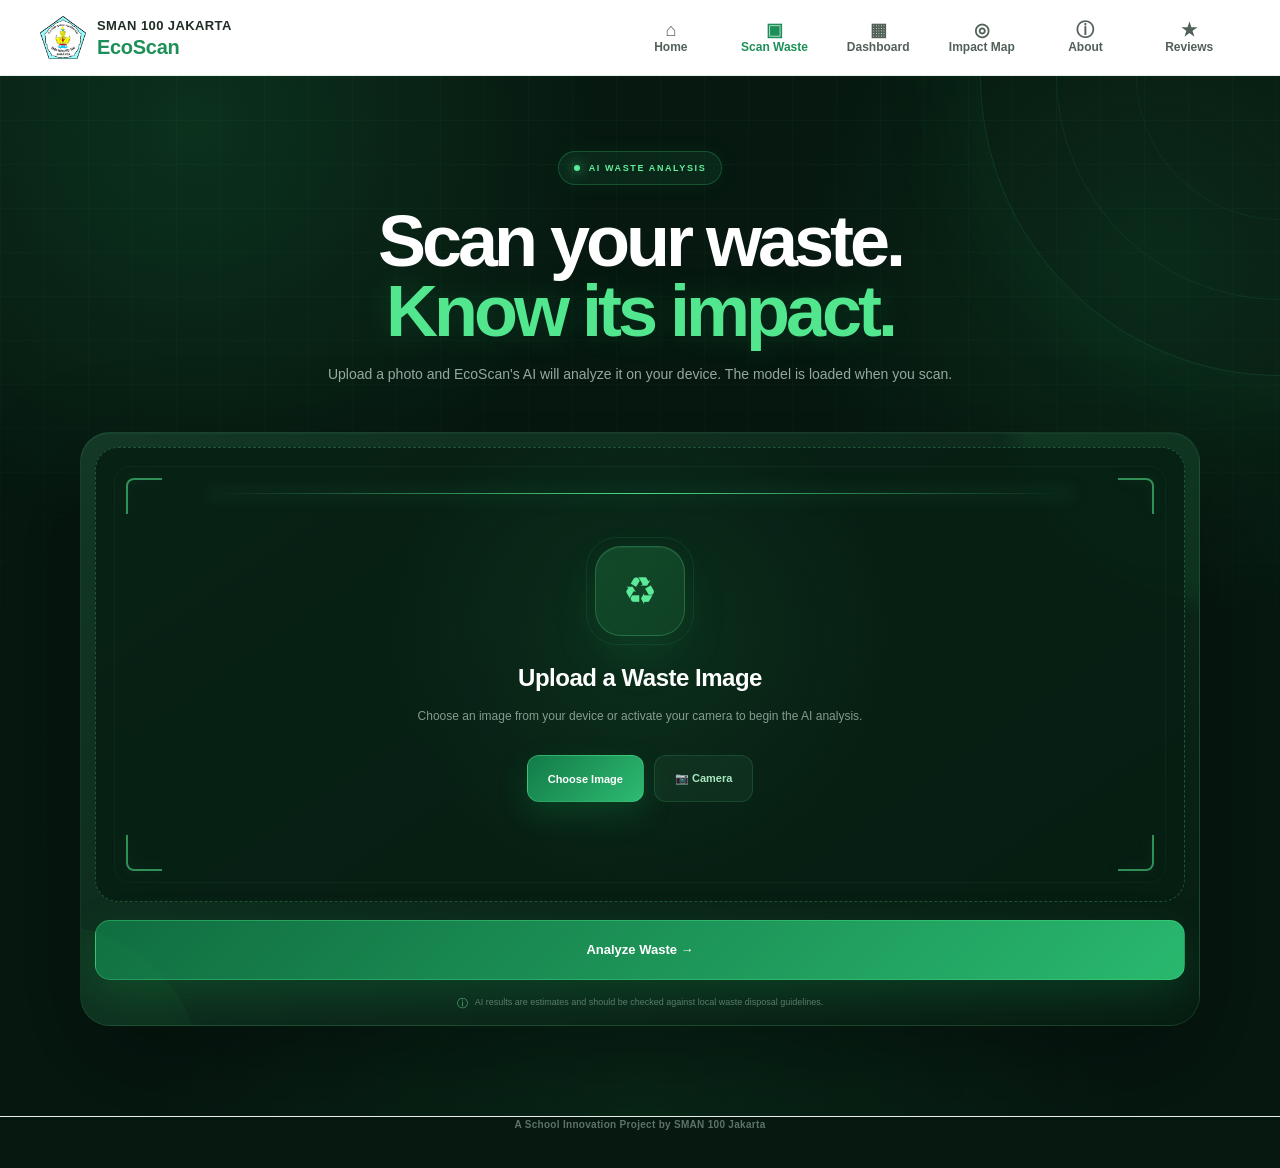
<file: scan.html>
<!DOCTYPE html>
<html lang="en">

<head>

    <meta charset="UTF-8">

    <meta
        name="viewport"
        content="width=device-width, initial-scale=1.0"
    >

    <meta
        name="description"
        content="Scan and identify waste using EcoScan AI."
    >

    <meta
        name="theme-color"
        content="#061810"
    >

    <link
        rel="icon"
        type="image/png"
        href="images/sman100-logo.png"
    >

    <link
        rel="stylesheet"
        href="css/style.css?v=20261013-reviews"
    >

    <title>Scan Waste — EcoScan</title>

    <style>

        .scan-page {
            position: relative;
            min-height: calc(100vh - 76px);
            overflow: hidden;
            padding: 75px 5% 90px;

            background:
                radial-gradient(
                    circle at 15% 5%,
                    rgba(49, 220, 117, 0.13),
                    transparent 28%
                ),
                radial-gradient(
                    circle at 90% 18%,
                    rgba(52, 196, 105, 0.11),
                    transparent 25%
                ),
                radial-gradient(
                    circle at 50% 100%,
                    rgba(18, 103, 58, 0.18),
                    transparent 40%
                ),
                #061810;
        }

        .scan-page::before {
            content: "";
            position: absolute;
            inset: 0;
            pointer-events: none;

            background-image:
                linear-gradient(
                    rgba(85, 230, 139, 0.035) 1px,
                    transparent 1px
                ),
                linear-gradient(
                    90deg,
                    rgba(85, 230, 139, 0.035) 1px,
                    transparent 1px
                );

            background-size: 44px 44px;

            mask-image:
                linear-gradient(
                    to bottom,
                    black,
                    transparent 92%
                );
        }

        .scan-decoration {
            position: absolute;
            width: 600px;
            height: 600px;
            right: -300px;
            top: -300px;

            border:
                1px solid
                rgba(71, 224, 130, 0.12);

            border-radius: 50%;

            box-shadow:
                0 0 120px
                rgba(44, 210, 108, 0.08);

            pointer-events: none;
        }

        .scan-decoration::before {
            content: "";
            position: absolute;
            inset: 75px;

            border:
                1px solid
                rgba(71, 224, 130, 0.08);

            border-radius: 50%;
        }

        .scan-decoration::after {
            content: "";
            position: absolute;
            inset: 155px;

            border:
                1px solid
                rgba(71, 224, 130, 0.06);

            border-radius: 50%;
        }

        .scan-container {
            position: relative;
            z-index: 2;
            width: 100%;
            max-width: 1120px;
            margin: 0 auto;
        }

        .scan-header {
            max-width: 760px;
            margin: 0 auto 45px;
            text-align: center;

            animation:
                scanFadeUp
                0.7s
                cubic-bezier(.22, 1, .36, 1);
        }

        .scan-badge {
            display: inline-flex;
            align-items: center;
            gap: 9px;

            padding: 9px 15px;

            border:
                1px solid
                rgba(70, 230, 134, 0.22);

            border-radius: 999px;

            background:
                rgba(44, 157, 88, 0.12);

            color: #63ed9b;

            font-size: 9px;
            font-weight: 850;
            letter-spacing: 1.6px;

            box-shadow:
                0 0 25px
                rgba(54, 220, 117, 0.05);
        }

        .scan-badge::before {
            content: "";

            width: 6px;
            height: 6px;

            border-radius: 50%;

            background: #57ed99;

            box-shadow:
                0 0 12px
                rgba(87, 237, 153, 0.9);

            animation:
                scanPulse
                1.6s
                infinite;
        }

        .scan-header h1 {
            margin: 22px 0 16px;

            color: #ffffff;

            font-size:
                clamp(
                    46px,
                    6vw,
                    72px
                );

            line-height: 0.96;
            letter-spacing: -4px;
            font-weight: 900;
        }

        .scan-header h1 span {
            color: #52e68f;

            text-shadow:
                0 0 35px
                rgba(67, 226, 133, 0.16);
        }

        .scan-header p {
            max-width: 650px;
            margin: 0 auto;

            color:
                rgba(220, 239, 228, 0.68);

            font-size: 14px;
            line-height: 1.8;
        }

        .scan-card {
            position: relative;
            overflow: hidden;

            padding: 14px;

            border:
                1px solid
                rgba(103, 238, 157, 0.13);

            border-radius: 30px;

            background:
                linear-gradient(
                    145deg,
                    rgba(21, 59, 39, 0.92),
                    rgba(7, 28, 18, 0.96)
                );

            box-shadow:
                0 35px 100px
                rgba(0, 0, 0, 0.34),

                inset 0 1px 0
                rgba(255,255,255,0.035);

            backdrop-filter: blur(25px);

            animation:
                scanFadeUp
                0.8s
                0.08s
                cubic-bezier(.22, 1, .36, 1)
                both;
        }

        .scan-card::before {
            content: "";

            position: absolute;

            width: 420px;
            height: 420px;

            right: -230px;
            top: -250px;

            border-radius: 50%;

            background:
                rgba(58, 225, 120, 0.07);

            filter: blur(10px);

            pointer-events: none;
        }

        .scan-card::after {
            content: "";

            position: absolute;

            width: 300px;
            height: 300px;

            left: -180px;
            bottom: -200px;

            border-radius: 50%;

            background:
                rgba(35, 166, 91, 0.06);

            pointer-events: none;
        }

        .upload-area {
            position: relative;

            min-height: 455px;

            overflow: hidden;

            display: flex;

            align-items: center;
            justify-content: center;

            border:
                1px dashed
                rgba(95, 226, 140, 0.28);

            border-radius: 23px;

            background:
                radial-gradient(
                    circle at 50% 42%,
                    rgba(58, 223, 118, 0.08),
                    transparent 42%
                ),

                rgba(7, 30, 19, 0.82);

            cursor: pointer;

            transition:
                border-color .3s ease,
                background .3s ease,
                transform .3s ease;
        }

        .upload-area:hover {
            border-color:
                rgba(88, 237, 143, 0.58);

            background:
                radial-gradient(
                    circle at 50% 42%,
                    rgba(58, 223, 118, 0.12),
                    transparent 45%
                ),

                rgba(8, 36, 22, 0.9);

            transform: translateY(-2px);
        }

        .upload-area::before {
            content: "";

            position: absolute;
            inset: 18px;

            border:
                1px solid
                rgba(85, 231, 139, 0.055);

            border-radius: 17px;

            pointer-events: none;
        }

        .upload-corner {
            position: absolute;

            width: 36px;
            height: 36px;

            z-index: 3;

            border-color:
                rgba(83, 236, 142, 0.55);

            border-style: solid;

            filter:
                drop-shadow(
                    0 0 7px
                    rgba(70, 231, 132, 0.25)
                );
        }

        .upload-corner.tl {
            top: 30px;
            left: 30px;
            border-width: 2px 0 0 2px;
            border-radius: 8px 0 0 0;
        }

        .upload-corner.tr {
            top: 30px;
            right: 30px;
            border-width: 2px 2px 0 0;
            border-radius: 0 8px 0 0;
        }

        .upload-corner.bl {
            bottom: 30px;
            left: 30px;
            border-width: 0 0 2px 2px;
            border-radius: 0 0 0 8px;
        }

        .upload-corner.br {
            bottom: 30px;
            right: 30px;
            border-width: 0 2px 2px 0;
            border-radius: 0 0 8px 0;
        }

        .upload-scan-line {
            position: absolute;

            left: 10%;
            right: 10%;
            top: 10%;

            height: 1px;
            z-index: 2;

            background:
                linear-gradient(
                    90deg,
                    transparent,
                    rgba(82, 239, 145, 0.9),
                    transparent
                );

            box-shadow:
                0 0 18px
                rgba(82, 239, 145, 0.7);

            animation:
                idleScan
                4s
                ease-in-out
                infinite;

            pointer-events: none;
        }

        .upload-content {
            position: relative;

            z-index: 4;

            padding: 45px 25px;

            text-align: center;
        }

        .upload-icon {
            position: relative;

            width: 90px;
            height: 90px;

            margin: 0 auto 23px;

            display: flex;

            align-items: center;
            justify-content: center;

            border:
                1px solid
                rgba(82, 232, 139, 0.25);

            border-radius: 26px;

            background:
                linear-gradient(
                    145deg,
                    rgba(54, 199, 108, 0.2),
                    rgba(25, 104, 60, 0.35)
                );

            color: #5bea99;

            font-size: 38px;

            box-shadow:
                0 20px 45px
                rgba(22, 158, 82, 0.14),

                inset 0 1px 0
                rgba(255,255,255,0.05);

            animation:
                iconFloat
                3s
                ease-in-out
                infinite;
        }

        .upload-icon::before {
            content: "";

            position: absolute;
            inset: -10px;

            border:
                1px solid
                rgba(73, 225, 132, 0.10);

            border-radius: 31px;
        }

        .upload-content h2 {
            margin: 0 0 9px;

            color: #ffffff;

            font-size: 24px;
            font-weight: 850;
            letter-spacing: -0.5px;
        }

        .upload-content p {
            max-width: 450px;

            margin: 0 auto 28px;

            color:
                rgba(213, 235, 222, 0.60);

            font-size: 12px;
            line-height: 1.75;
        }

        .upload-buttons {
            display: flex;

            justify-content: center;
            align-items: center;

            gap: 10px;

            flex-wrap: wrap;
        }

        .upload-button,
        .camera-button {
            min-height: 47px;

            padding: 12px 20px;

            border-radius: 12px;

            font-family: inherit;
            font-size: 11px;
            font-weight: 850;

            cursor: pointer;

            transition:
                transform .25s ease,
                box-shadow .25s ease,
                background .25s ease;
        }

        .upload-button {
            border:
                1px solid
                rgba(93, 236, 145, 0.32);

            background:
                linear-gradient(
                    135deg,
                    #137b49,
                    #2dbb70
                );

            color: #ffffff;

            box-shadow:
                0 12px 30px
                rgba(22, 145, 77, 0.24);
        }

        .upload-button:hover {
            transform: translateY(-2px);

            box-shadow:
                0 16px 35px
                rgba(22, 177, 91, 0.34);
        }

        .camera-button {
            border:
                1px solid
                rgba(89, 221, 139, 0.15);

            background:
                rgba(69, 143, 94, 0.12);

            color: #a9e9c1;
        }

        .camera-button:hover {
            transform: translateY(-2px);

            background:
                rgba(69, 178, 103, 0.18);
        }

        #fileInput {
            display: none;
        }

        /* ================= CAMERA ================= */

        .camera-panel {
            position: relative;
            z-index: 10;

            width: 100%;

            padding: 24px;

            text-align: center;
        }

        .camera-wrapper {
            position: relative;

            width: 100%;
            max-width: 760px;

            margin: 0 auto;

            overflow: hidden;

            border:
                1px solid
                rgba(93, 237, 147, 0.22);

            border-radius: 21px;

            background: #03130b;

            box-shadow:
                0 25px 70px
                rgba(0, 0, 0, 0.35);
        }

        #cameraVideo {
            width: 100%;

            max-height: 500px;

            min-height: 320px;

            display: block;

            object-fit: cover;

            background: #020b06;
        }

        .camera-frame {
            position: absolute;

            inset: 18px;

            z-index: 3;

            border:
                1px solid
                rgba(110, 241, 161, 0.18);

            border-radius: 14px;

            pointer-events: none;
        }

        .camera-frame::before,
        .camera-frame::after {
            content: "";

            position: absolute;

            width: 34px;
            height: 34px;

            border-color: #65eda0;

            border-style: solid;

            opacity: .9;
        }

        .camera-frame::before {
            top: -1px;
            left: -1px;

            border-width: 2px 0 0 2px;
        }

        .camera-frame::after {
            right: -1px;
            bottom: -1px;

            border-width: 0 2px 2px 0;
        }

        .camera-scan-line {
            position: absolute;

            left: 10%;
            right: 10%;

            top: 8%;

            height: 2px;

            z-index: 4;

            background:
                linear-gradient(
                    90deg,
                    transparent,
                    #61ef9c,
                    transparent
                );

            box-shadow:
                0 0 20px
                rgba(97, 239, 156, .9);

            animation:
                cameraScan 2.7s
                ease-in-out
                infinite;

            pointer-events: none;
        }

        .camera-controls {
            display: flex;

            justify-content: center;

            gap: 10px;

            margin-top: 18px;

            flex-wrap: wrap;
        }

        .capture-button,
        .close-camera-button {
            min-height: 48px;

            padding: 12px 22px;

            border-radius: 12px;

            font-family: inherit;

            font-size: 11px;
            font-weight: 850;

            cursor: pointer;
        }

        .capture-button {
            border:
                1px solid
                rgba(93, 236, 145, 0.32);

            background:
                linear-gradient(
                    135deg,
                    #137b49,
                    #2dbb70
                );

            color: #ffffff;

            box-shadow:
                0 12px 30px
                rgba(22, 145, 77, 0.24);
        }

        .close-camera-button {
            border:
                1px solid
                rgba(89, 221, 139, 0.15);

            background:
                rgba(69, 143, 94, 0.12);

            color: #a9e9c1;
        }

        .preview {
            position: relative;

            z-index: 4;

            width: 100%;

            padding: 24px;

            text-align: center;
        }

        .preview-image-wrapper {
            position: relative;

            width: 100%;

            max-width: 700px;

            margin: 0 auto;

            overflow: hidden;

            border:
                1px solid
                rgba(93, 237, 147, 0.18);

            border-radius: 21px;

            background: #03130b;

            box-shadow:
                0 25px 70px
                rgba(0, 0, 0, 0.35);
        }

        .preview-image-wrapper::before {
            content: "";

            position: absolute;

            left: 0;
            right: 0;
            top: 0;

            height: 2px;

            z-index: 6;

            background:
                linear-gradient(
                    90deg,
                    transparent,
                    #67ee9d,
                    transparent
                );

            box-shadow:
                0 0 18px
                rgba(103, 238, 157, 0.8);

            animation:
                previewScan
                3.1s
                ease-in-out
                infinite;
        }

        #previewImage {
            width: 100%;

            max-height: 450px;

            min-height: 300px;

            display: block;

            object-fit: contain;

            background: #04150c;
        }

        .preview-frame {
            position: absolute;

            inset: 16px;

            z-index: 5;

            border:
                1px solid
                rgba(110, 241, 161, 0.14);

            border-radius: 13px;

            pointer-events: none;
        }

        .preview-frame::before,
        .preview-frame::after {
            content: "";

            position: absolute;

            width: 30px;
            height: 30px;

            border-color: #65eda0;
            border-style: solid;

            opacity: .8;
        }

        .preview-frame::before {
            top: -1px;
            left: -1px;

            border-width: 2px 0 0 2px;
        }

        .preview-frame::after {
            right: -1px;
            bottom: -1px;

            border-width: 0 2px 2px 0;
        }

        .file-name {
            max-width: 700px;

            overflow: hidden;

            margin: 13px auto 0;

            color:
                rgba(205, 232, 215, 0.60);

            font-size: 10px;
            font-weight: 700;

            text-overflow: ellipsis;
            white-space: nowrap;
        }

        .analyze-button {
            position: relative;

            width: 100%;

            min-height: 60px;

            margin-top: 18px;

            overflow: hidden;

            border:
                1px solid
                rgba(73, 233, 136, 0.35);

            border-radius: 15px;

            background:
                linear-gradient(
                    135deg,
                    #106d40,
                    #29b86e
                );

            color: #ffffff;

            font-family: inherit;

            font-size: 13px;
            font-weight: 850;

            cursor: pointer;

            box-shadow:
                0 15px 40px
                rgba(20, 142, 75, 0.25);

            transition:
                transform .25s ease,
                box-shadow .25s ease,
                opacity .25s ease;
        }

        .analyze-button::before {
            content: "";

            position: absolute;

            top: 0;
            left: -100%;

            width: 70%;
            height: 100%;

            background:
                linear-gradient(
                    90deg,
                    transparent,
                    rgba(255,255,255,0.18),
                    transparent
                );

            transform: skewX(-20deg);

            animation:
                buttonShine
                4s
                infinite;
        }

        .analyze-button:hover {
            transform: translateY(-2px);

            box-shadow:
                0 20px 45px
                rgba(27, 177, 91, 0.35);
        }

        .analyze-button:disabled {
            opacity: .65;

            cursor: wait;

            transform: none;
        }

        .scan-note {
            display: flex;

            align-items: center;
            justify-content: center;

            gap: 7px;

            margin-top: 15px;

            color:
                rgba(203, 225, 211, 0.46);

            font-size: 9px;
            line-height: 1.5;

            text-align: center;
        }

        .scan-note::before {
            content: "ⓘ";

            color: #62b982;

            font-size: 11px;
        }

        .school-project {
            padding: 0 20px 35px;

            background: #061810;

            color:
                rgba(202, 225, 211, 0.45);

            font-size: 10px;
            font-weight: 650;

            text-align: center;

            letter-spacing: .3px;
        }

        @keyframes scanFadeUp {
            from {
                opacity: 0;
                transform: translateY(24px);
            }

            to {
                opacity: 1;
                transform: translateY(0);
            }
        }

        @keyframes scanPulse {
            0%, 100% {
                opacity: 1;
                transform: scale(1);
            }

            50% {
                opacity: .4;
                transform: scale(.7);
            }
        }

        @keyframes iconFloat {
            0%, 100% {
                transform: translateY(0);
            }

            50% {
                transform: translateY(-7px);
            }
        }

        @keyframes idleScan {
            0% {
                top: 10%;
                opacity: 0;
            }

            15% {
                opacity: .8;
            }

            50% {
                top: 90%;
                opacity: .8;
            }

            85% {
                opacity: .8;
            }

            100% {
                top: 10%;
                opacity: 0;
            }
        }

        @keyframes previewScan {
            0% {
                top: 4%;
                opacity: 0;
            }

            12% {
                opacity: 1;
            }

            50% {
                top: 96%;
                opacity: 1;
            }

            88% {
                opacity: 1;
            }

            100% {
                top: 4%;
                opacity: 0;
            }
        }

        @keyframes cameraScan {
            0% {
                top: 8%;
                opacity: 0;
            }

            15% {
                opacity: 1;
            }

            50% {
                top: 92%;
                opacity: 1;
            }

            85% {
                opacity: 1;
            }

            100% {
                top: 8%;
                opacity: 0;
            }
        }

        @keyframes buttonShine {
            0% {
                left: -100%;
            }

            25%, 100% {
                left: 135%;
            }
        }

        @media (max-width: 700px) {

            .scan-page {
                padding: 55px 16px 65px;
            }

            .scan-header {
                margin-bottom: 30px;
            }

            .scan-header h1 {
                font-size: 43px;
                letter-spacing: -2.5px;
            }

            .scan-card {
                padding: 10px;
                border-radius: 22px;
            }

            .upload-area {
                min-height: 350px;
                border-radius: 18px;
            }

            .upload-corner {
                width: 25px;
                height: 25px;
            }

            .upload-corner.tl,
            .upload-corner.tr {
                top: 22px;
            }

            .upload-corner.bl,
            .upload-corner.br {
                bottom: 22px;
            }

            .upload-corner.tl,
            .upload-corner.bl {
                left: 22px;
            }

            .upload-corner.tr,
            .upload-corner.br {
                right: 22px;
            }

            .upload-content {
                padding: 30px 15px;
            }

            .upload-icon {
                width: 72px;
                height: 72px;
                font-size: 30px;
            }

            .upload-content h2 {
                font-size: 19px;
            }

            .upload-buttons {
                flex-direction: column;
                width: 100%;
            }

            .upload-button,
            .camera-button {
                width: 100%;
            }

            .camera-panel {
                padding: 12px;
            }

            #cameraVideo {
                min-height: 240px;
                max-height: 370px;
            }

            .preview {
                padding: 12px;
            }

            #previewImage {
                min-height: 240px;
                max-height: 370px;
            }
        }

        @media (max-width: 430px) {

            .scan-header h1 {
                font-size: 37px;
            }

            .upload-area {
                min-height: 330px;
            }
        }

    </style>

</head>

<body>

    <nav>

        <a
            href="index.html"
            class="brand"
        >

            <img
                src="images/sman100-logo.png"
                alt="SMAN 100 Jakarta Logo"
                class="school-logo"
                onerror="this.style.visibility='hidden';"
            >

            <div class="brand-text">

                <div class="school-name">
                    SMAN 100 JAKARTA
                </div>

                <div class="eco-name">
                    EcoScan
                </div>

            </div>

        </a>

        <ul class="nav-links">

            <li>
                <a href="index.html">
                    Home
                </a>
            </li>

            <li>
                <a
                    href="scan.html"
                    class="active"
                >
                    Scan Waste
                </a>
            </li>

            <li>
                <a href="dashboard.html">
                    Dashboard
                </a>
            </li>

            <li>
                <a href="map.html">
                    Impact Map
                </a>
            </li>

            <li>
                <a href="about.html">
                    About
                </a>
            </li>

            <li>
                <a href="reviews.html">
                    Reviews
                </a>
            </li>

        </ul>

    </nav>

    <main class="scan-page">

        <div class="scan-decoration"></div>

        <div class="scan-container">

            <div class="scan-header">

                <div class="scan-badge">
                    AI WASTE ANALYSIS
                </div>

                <h1>
                    Scan your waste.<br>
                    <span>Know its impact.</span>
                </h1>

                <p>
                    Upload a photo and EcoScan's AI
                    will analyze it on your device.
                    The model is loaded when you scan.
                </p>

            </div>

            <div class="scan-card">

                <input
                    type="file"
                    id="fileInput"
                    accept="image/*"
                >

                <div
                    class="upload-area"
                    id="uploadArea"
                >

                    <div class="upload-corner tl"></div>
                    <div class="upload-corner tr"></div>
                    <div class="upload-corner bl"></div>
                    <div class="upload-corner br"></div>

                    <div class="upload-scan-line"></div>

                    <div
                        class="upload-content"
                        id="uploadContent"
                    >

                        <div class="upload-icon">
                            ♻
                        </div>

                        <h2>
                            Upload a Waste Image
                        </h2>

                        <p>
                            Choose an image from your device
                            or activate your camera to begin
                            the AI analysis.
                        </p>

                        <div class="upload-buttons">

                            <button
                                type="button"
                                class="upload-button"
                                id="chooseImageButton"
                            >
                                Choose Image
                            </button>

                            <button
                                type="button"
                                class="camera-button"
                                id="cameraButton"
                            >
                                📷 Camera
                            </button>

                        </div>

                    </div>

                    <!-- CAMERA -->

                    <div
                        class="camera-panel"
                        id="cameraPanel"
                        style="display:none;"
                    >

                        <div class="camera-wrapper">

                            <video
                                id="cameraVideo"
                                autoplay
                                playsinline
                                muted
                            ></video>

                            <div class="camera-frame"></div>

                            <div class="camera-scan-line"></div>

                        </div>

                        <div class="camera-controls">

                            <button
                                type="button"
                                class="capture-button"
                                id="captureButton"
                            >
                                📸 Capture Photo
                            </button>

                            <button
                                type="button"
                                class="close-camera-button"
                                id="closeCameraButton"
                            >
                                ✕ Close Camera
                            </button>

                        </div>

                    </div>

                    <!-- PREVIEW -->

                    <div
                        class="preview"
                        id="preview"
                        style="display:none;"
                    >

                        <div class="preview-image-wrapper">

                            <img
                                id="previewImage"
                                alt="Selected waste image"
                            >

                            <div class="preview-frame"></div>

                        </div>

                        <div
                            class="file-name"
                            id="fileName"
                        ></div>

                    </div>

                </div>

                <button
                    type="button"
                    class="analyze-button"
                    id="analyzeButton"
                >
                    Analyze Waste →
                </button>

                <div class="scan-note">

                    AI results are estimates and should be
                    checked against local waste disposal guidelines.

                </div>

            </div>

        </div>

    </main>

    <div class="school-project">

        A School Innovation Project by SMAN 100 Jakarta

    </div>

    <script type="module">

        /* ==============================
           BROWSER AI
        ============================== */

        const AI_MODEL_ID =
            "Xenova/convnext-tiny-224";

        let classifierPromise = null;

        async function getImageClassifier() {

            if (!classifierPromise) {

                classifierPromise =
                    import(
                        "https://cdn.jsdelivr.net/npm/@huggingface/transformers@3.7.2/+esm"
                    )
                    .then(
                        function(transformers) {

                            return transformers.pipeline(
                                "image-classification",
                                AI_MODEL_ID,
                                {
                                    dtype: "q8",

                                    progress_callback:
                                        function(progress) {

                                            if (
                                                progress.status === "progress" &&
                                                Number.isFinite(progress.progress)
                                            ) {

                                                const percent =
                                                    Math.min(
                                                        99,
                                                        Math.max(
                                                            0,
                                                            Math.round(progress.progress)
                                                        )
                                                    );

                                                analyzeButton.innerText =
                                                    `Loading AI... ${percent}%`;

                                            }

                                        }
                                }
                            );

                        }
                    )
                    .catch(
                        function(error) {

                            classifierPromise = null;

                            throw new Error(
                                "Could not load the browser AI model. " +
                                "Check your internet connection and try again. " +
                                error.message
                            );

                        }
                    );

            }

            return classifierPromise;

        }


        /* ==============================
           ELEMENTS
        ============================== */

        const fileInput =
            document.getElementById("fileInput");

        const uploadArea =
            document.getElementById("uploadArea");

        const uploadContent =
            document.getElementById("uploadContent");

        const chooseImageButton =
            document.getElementById("chooseImageButton");

        const cameraButton =
            document.getElementById("cameraButton");

        const captureButton =
            document.getElementById("captureButton");

        const closeCameraButton =
            document.getElementById("closeCameraButton");

        const analyzeButton =
            document.getElementById("analyzeButton");

        const preview =
            document.getElementById("preview");

        const previewImage =
            document.getElementById("previewImage");

        const fileName =
            document.getElementById("fileName");

        const cameraPanel =
            document.getElementById("cameraPanel");

        const cameraVideo =
            document.getElementById("cameraVideo");


        /* ==============================
           VARIABLES
        ============================== */

        let selectedFile = null;

        let cameraStream = null;


        /* ==============================
           UPLOAD AREA
        ============================== */

        uploadArea.addEventListener(
            "click",
            function(event) {

                /*
                 * IMPORTANT:
                 * Do NOT open file picker if the
                 * user clicked a button.
                 */

                if (
                    event.target.closest("button")
                ) {
                    return;
                }

                openFilePicker();

            }
        );


        /* ==============================
           CHOOSE IMAGE
        ============================== */

        chooseImageButton.addEventListener(
            "click",
            function(event) {

                event.preventDefault();
                event.stopPropagation();

                closeCamera();

                fileInput.click();

            }
        );


        /* ==============================
           CAMERA BUTTON
        ============================== */

        cameraButton.addEventListener(
            "click",
            async function(event) {

                event.preventDefault();
                event.stopPropagation();

                await openCamera();

            }
        );


        /* ==============================
           CAPTURE BUTTON
        ============================== */

        captureButton.addEventListener(
            "click",
            function(event) {

                event.preventDefault();
                event.stopPropagation();

                capturePhoto();

            }
        );


        /* ==============================
           CLOSE CAMERA BUTTON
        ============================== */

        closeCameraButton.addEventListener(
            "click",
            function(event) {

                event.preventDefault();
                event.stopPropagation();

                closeCamera();

            }
        );


        /* ==============================
           ANALYZE BUTTON
        ============================== */

        analyzeButton.addEventListener(
            "click",
            function(event) {

                event.preventDefault();
                event.stopPropagation();

                analyzeImage();

            }
        );

        /* ==============================
           FILE PICKER
        ============================== */

        function openFilePicker() {

            closeCamera();

            fileInput.click();

        }


        /* ==============================
           CAMERA
        ============================== */

        async function openCamera() {

            if (
                !navigator.mediaDevices ||
                !navigator.mediaDevices.getUserMedia
            ) {

                alert(
                    "Camera access is not supported by this browser."
                );

                return;

            }

            try {

                closePreview();

                uploadContent.style.display =
                    "none";

                preview.style.display =
                    "none";

                cameraPanel.style.display =
                    "block";


                cameraStream =
                    await navigator.mediaDevices.getUserMedia({

                        video: {

                            facingMode: {
                                ideal: "environment"
                            },

                            width: {
                                ideal: 1280
                            },

                            height: {
                                ideal: 720
                            }

                        },

                        audio: false

                    });


                cameraVideo.srcObject =
                    cameraStream;


                await cameraVideo.play();


            } catch (error) {

                console.error(
                    "Camera error:",
                    error
                );


                cameraPanel.style.display =
                    "none";

                uploadContent.style.display =
                    "block";


                if (
                    error.name ===
                    "NotAllowedError"
                ) {

                    alert(
                        "Camera permission was denied. Please allow camera access in your browser settings."
                    );

                }

                else if (
                    error.name ===
                    "NotFoundError"
                ) {

                    alert(
                        "No camera was found on this device."
                    );

                }

                else if (
                    error.name ===
                    "NotReadableError"
                ) {

                    alert(
                        "The camera is already being used by another application."
                    );

                }

                else {

                    alert(
                        "Unable to access the camera.\n\n" +
                        error.message
                    );

                }

            }

        }


        /* ==============================
           CAPTURE PHOTO
        ============================== */

        function capturePhoto() {

            if (
                !cameraVideo.videoWidth ||
                !cameraVideo.videoHeight
            ) {

                alert(
                    "Camera is not ready yet. Please wait a moment."
                );

                return;

            }


            const canvas =
                document.createElement("canvas");


            canvas.width =
                cameraVideo.videoWidth;

            canvas.height =
                cameraVideo.videoHeight;


            const context =
                canvas.getContext("2d");


            context.drawImage(
                cameraVideo,
                0,
                0,
                canvas.width,
                canvas.height
            );


            canvas.toBlob(
                function(blob) {

                    if (!blob) {

                        alert(
                            "Failed to capture the photo."
                        );

                        return;

                    }


                    selectedFile =
                        new File(
                            [blob],
                            `ecoscan-camera-${Date.now()}.jpg`,
                            {
                                type:
                                    "image/jpeg"
                            }
                        );


                    const imageURL =
                        URL.createObjectURL(
                            selectedFile
                        );


                    previewImage.src =
                        imageURL;


                    fileName.innerText =
                        selectedFile.name;


                    closeCamera();


                    preview.style.display =
                        "block";

                },

                "image/jpeg",

                0.92

            );

        }


        /* ==============================
           CLOSE CAMERA
        ============================== */

        function closeCamera() {

            if (cameraStream) {

                cameraStream
                    .getTracks()
                    .forEach(
                        function(track) {

                            track.stop();

                        }
                    );

                cameraStream = null;

            }


            cameraVideo.srcObject =
                null;


            cameraPanel.style.display =
                "none";


            if (!selectedFile) {

                uploadContent.style.display =
                    "block";

            }

        }


        /* ==============================
           CLOSE PREVIEW
        ============================== */

        function closePreview() {

            preview.style.display =
                "none";

        }


        /* ==============================
           FILE SELECT
        ============================== */

        fileInput.addEventListener(
            "change",
            function() {

                const file =
                    this.files[0];


                if (!file) {

                    return;

                }


                if (
                    !file.type.startsWith("image/") ||
                    file.size > 15 * 1024 * 1024
                ) {

                    alert(
                        "Choose an image smaller than 15 MB."
                    );

                    this.value = "";
                    selectedFile = null;
                    preview.style.display = "none";
                    uploadContent.style.display = "block";

                    return;

                }


                selectedFile =
                    file;


                const imageURL =
                    URL.createObjectURL(
                        file
                    );


                previewImage.src =
                    imageURL;


                fileName.innerText =
                    file.name;


                uploadContent.style.display =
                    "none";


                cameraPanel.style.display =
                    "none";


                preview.style.display =
                    "block";

            }
        );


        /* ==============================
           BASE64
        ============================== */

        function fileToBase64(file) {

            return new Promise(
                async function(resolve, reject) {

                    let bitmap;

                    try {

                        bitmap =
                            await createImageBitmap(file);

                        const maxDimension = 1280;
                        const scale = Math.min(
                            1,
                            maxDimension / Math.max(
                                bitmap.width,
                                bitmap.height
                            )
                        );
                        const canvas =
                            document.createElement("canvas");

                        canvas.width =
                            Math.round(bitmap.width * scale);
                        canvas.height =
                            Math.round(bitmap.height * scale);

                        const context =
                            canvas.getContext("2d");

                        context.drawImage(
                            bitmap,
                            0,
                            0,
                            canvas.width,
                            canvas.height
                        );

                        bitmap.close();

                        canvas.toBlob(
                            function(blob) {

                                if (!blob) {

                                    reject(
                                        new Error(
                                            "Could not prepare this image for analysis."
                                        )
                                    );

                                    return;

                                }

                                const reader =
                                    new FileReader();

                                reader.onload =
                                    function() {
                                        resolve(reader.result);
                                    };

                                reader.onerror =
                                    function(error) {
                                        reject(error);
                                    };

                                reader.readAsDataURL(blob);

                            },
                            "image/jpeg",
                            0.72
                        );

                    } catch (error) {

                        if (bitmap) {
                            bitmap.close();
                        }

                        reject(error);

                    }

                }
            );

        }


        /* ==============================
           AI ANALYSIS
        ============================== */

        async function analyzeImage() {

            if (!selectedFile) {

                alert("Please select an image first.");
                return;

            }

            analyzeButton.disabled =
                true;

            analyzeButton.innerText =
                "Loading AI... 0%";

            try {

                const imageBase64 =
                    await fileToBase64(
                        selectedFile
                    );

                const classifier =
                    await getImageClassifier();

                analyzeButton.innerText =
                    "Analyzing image...";

                const predictions =
                    await classifier(
                        imageBase64,
                        {
                            top_k: 5
                        }
                    );

                if (!Array.isArray(predictions) || predictions.length === 0) {
                    throw new Error("AI returned no predictions.");
                }

                const topPrediction =
                    predictions[0];

                const scanResult = {
                    image: imageBase64,
                    label: topPrediction.label || "Unknown",
                    confidence: Number(topPrediction.score || 0),
                    predictions: predictions,
                    fileName: selectedFile.name
                };

                sessionStorage.setItem(
                    "ecoScanAIResult",
                    JSON.stringify(scanResult)
                );

                window.location.href = "result.html";

            } catch (error) {

                console.error("AI analysis failed:", error);
                alert(
                    "AI analysis failed.\n\n" +
                    (error instanceof Error ? error.message : String(error))
                );

                analyzeButton.disabled = false;
                analyzeButton.innerText = "Analyze Waste →";

            }

        }
    </script>

</body>

</html>
</file>
<file: css/style.css>
* {
    margin: 0;
    padding: 0;
    box-sizing: border-box;
}

html {
    scroll-behavior: smooth;
}

body {
    font-family: Arial, Helvetica, sans-serif;
    background: #f7faf8;
    color: #1f2d24;
    line-height: 1.6;
}

a {
    text-decoration: none;
    color: inherit;
}

button {
    font-family: inherit;
}


/* =========================================================
   NAVBAR
========================================================= */

nav {
    width: 100%;
    min-height: 76px;

    background: #ffffff;
    border-bottom: 1px solid #e8eee9;

    display: flex;
    align-items: center;
    justify-content: space-between;

    padding: 0 40px;

    position: sticky;
    top: 0;
    z-index: 1000;
}


/* =========================================================
   BRAND
========================================================= */

.brand {
    display: flex;
    align-items: center;
    gap: 11px;

    flex-shrink: 0;
    text-decoration: none;
}

.school-logo {
    width: 46px;
    height: 46px;

    object-fit: contain;
    display: block;
}

.brand-text {
    display: flex;
    flex-direction: column;
    justify-content: center;

    line-height: 1;
}

.school-name {
    font-family: Arial, Helvetica, sans-serif;

    font-size: 13px;
    font-weight: 800;

    letter-spacing: 0.4px;

    color: #1f2d24;

    white-space: nowrap;
}

.eco-name {
    font-family: Arial, Helvetica, sans-serif;

    font-size: 20px;
    font-weight: 800;

    letter-spacing: -0.3px;

    color: #1d8f58;

    margin-top: 5px;

    white-space: nowrap;
}


/* =========================================================
   NAVIGATION
========================================================= */

.nav-links {
    display: grid;
    align-items: center;
    grid-template-columns: repeat(6, minmax(0, 1fr));
    width: min(100%, 620px);
    gap: 2px;

    list-style: none;

    margin: 0;
    padding: 0;
}

.nav-links li {
    list-style: none;
    margin: 0;
    padding: 0;
}

.nav-links a {
    font-family: Arial, Helvetica, sans-serif;
    min-height: 48px;
    display: flex;
    flex-direction: column;
    align-items: center;
    justify-content: center;
    gap: 2px;
    padding: 4px 1px;
    font-size: 12px;
    font-weight: 600;
    line-height: 1.15;
    color: #526158;
    text-decoration: none;
    text-align: center;
    transition: color 0.2s ease;
}

.nav-links a::before {
    font-size: 18px;
    line-height: 1;
}

.nav-links a[href="index.html"]::before {
    content: "⌂";
}

.nav-links a[href="scan.html"]::before {
    content: "▣";
}

.nav-links a[href="dashboard.html"]::before {
    content: "▦";
}

.nav-links a[href="map.html"]::before {
    content: "◎";
}

.nav-links a[href="about.html"]::before {
    content: "ⓘ";
}

.nav-links a[href="reviews.html"]::before {
    content: "★";
}

.nav-links a:hover {
    color: #1d8f58;
}

.nav-links a.active {
    color: #1d8f58;
    font-weight: 700;
}


/* =========================================================
   HERO
========================================================= */

.hero {
    min-height: calc(100vh - 76px);

    display: flex;
    align-items: center;

    padding: 80px 8%;

    background:
        radial-gradient(
            circle at 85% 20%,
            rgba(29, 143, 88, 0.12),
            transparent 30%
        ),
        linear-gradient(
            135deg,
            #f7faf8 0%,
            #eef7f1 100%
        );
}

.hero-container {
    width: 100%;
    max-width: 1200px;

    margin: 0 auto;

    display: grid;
    grid-template-columns: 1fr 1fr;

    gap: 70px;

    align-items: center;
}


/* =========================================================
   HERO CONTENT
========================================================= */

.hero-content {
    max-width: 620px;
}

.hero-badge {
    display: inline-flex;
    align-items: center;

    padding: 8px 14px;

    border-radius: 999px;

    background: #e3f4ea;
    color: #1d8f58;

    font-size: 12px;
    font-weight: 800;

    letter-spacing: 1px;

    margin-bottom: 22px;
}

.hero h1 {
    font-size: clamp(42px, 5vw, 70px);

    line-height: 1.05;

    letter-spacing: -2px;

    color: #183125;

    margin-bottom: 24px;
}

.hero h1 span {
    color: #1d8f58;
}

.hero-description {
    max-width: 560px;

    font-size: 17px;
    line-height: 1.8;

    color: #627168;

    margin-bottom: 34px;
}


/* =========================================================
   BUTTONS
========================================================= */

.hero-buttons {
    display: flex;
    align-items: center;

    gap: 14px;

    margin-bottom: 42px;
}

.primary-button {
    display: inline-flex;
    align-items: center;
    justify-content: center;

    padding: 14px 22px;

    background: #1d8f58;
    color: #ffffff;

    border-radius: 10px;

    font-size: 14px;
    font-weight: 700;

    transition:
        transform 0.2s ease,
        background 0.2s ease,
        box-shadow 0.2s ease;
}

.primary-button:hover {
    background: #167447;

    transform: translateY(-2px);

    box-shadow:
        0 10px 24px rgba(29, 143, 88, 0.2);
}

.secondary-button {
    display: inline-flex;
    align-items: center;
    justify-content: center;

    padding: 14px 22px;

    background: #ffffff;
    color: #1d8f58;

    border: 1px solid #cfe3d6;

    border-radius: 10px;

    font-size: 14px;
    font-weight: 700;

    transition:
        transform 0.2s ease,
        background 0.2s ease;
}

.secondary-button:hover {
    background: #f0f8f3;

    transform: translateY(-2px);
}


/* =========================================================
   FEATURES
========================================================= */

.hero-features {
    display: flex;
    flex-wrap: wrap;

    gap: 24px;
}

.hero-feature {
    display: flex;
    align-items: center;

    gap: 9px;

    color: #526158;

    font-size: 13px;
    font-weight: 600;
}

.hero-feature-icon {
    width: 30px;
    height: 30px;

    display: flex;
    align-items: center;
    justify-content: center;

    border-radius: 8px;

    background: #e3f4ea;

    font-size: 15px;
}


/* =========================================================
   SCANNER CARD
========================================================= */

.hero-visual {
    display: flex;
    justify-content: center;
    align-items: center;
}

.scanner-card {
    width: 100%;
    max-width: 430px;

    padding: 28px;

    background: #ffffff;

    border: 1px solid #e1ebe4;

    border-radius: 24px;

    box-shadow:
        0 25px 70px rgba(31, 60, 44, 0.1);

    position: relative;
}

.scanner-top {
    display: flex;
    align-items: center;
    justify-content: space-between;

    margin-bottom: 20px;
}

.scanner-title {
    font-size: 13px;
    font-weight: 800;

    color: #1f2d24;
}

.scanner-status {
    display: flex;
    align-items: center;

    gap: 6px;

    color: #1d8f58;

    font-size: 11px;
    font-weight: 700;
}

.status-dot {
    width: 7px;
    height: 7px;

    border-radius: 50%;

    background: #1d8f58;

    animation: statusPulse 1.8s infinite;
}


/* =========================================================
   SCANNER IMAGE
========================================================= */

.scanner-image {
    min-height: 300px;

    border-radius: 18px;

    background:
        linear-gradient(
            145deg,
            #edf7f0,
            #dcefe4
        );

    display: flex;
    align-items: center;
    justify-content: center;

    position: relative;

    overflow: hidden;
}


/* =========================================================
   SCANNER CORNERS
========================================================= */

.scan-corner {
    position: absolute;

    width: 35px;
    height: 35px;

    border-color: #1d8f58;
    border-style: solid;

    z-index: 5;
}

.scan-corner.top-left {
    top: 18px;
    left: 18px;

    border-width: 3px 0 0 3px;
}

.scan-corner.top-right {
    top: 18px;
    right: 18px;

    border-width: 3px 3px 0 0;
}

.scan-corner.bottom-left {
    bottom: 18px;
    left: 18px;

    border-width: 0 0 3px 3px;
}

.scan-corner.bottom-right {
    bottom: 18px;
    right: 18px;

    border-width: 0 3px 3px 0;
}


/* =========================================================
   MOVING SCAN LINE
========================================================= */

.scan-line {
    position: absolute;

    left: 8%;

    width: 84%;
    height: 3px;

    top: 10%;

    background: #1d8f58;

    border-radius: 999px;

    box-shadow:
        0 0 8px rgba(29, 143, 88, 0.8),
        0 0 20px rgba(29, 143, 88, 0.45);

    z-index: 4;

    animation:
        scanMove 2.6s ease-in-out infinite;
}


/* =========================================================
   SCAN GLOW
========================================================= */

.scan-glow {
    position: absolute;

    left: 8%;

    width: 84%;
    height: 80px;

    top: 10%;

    background:
        linear-gradient(
            to bottom,
            rgba(29, 143, 88, 0.16),
            rgba(29, 143, 88, 0)
        );

    pointer-events: none;

    z-index: 3;

    animation:
        glowMove 2.6s ease-in-out infinite;
}


/* =========================================================
   SCANNER OBJECT
========================================================= */

.scanner-object {
    position: relative;

    z-index: 2;

    font-size: 130px;

    filter:
        drop-shadow(
            0 20px 20px
            rgba(0, 0, 0, 0.1)
        );

    animation:
        objectFloat 3s ease-in-out infinite,
        objectGlow 2.6s ease-in-out infinite;
}


/* =========================================================
   SCANNER RESULT
========================================================= */

.scanner-result {
    display: flex;
    align-items: center;
    justify-content: space-between;

    margin-top: 20px;
}

.scanner-label {
    color: #607066;

    font-size: 12px;
    font-weight: 600;
}

.scanner-value {
    color: #1f2d24;

    font-size: 16px;
    font-weight: 800;
}

.confidence {
    display: flex;
    flex-direction: column;

    align-items: flex-end;

    gap: 3px;
}

.confidence-value {
    color: #1d8f58;

    font-size: 20px;
    font-weight: 800;
}

.confidence-label {
    color: #7b887f;

    font-size: 10px;
}


/* =========================================================
   PROJECT FOOTER LABEL
========================================================= */

.school-project {
    text-align: center;

    padding: 18px 20px;

    background: #ffffff;

    border-top: 1px solid #e8eee9;

    color: #1d8f58;

    font-size: 12px;
    font-weight: 700;

    letter-spacing: 0.2px;
}


/* =========================================================
   GENERAL SECTIONS
========================================================= */

section {
    width: 100%;
}

.container {
    width: 100%;
    max-width: 1200px;

    margin: 0 auto;

    padding: 80px 24px;
}

.section-title {
    font-size: 38px;

    line-height: 1.15;

    color: #1f2d24;

    margin-bottom: 14px;
}

.section-description {
    max-width: 650px;

    color: #64736a;

    font-size: 16px;

    line-height: 1.7;
}


/* =========================================================
   ANIMATIONS
========================================================= */

@keyframes scanMove {

    0% {
        top: 10%;
        opacity: 0.5;
    }

    50% {
        top: 82%;
        opacity: 1;
    }

    100% {
        top: 10%;
        opacity: 0.5;
    }
}


@keyframes glowMove {

    0% {
        top: 10%;
        opacity: 0;
    }

    50% {
        top: 25%;
        opacity: 1;
    }

    100% {
        top: 10%;
        opacity: 0;
    }
}


@keyframes objectFloat {

    0% {
        transform: translateY(0);
    }

    50% {
        transform: translateY(-7px);
    }

    100% {
        transform: translateY(0);
    }
}


@keyframes objectGlow {

    0% {
        filter:
            drop-shadow(
                0 20px 20px
                rgba(0, 0, 0, 0.1)
            );
    }

    50% {
        filter:
            drop-shadow(
                0 0 20px
                rgba(29, 143, 88, 0.35)
            )
            drop-shadow(
                0 20px 20px
                rgba(0, 0, 0, 0.08)
            );
    }

    100% {
        filter:
            drop-shadow(
                0 20px 20px
                rgba(0, 0, 0, 0.1)
            );
    }
}


@keyframes statusPulse {

    0% {
        opacity: 1;
        transform: scale(1);
    }

    50% {
        opacity: 0.45;
        transform: scale(0.75);
    }

    100% {
        opacity: 1;
        transform: scale(1);
    }
}


/* =========================================================
   TABLET
========================================================= */

@media (max-width: 900px) {

    nav {
        padding: 0 20px;
    }

    .nav-links {
        gap: 3px;
    }

    .hero {
        padding: 60px 6%;
    }

    .hero-container {
        grid-template-columns: 1fr;

        gap: 50px;
    }

    .hero-content {
        max-width: 700px;
    }

    .hero h1 {
        font-size: 52px;
    }

    .hero-visual {
        order: 2;
    }
}


/* =========================================================
   MOBILE
========================================================= */

@media (max-width: 700px) {

    nav {
        min-height: 0;
        flex-wrap: wrap;
        row-gap: 8px;
        padding: 10px 16px 8px;
    }

    .school-logo {
        width: 38px;
        height: 38px;
    }

    .school-name {
        font-size: 11px;
        letter-spacing: 0.25px;
    }

    .eco-name {
        font-size: 17px;
        margin-top: 4px;
    }

    .nav-links {
        width: 100%;
    }

    .nav-links a {
        font-size: 10px;
    }

    .hero {
        padding: 50px 20px;
    }

    .hero h1 {
        font-size: 42px;

        letter-spacing: -1.5px;
    }

    .hero-description {
        font-size: 15px;
    }

    .hero-buttons {
        flex-direction: column;

        align-items: stretch;
    }

    .primary-button,
    .secondary-button {
        width: 100%;
    }

    .hero-features {
        gap: 14px;

        flex-direction: column;
    }

    .scanner-card {
        padding: 18px;
    }

    .scanner-image {
        min-height: 240px;
    }

    .scanner-object {
        font-size: 100px;
    }

    .container {
        padding: 60px 20px;
    }

    .section-title {
        font-size: 30px;
    }
}


/* =========================================================
   SMALL MOBILE
========================================================= */

@media (max-width: 520px) {

    .brand {
        gap: 8px;
    }

    .school-logo {
        width: 34px;
        height: 34px;
    }

    .school-name {
        font-size: 9px;
    }

    .eco-name {
        font-size: 15px;
    }

    .nav-links {
        gap: 1px;
    }

    .nav-links a {
        font-size: 9px;
    }
}
</file>
